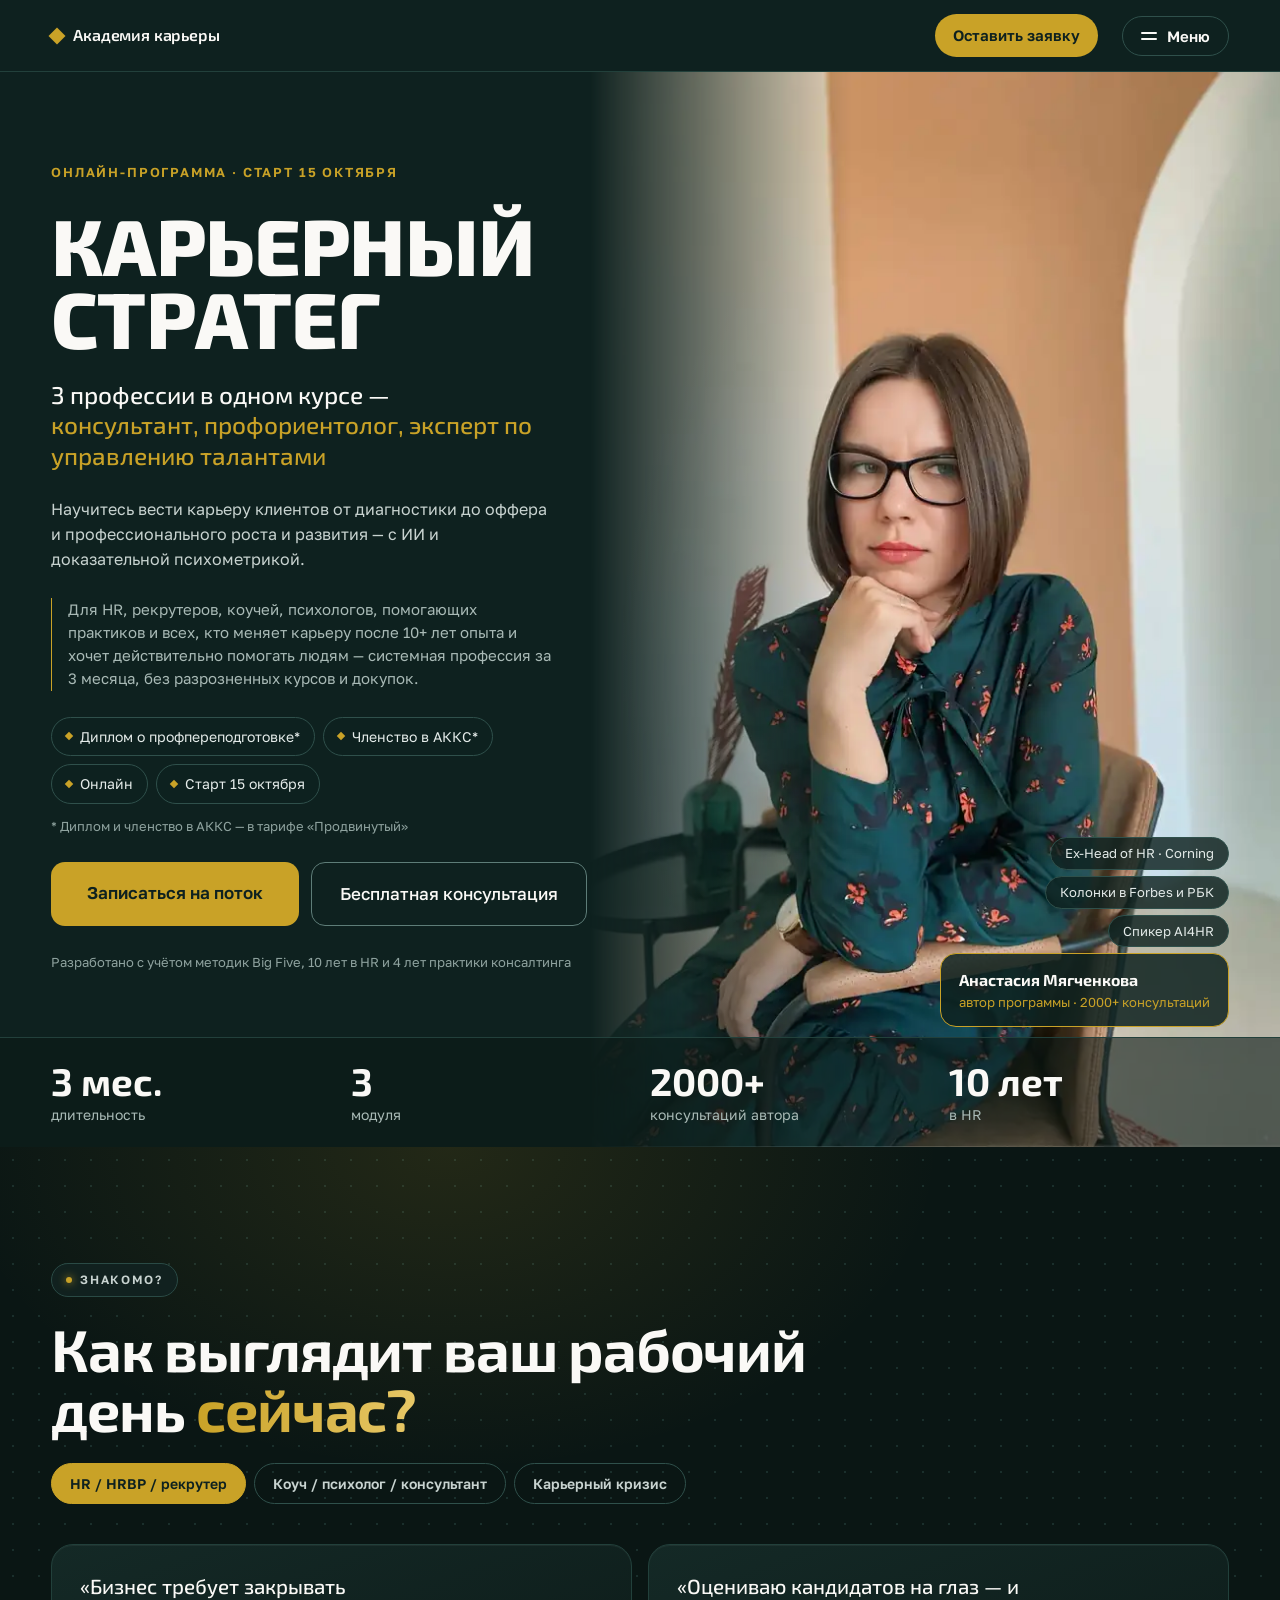
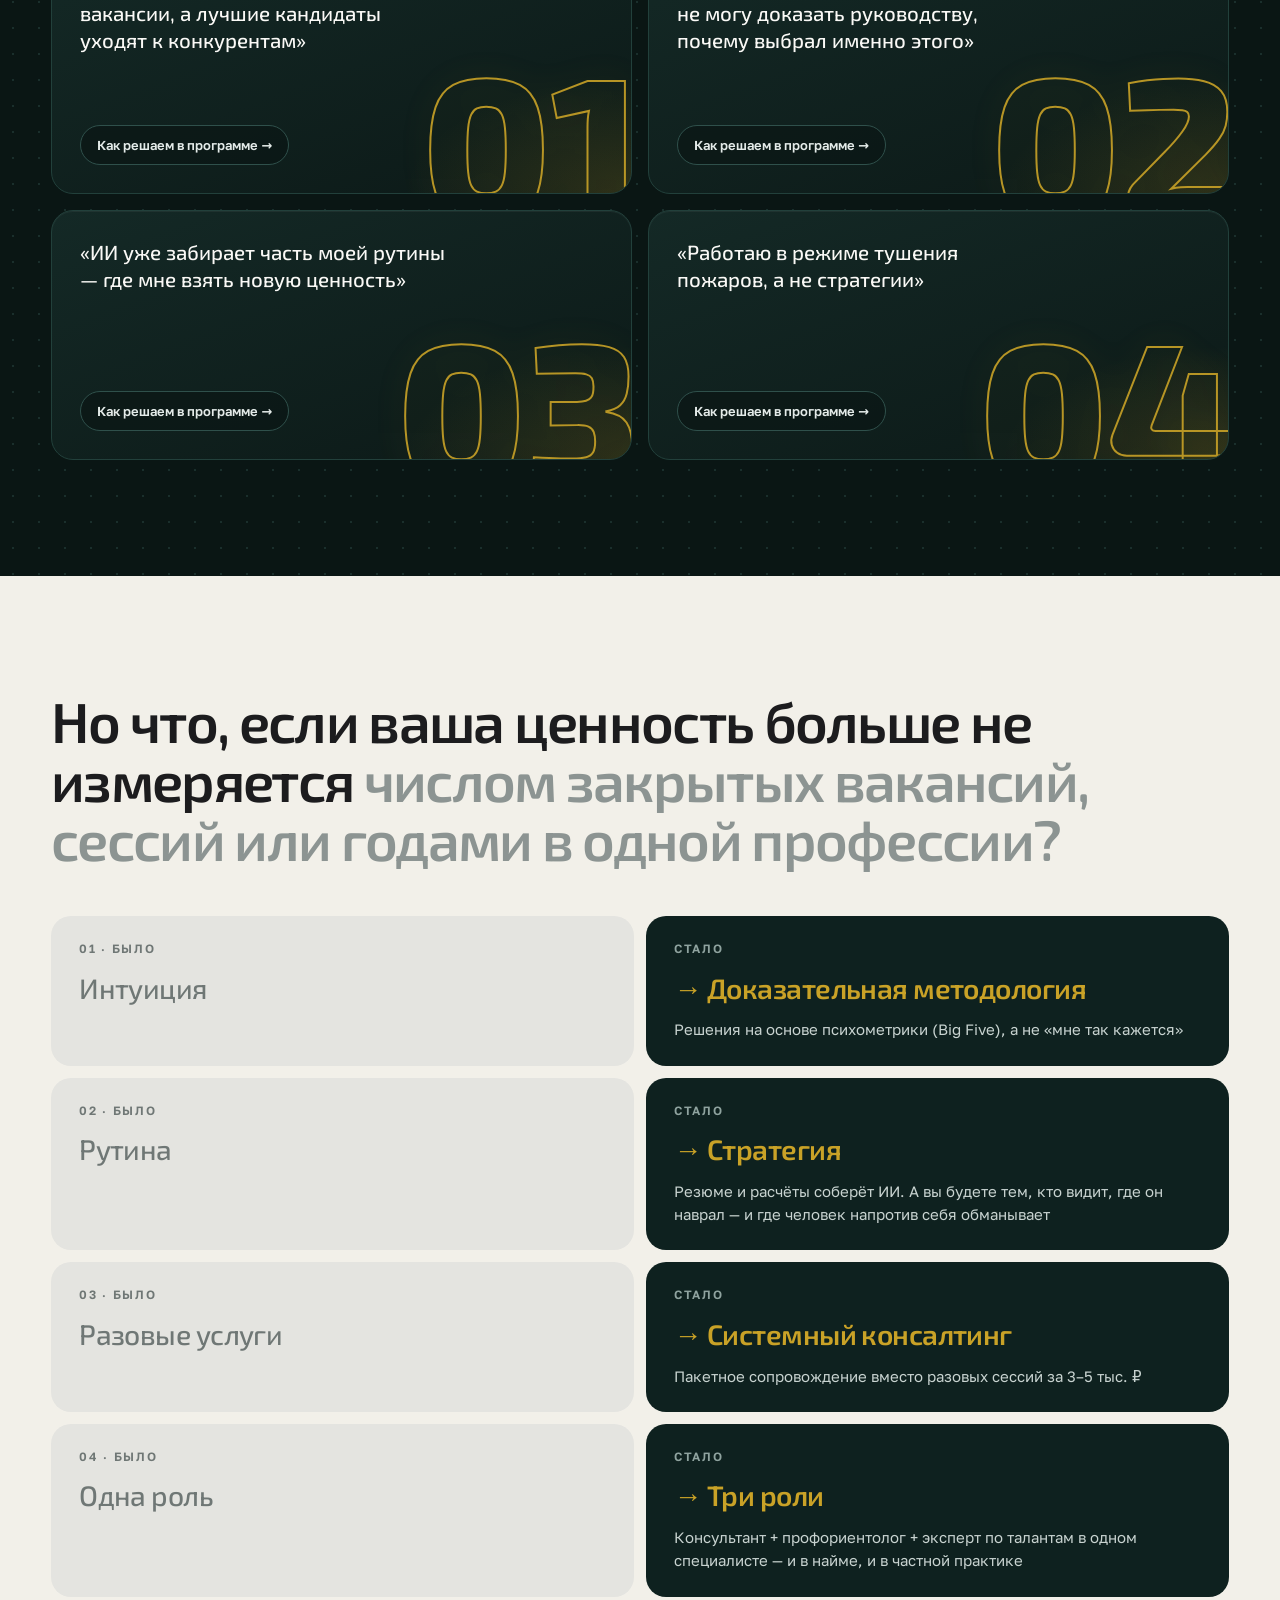
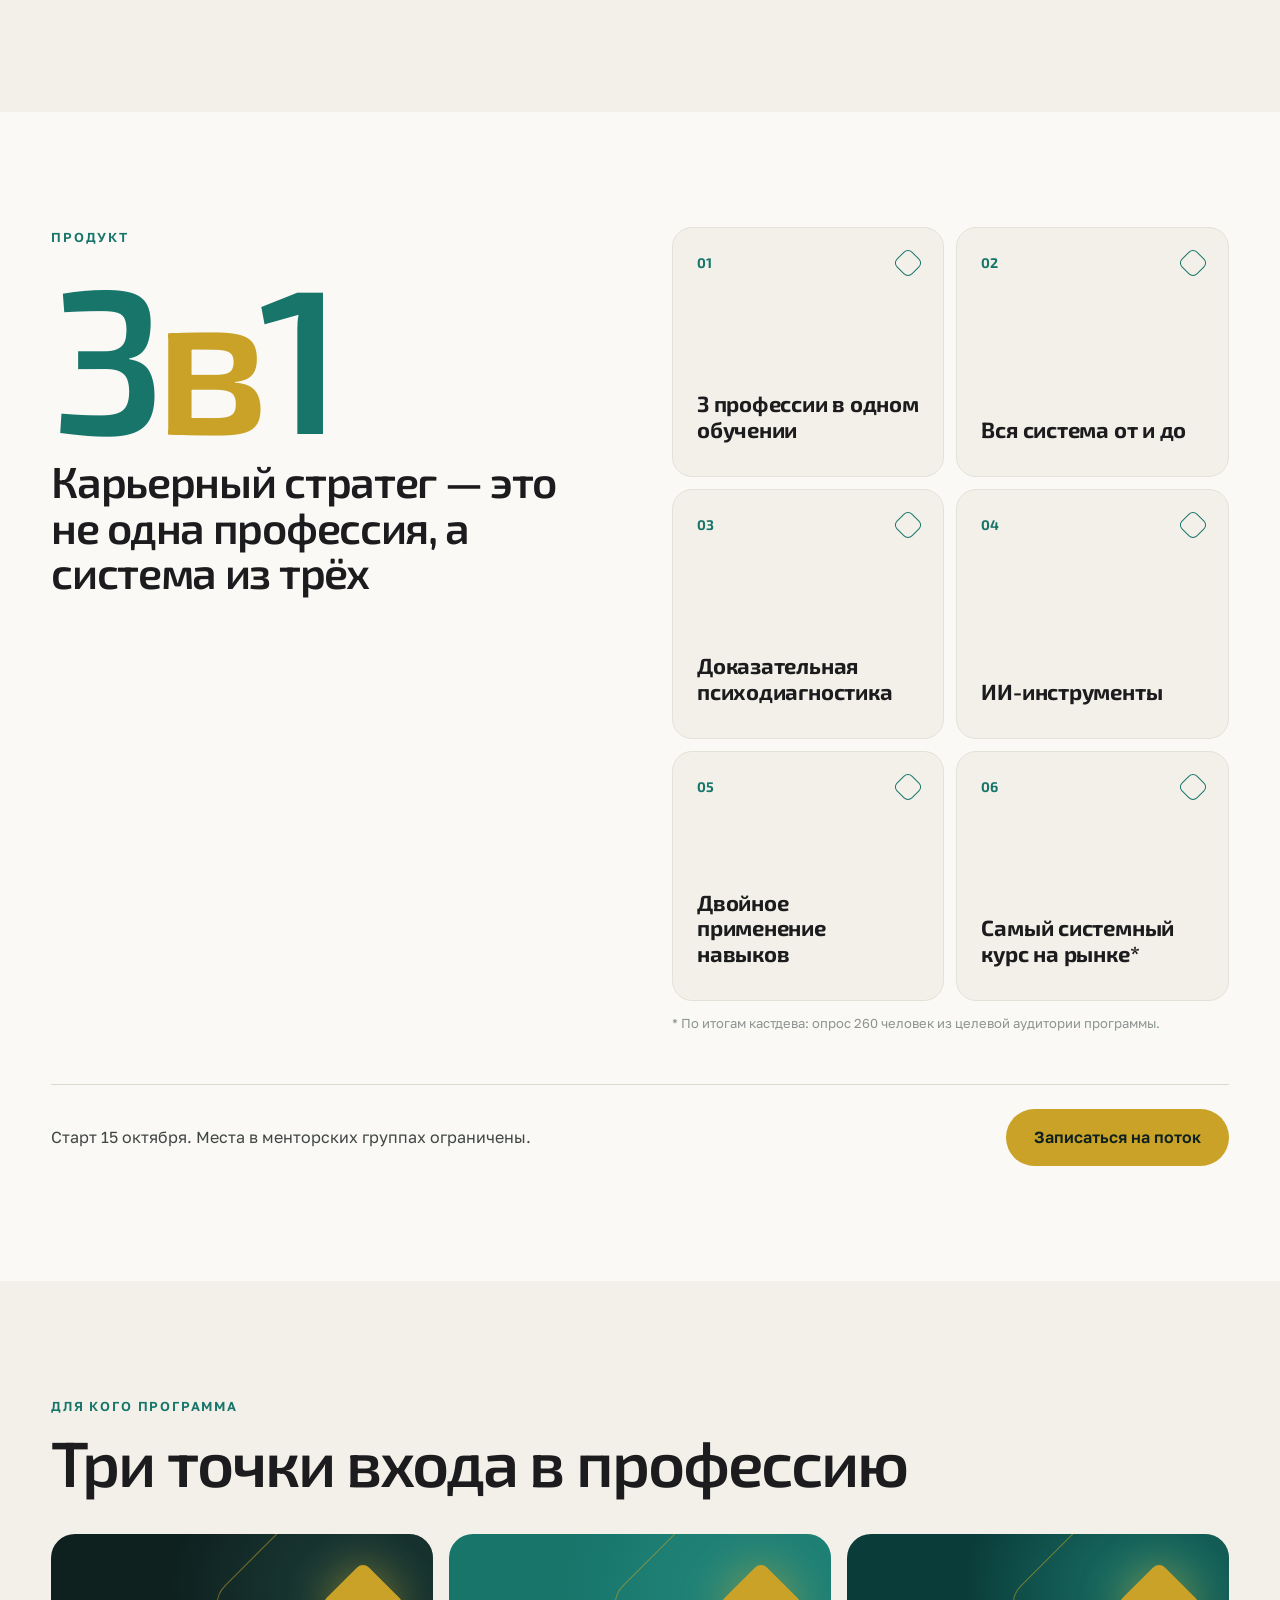
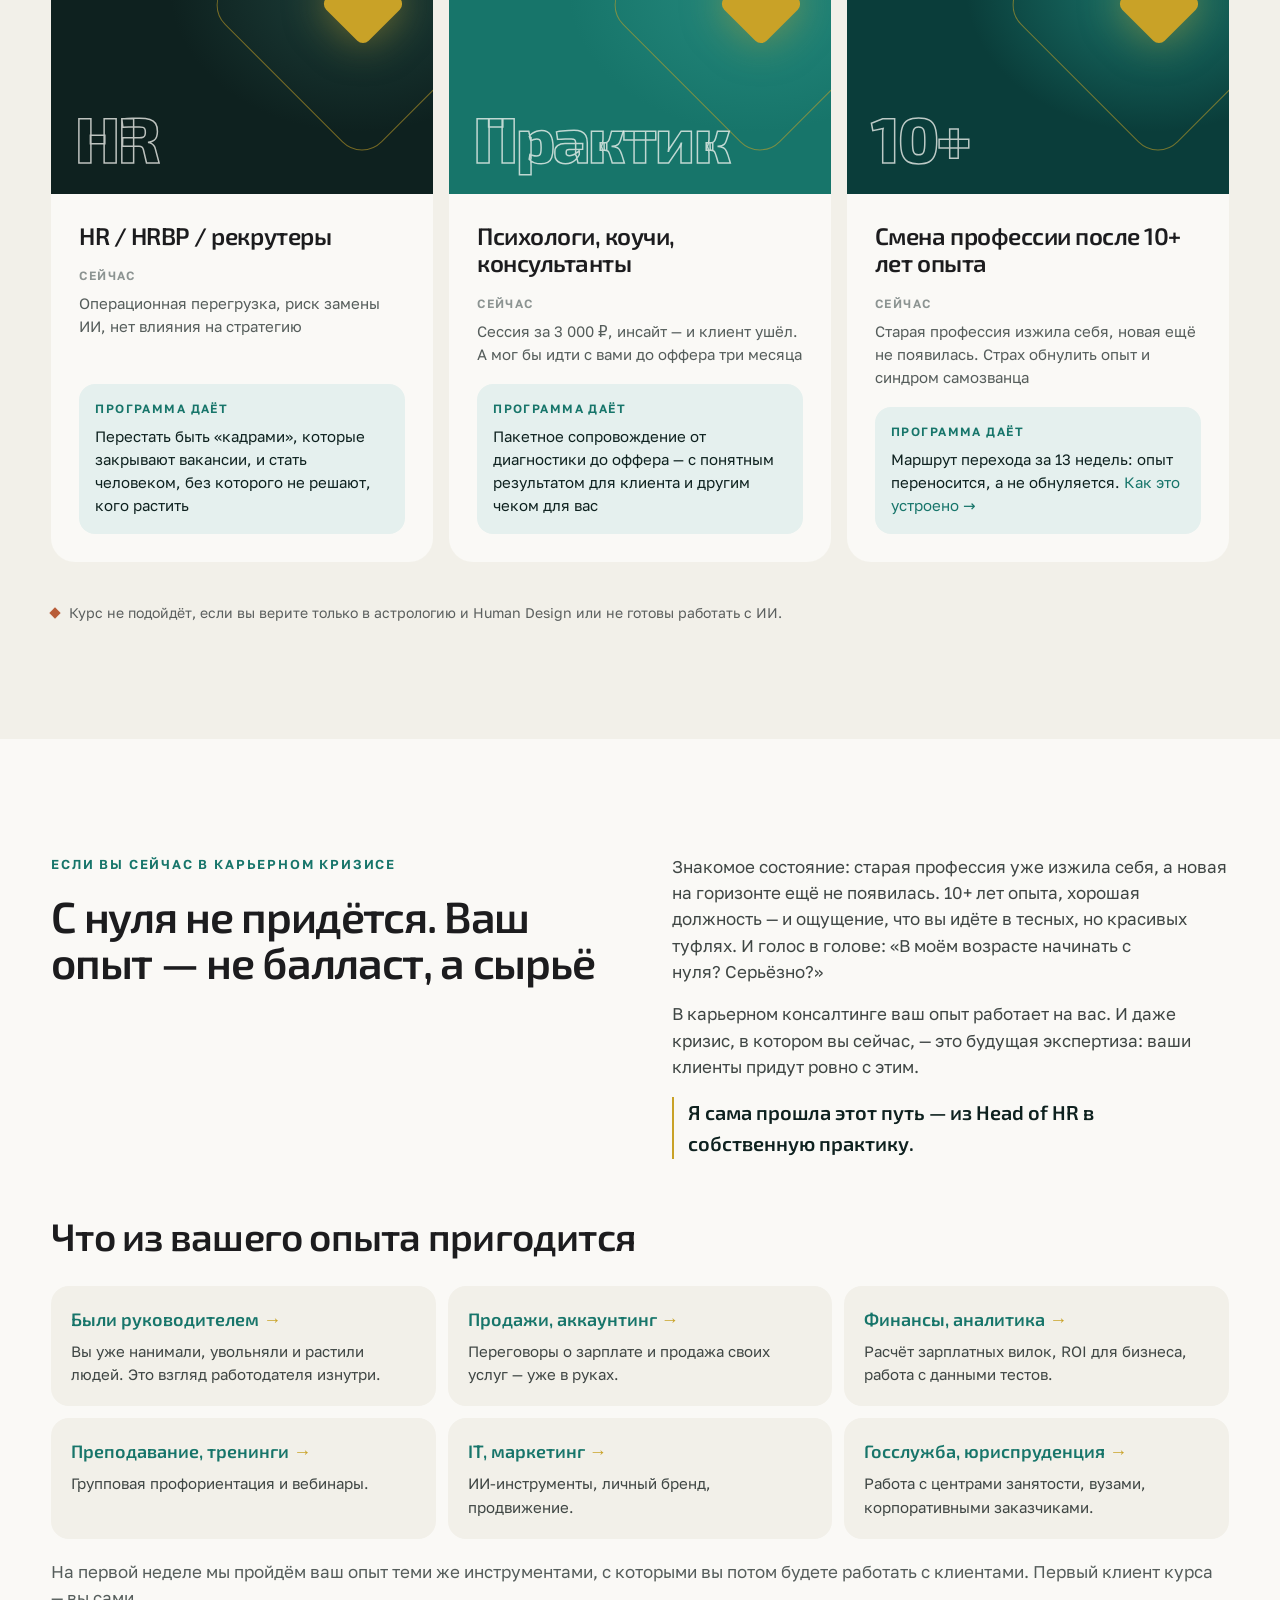
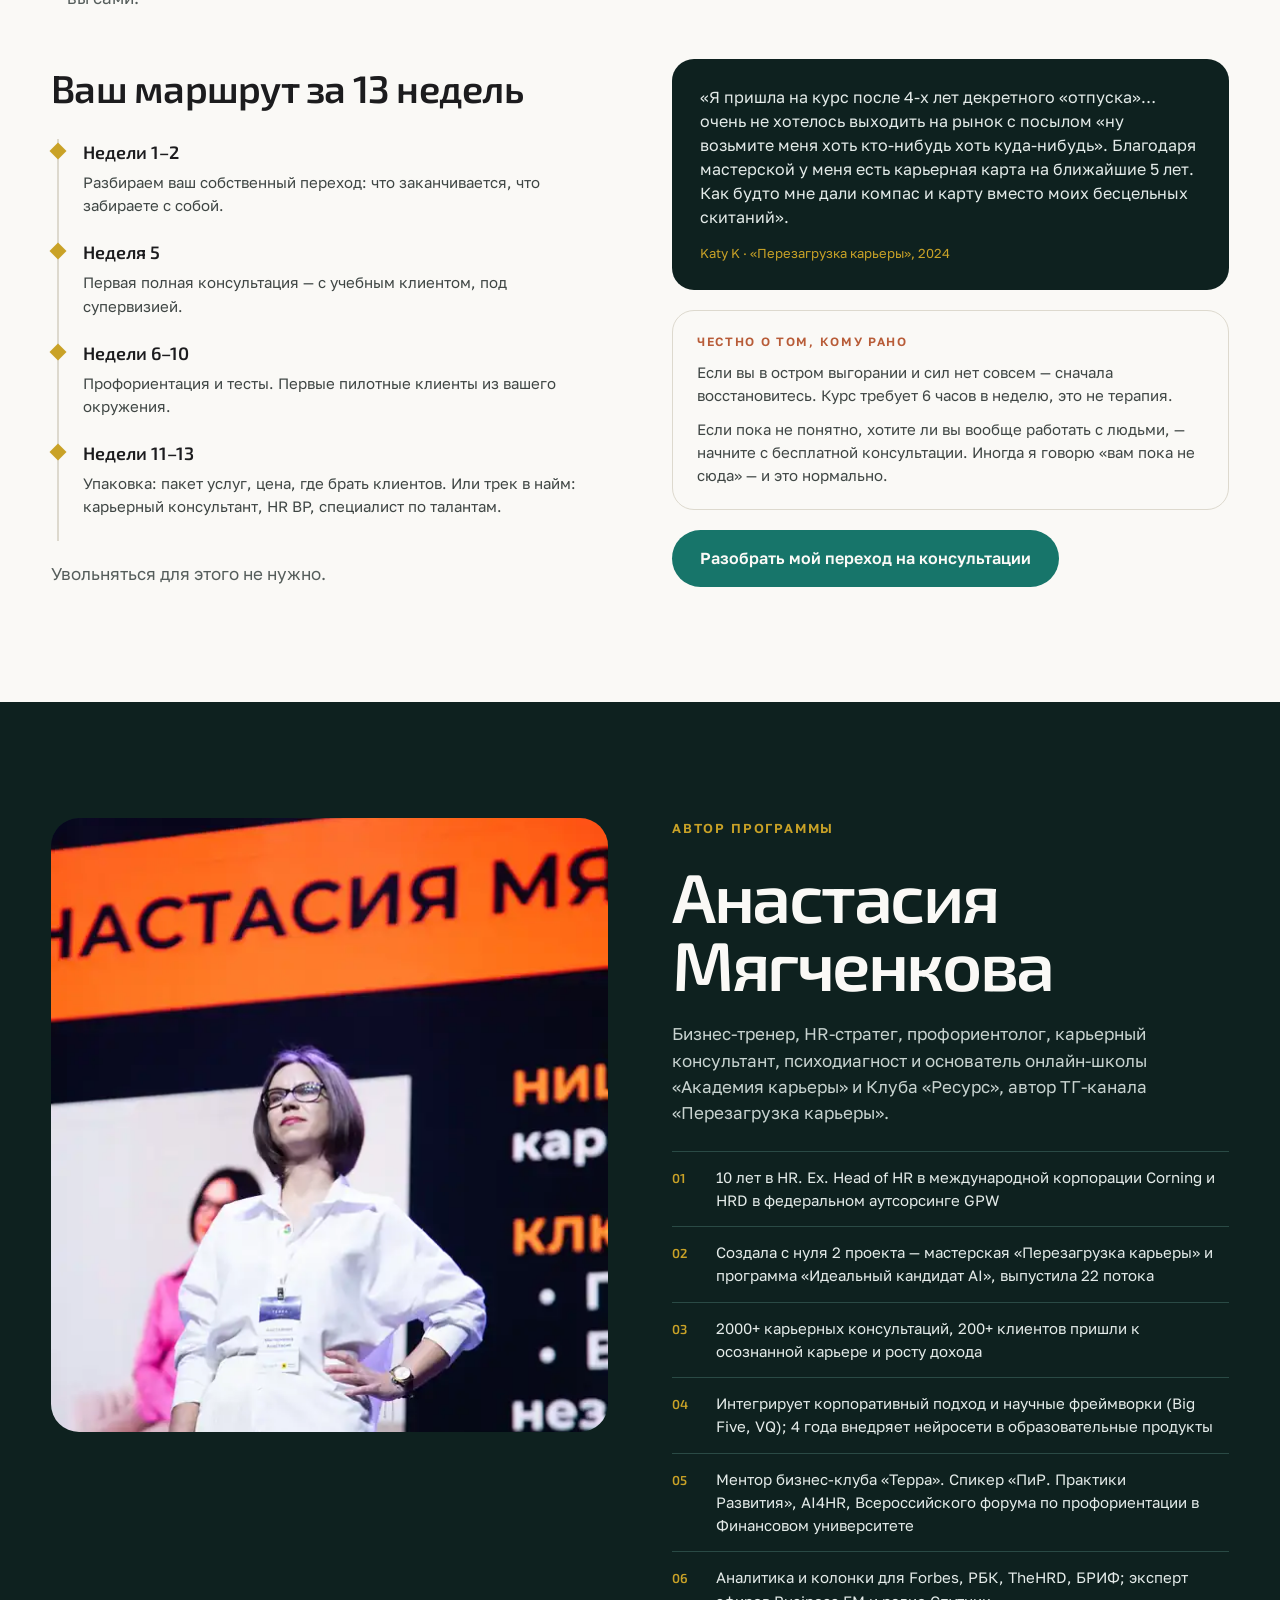
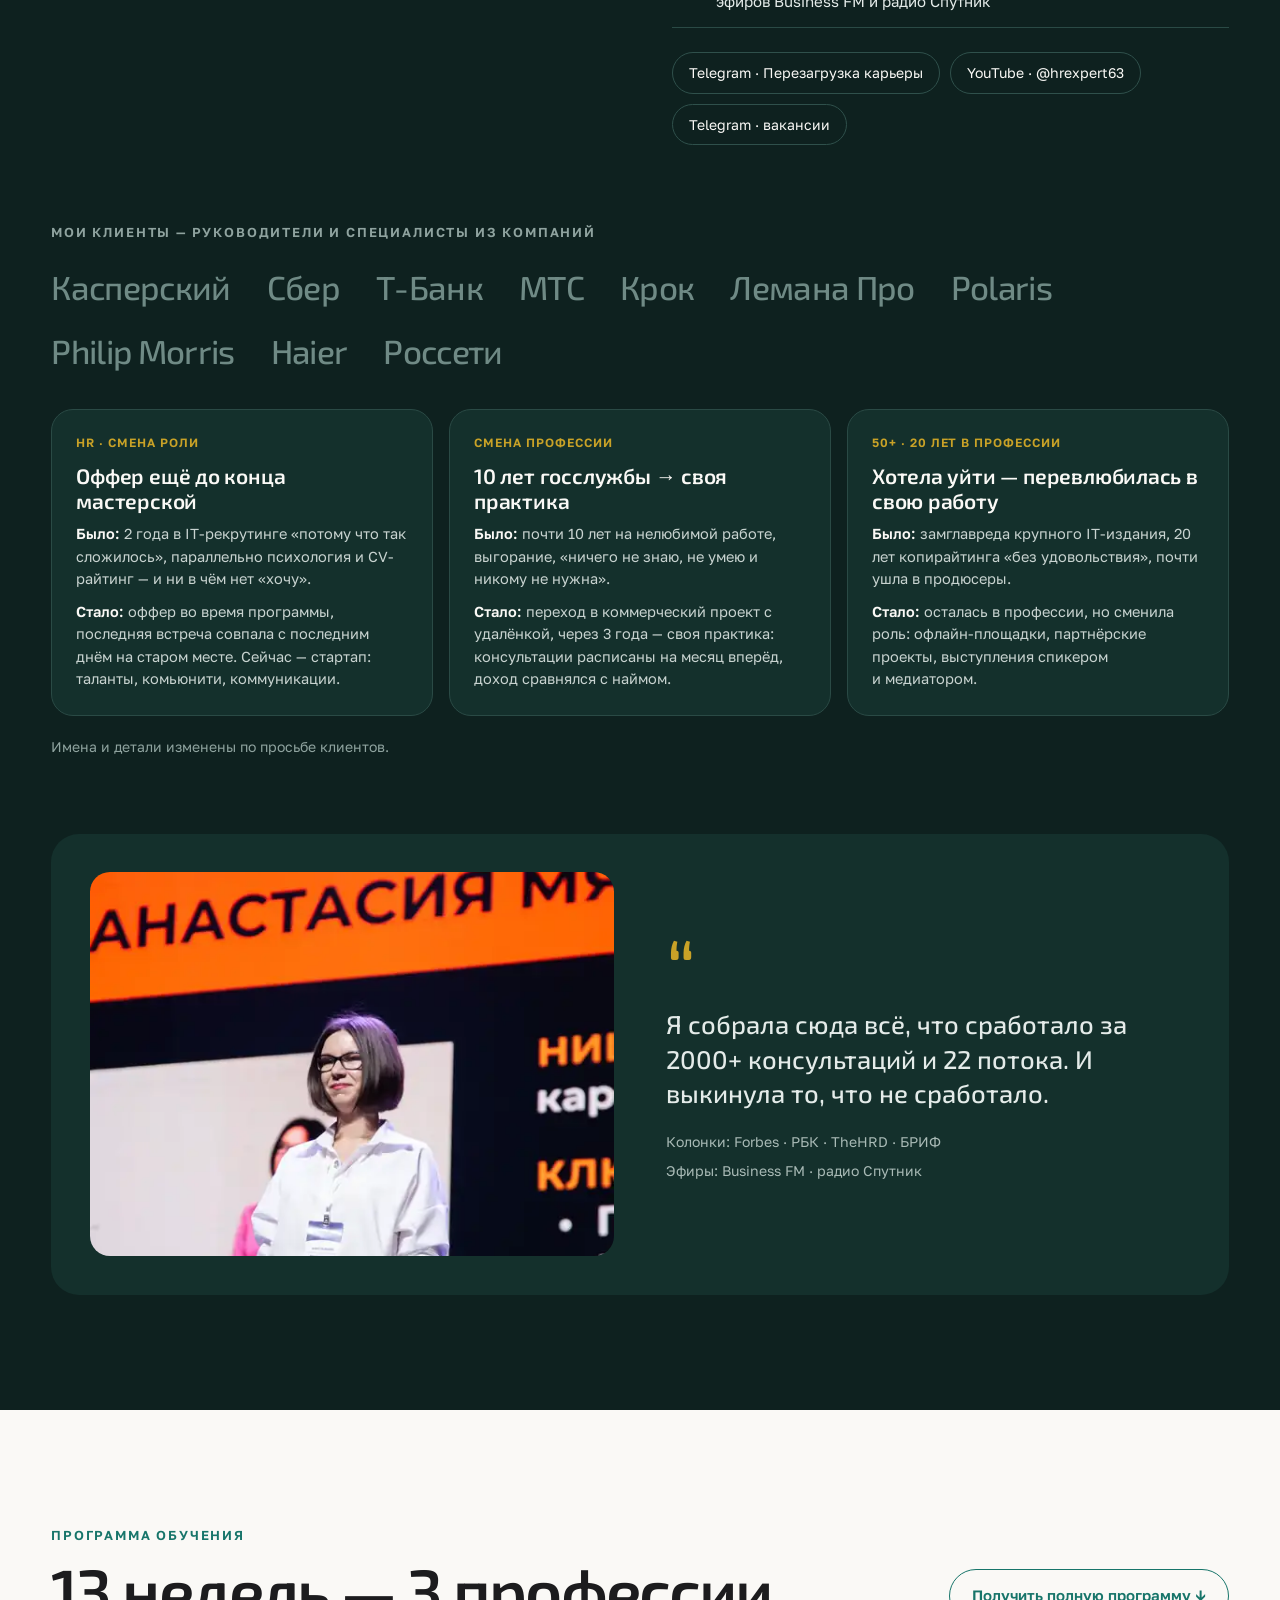
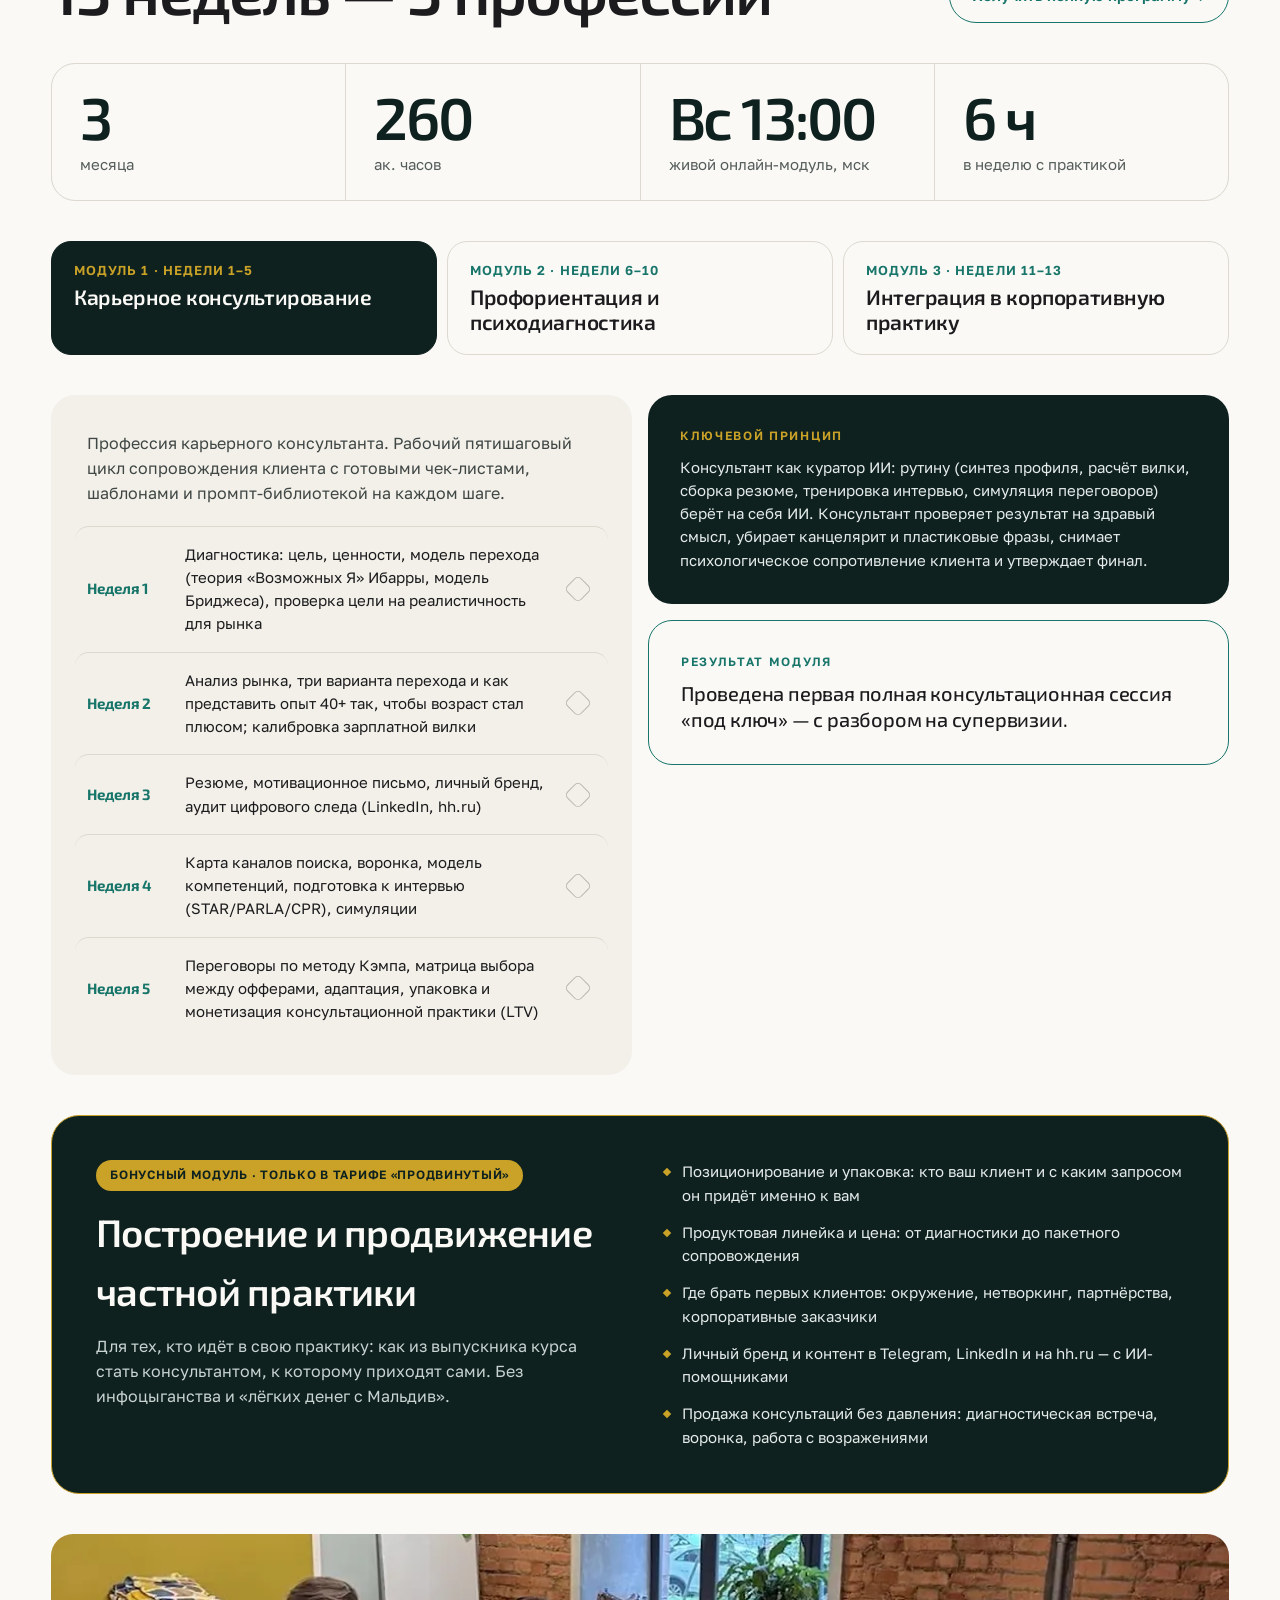
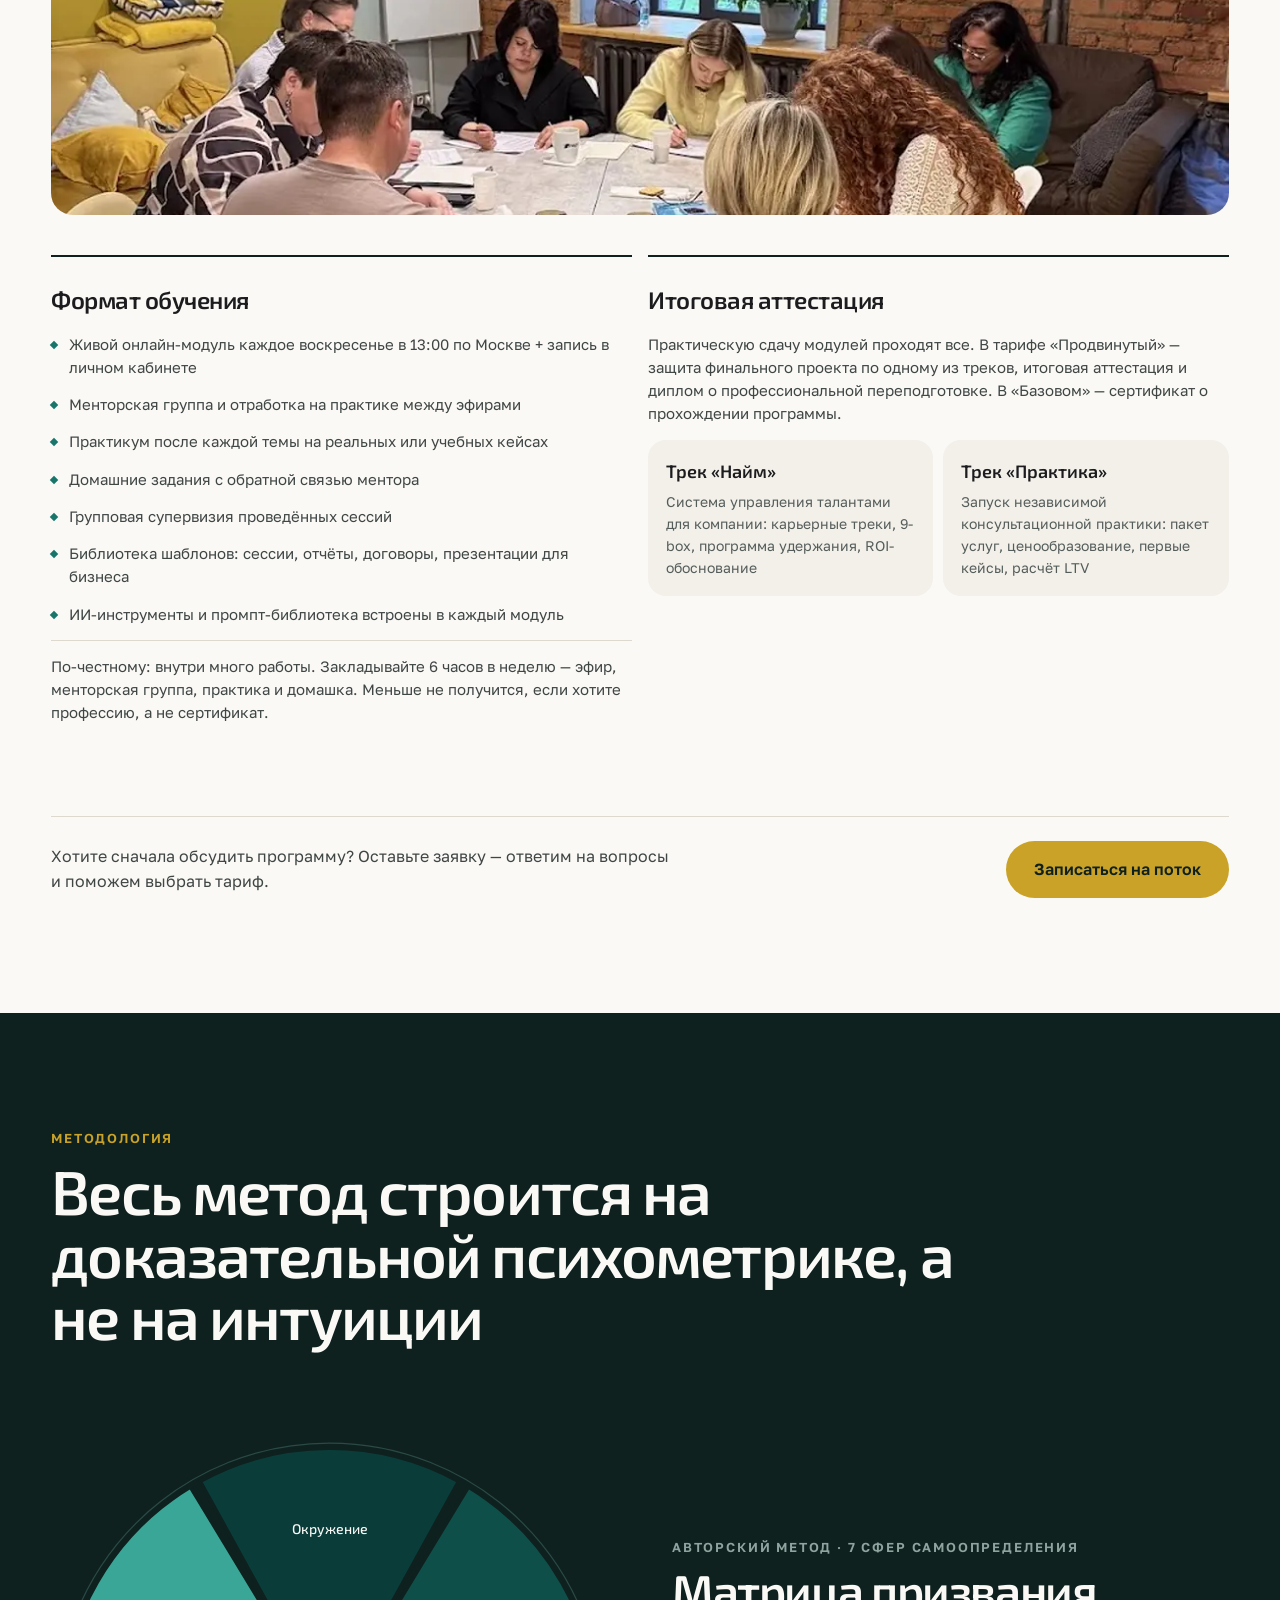
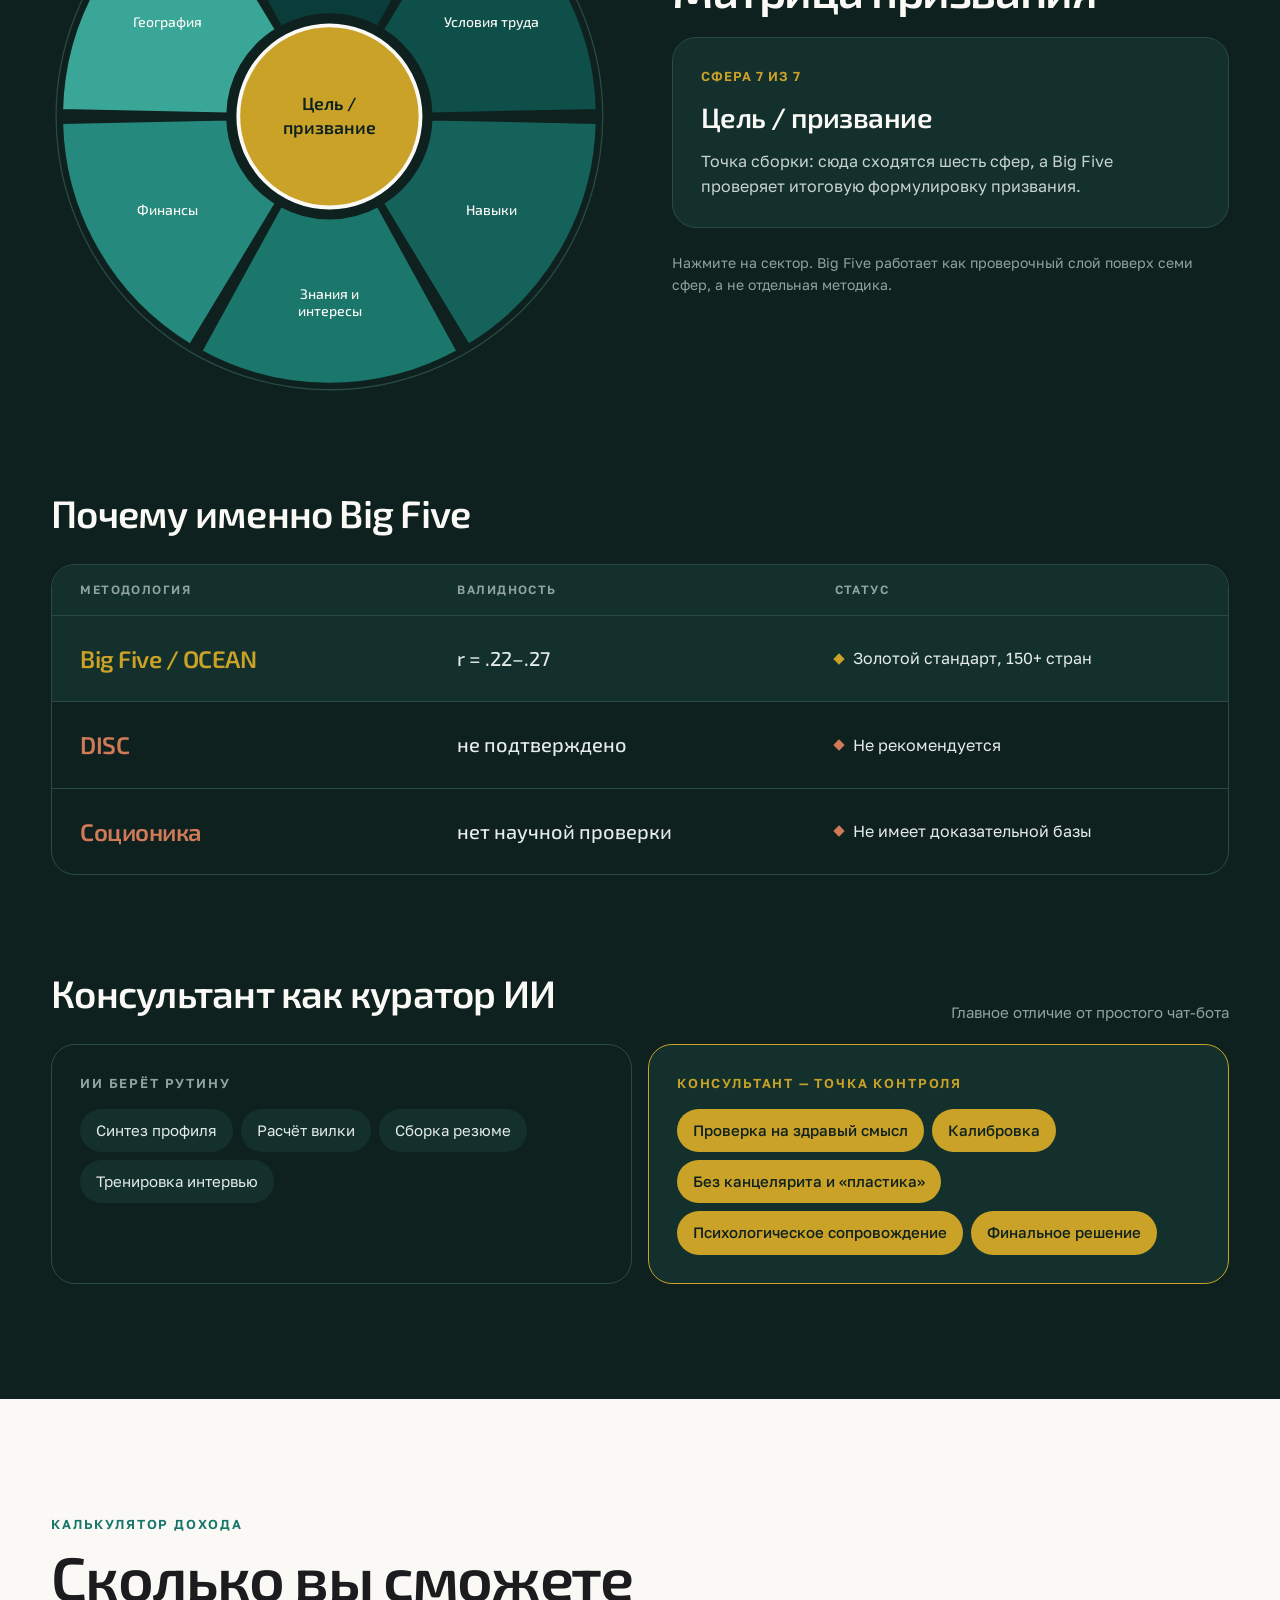
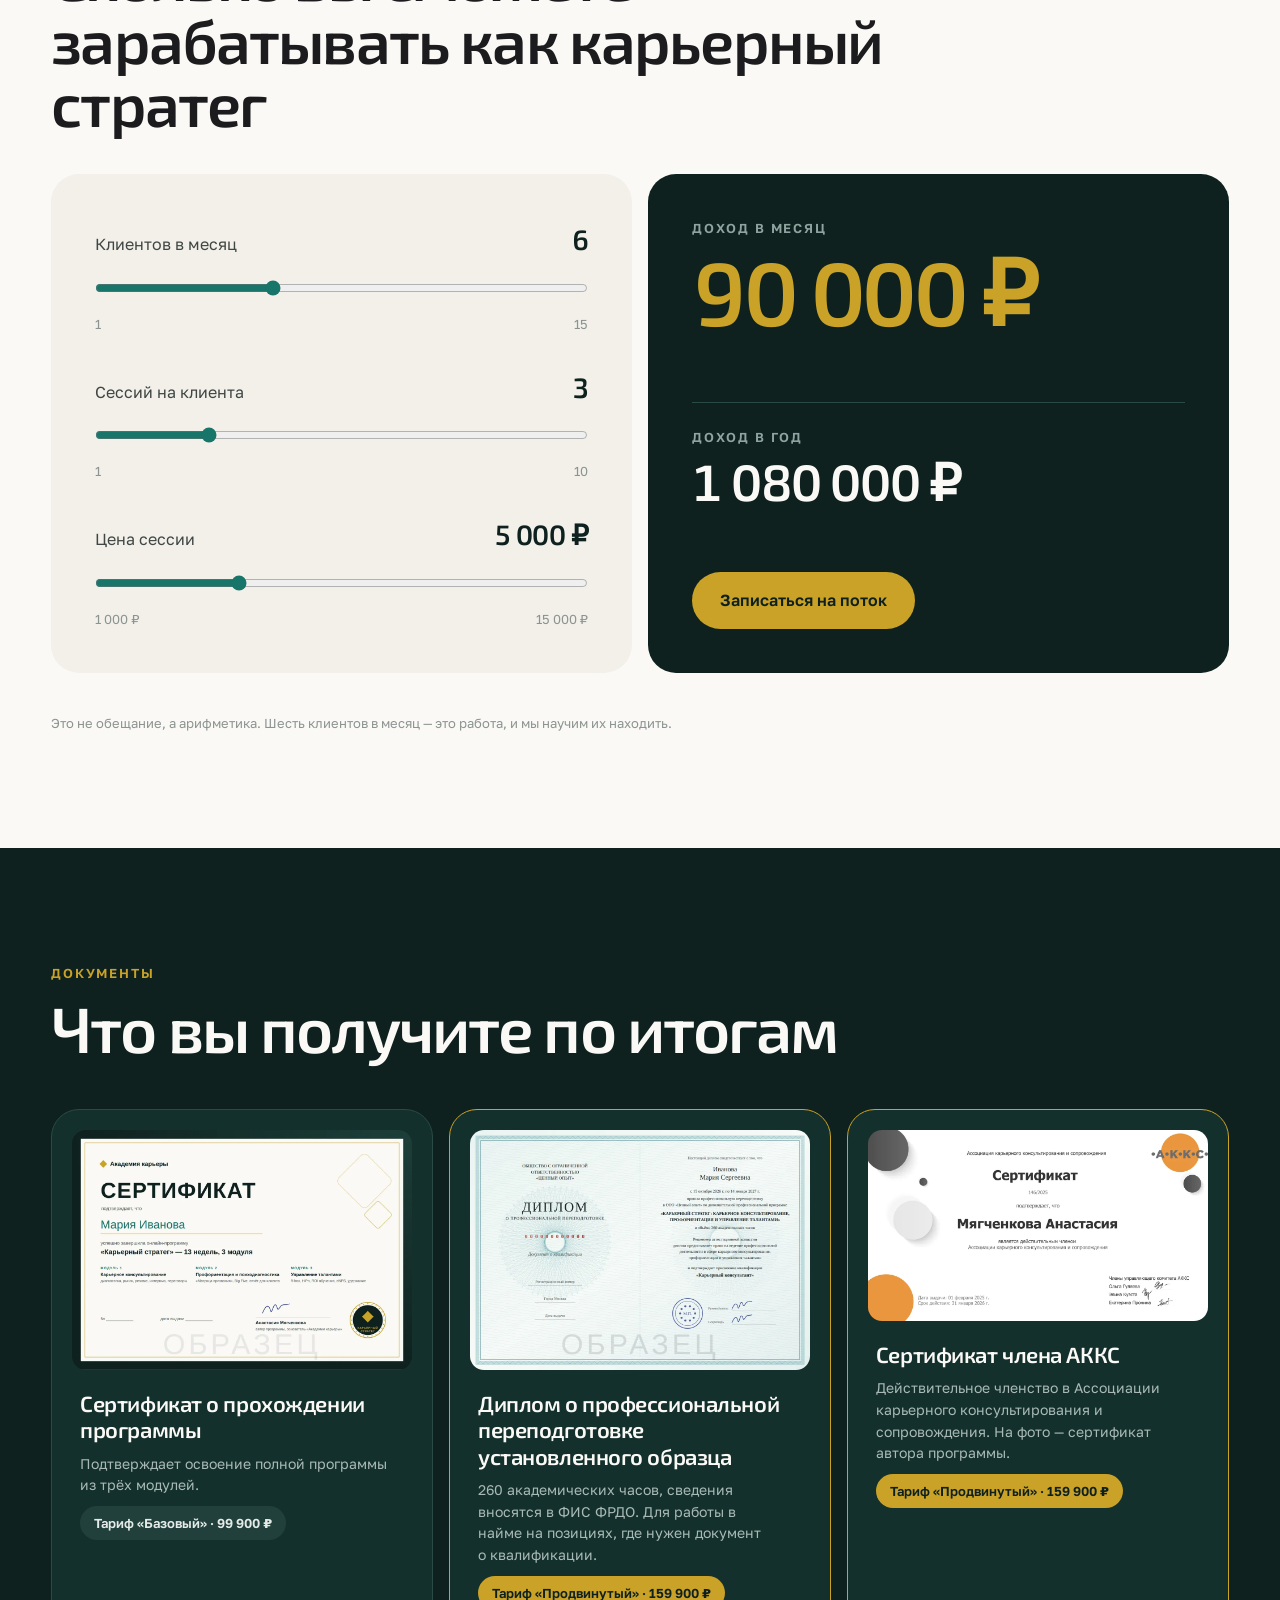
<file: index.html>
<!DOCTYPE html>
<html lang="ru">
<head>
<meta charset="utf-8">
<meta name="viewport" content="width=device-width, initial-scale=1">
<title>Карьерный стратег — онлайн-курс Анастасии Мягченковой: 3 профессии за 3 месяца</title>
<meta name="description" content="Онлайн-программа «Карьерный стратег»: карьерный консультант, профориентолог и эксперт по управлению талантами за 13 недель. Big Five, ИИ-инструменты, сертификат или диплом о профпереподготовке. Старт 15 октября.">
<meta name="keywords" content="курс карьерного консультанта, обучение профориентолога, карьерный консультант обучение, профориентация взрослых, управление талантами, Big Five, HR курс, Анастасия Мягченкова">
<link rel="canonical" href="https://karernyi-strateg.hrexpert63.ru/">
<meta name="robots" content="index, follow, max-image-preview:large">
<meta name="theme-color" content="#0E211F">
<meta name="yandex-verification" content="17958ab596816b1d">

<meta property="og:type" content="website">
<meta property="og:locale" content="ru_RU">
<meta property="og:site_name" content="Академия карьеры">
<meta property="og:title" content="Карьерный стратег — 3 профессии в одном курсе">
<meta property="og:description" content="Карьерный консультант, профориентолог и эксперт по управлению талантами за 3 месяца. Старт 15 октября.">
<meta property="og:url" content="https://karernyi-strateg.hrexpert63.ru/">
<meta property="og:image" content="https://karernyi-strateg.hrexpert63.ru/img/hero.webp">
<meta name="twitter:card" content="summary_large_image">

<link rel="icon" href="favicon.svg" type="image/svg+xml">
<link rel="preload" as="font" type="font/woff2" href="fonts/exo2-cyrillic.woff2" crossorigin>
<link rel="preload" as="font" type="font/woff2" href="fonts/golostext-cyrillic.woff2" crossorigin>
<link rel="preload" as="image" href="img/hero.webp">
<link rel="stylesheet" href="styles.css">

<script type="application/ld+json">
{
  "@context": "https://schema.org",
  "@graph": [
    {
      "@type": "Course",
      "name": "Карьерный стратег",
      "description": "Онлайн-программа: карьерный консультант, профориентолог и эксперт по управлению талантами за 13 недель. Доказательная психометрика Big Five, авторский метод «Матрица призвания», ИИ-инструменты. В тарифе «Продвинутый» — бонусный модуль «Построение и продвижение частной практики».",
      "inLanguage": "ru",
      "provider": { "@type": "Organization", "name": "Академия карьеры", "sameAs": ["https://t.me/hrexpert63", "https://youtube.com/@hrexpert63"] },
      "author": { "@type": "Person", "name": "Анастасия Мягченкова", "jobTitle": "HR-стратег, карьерный консультант, профориентолог" },
      "hasCourseInstance": {
        "@type": "CourseInstance",
        "courseMode": "online",
        "startDate": "2026-10-15",
        "courseWorkload": "P13W"
      },
      "offers": [
        { "@type": "Offer", "name": "Базовый", "price": "99900", "priceCurrency": "RUB", "category": "Paid" },
        { "@type": "Offer", "name": "Продвинутый", "price": "159900", "priceCurrency": "RUB", "category": "Paid" }
      ]
    },
    {
      "@type": "FAQPage",
      "mainEntity": [
        { "@type": "Question", "name": "Будет ли курс полезен лично мне, если я уже работаю в HR?", "acceptedAnswer": { "@type": "Answer", "text": "Да. Программа даёт то, чего обычно не хватает в операционном HR: доказательную психометрику, ИИ-инструменты на каждом этапе и язык бизнеса — ROI, eNPS, удержание." } },
        { "@type": "Question", "name": "Не слишком ли дорого?", "acceptedAnswer": { "@type": "Answer", "text": "Чтобы закрыть три компетенции отдельными курсами у разных школ, нужно от 300 000 ₽. Здесь это одна программа и один тариф без докупок." } },
        { "@type": "Question", "name": "Смогу ли я совмещать с работой и семьёй?", "acceptedAnswer": { "@type": "Answer", "text": "Живой онлайн-модуль — по воскресеньям в 13:00 по Москве, запись появляется в личном кабинете. Закладывайте 6 часов в неделю: эфир, менторская группа, практика и домашка." } },
        { "@type": "Question", "name": "Найду ли я первых клиентов без опыта?", "acceptedAnswer": { "@type": "Answer", "text": "Практика идёт внутри курса на реальных и учебных кейсах, первые пилотные клиенты — из вашего окружения. В тарифе «Продвинутый» есть бонусный модуль «Построение и продвижение частной практики»: упаковка, цена, где брать клиентов." } },
        { "@type": "Question", "name": "Нужно ли профильное образование (психология)?", "acceptedAnswer": { "@type": "Answer", "text": "Нет. Важнее эмпатия и управленческий или HR-опыт." } },
        { "@type": "Question", "name": "Чем курс отличается от астрологии, таро или соционики?", "acceptedAnswer": { "@type": "Answer", "text": "Мы не гадаем по типу личности. В основе — Big Five, модель с самой серьёзной научной базой, её используют в 150+ странах." } },
        { "@type": "Question", "name": "Смогу ли я работать с ИИ, если я не технарь?", "acceptedAnswer": { "@type": "Answer", "text": "Да. Все промпты готовы и встроены в шаблоны. От вас нужна роль куратора: проверить, откалибровать и утвердить результат." } },
        { "@type": "Question", "name": "В чём разница тарифов 99 900 и 159 900 ₽?", "acceptedAnswer": { "@type": "Answer", "text": "«Продвинутый» добавляет защиту итогового проекта, диплом о профессиональной переподготовке установленного образца от ООО «Ценный опыт», членство в АККС и бонусный модуль «Построение и продвижение частной практики»." } },
        { "@type": "Question", "name": "Что даёт членство в АККС на практике?", "acceptedAnswer": { "@type": "Answer", "text": "Статус и знак качества для клиентов, супервизию и наставничество, закрытый клуб выпускников и совместные проекты от имени ассоциации." } },
        { "@type": "Question", "name": "Что если я не успеваю по времени?", "acceptedAnswer": { "@type": "Answer", "text": "Записи всех эфиров остаются в личном кабинете, срок доступа указан в оферте." } }
      ]
    }
  ]
}
</script>
</head>
<body>
<a class="skip" href="#main">Перейти к содержанию</a>

<header class="topbar">
  <div class="topbar__in">
    <a class="brand" href="#top"><span class="gem"></span>Академия карьеры</a>
    <a class="btn-pill btn-pill--gold topbar__cta" href="#apply" data-cta="short">Оставить заявку</a>
    <div class="menu" id="menu">
      <button class="menu__btn" type="button" aria-expanded="false" aria-controls="menu-panel">
        <span class="menu__bars"><span></span><span></span></span>
        <span class="menu__label">Меню</span>
      </button>
      <div class="menu__panel" id="menu-panel">
        <nav aria-label="Навигация по странице">
          <a href="#program">Программа<span>→</span></a>
          <a href="#method">Методология<span>→</span></a>
          <a href="#author">Автор<span>→</span></a>
          <a href="#pricing">Тарифы<span>→</span></a>
          <a href="#faq">FAQ<span>→</span></a>
          <a href="#apply">Оставить заявку<span>→</span></a>
        </nav>
      </div>
    </div>
  </div>
</header>

<main id="main">

<!-- 01 HERO -->
<section class="hero" id="top">
  <div class="hero__photo">
    <img src="img/hero.webp" alt="Анастасия Мягченкова — автор программы «Карьерный стратег»" width="820" height="1093" fetchpriority="high">
    <ul class="hero__proof" aria-label="Опыт автора">
      <li>Ex-Head of HR · Corning</li>
      <li>Колонки в Forbes и РБК</li>
      <li>Спикер AI4HR</li>
    </ul>
    <div class="hero__name hero__name--narrow">
      <b>Анастасия Мягченкова</b>
      <span>автор программы · 2000+ консультаций</span>
    </div>
  </div>
  <div class="hero__in">
    <div class="hero__text">
      <span class="eyebrow eyebrow--gold">Онлайн-программа · старт 15 октября</span>
      <h1>Карьерный<br>стратег</h1>
      <p class="hero__lead">3 профессии в одном курсе — <span class="gold">консультант, профориентолог, эксперт по управлению талантами</span></p>
      <p class="hero__sub">Научитесь вести карьеру клиентов от диагностики до оффера и профессионального роста и развития — с ИИ и доказательной психометрикой.</p>
      <p class="hero__aud">Для HR, рекрутеров, коучей, психологов, помогающих практиков и всех, кто меняет карьеру после 10+ лет опыта и хочет действительно помогать людям — системная профессия за 3 месяца, без разрозненных курсов и докупок.</p>
      <ul class="hero__badges">
        <li><span class="gem gem--xs"></span>Диплом о профпереподготовке*</li>
        <li><span class="gem gem--xs"></span>Членство в АККС*</li>
        <li><span class="gem gem--xs"></span>Онлайн</li>
        <li><span class="gem gem--xs"></span>Старт 15 октября</li>
      </ul>
      <p class="hero__note hero__note--tight">* Диплом и членство в АККС — в тарифе «Продвинутый»</p>
      <div class="hero__ctas">
        <a class="btn btn--gold" href="#apply" data-cta="main">Записаться на поток</a>
        <a class="btn btn--ghost" href="#apply">Бесплатная консультация</a>
      </div>
      <p class="hero__note">Разработано с учётом методик Big Five, 10 лет в HR и 4 лет практики консалтинга</p>
    </div>
  </div>
  <div class="hero__name hero__name--wide">
    <b>Анастасия Мягченкова</b>
    <span>автор программы · 2000+ консультаций</span>
  </div>
  <div class="hero__facts">
    <div class="hero__facts-in">
      <div><b>3 мес.</b><span>длительность</span></div>
      <div><b>3</b><span>модуля</span></div>
      <div><b>2000+</b><span>консультаций автора</span></div>
      <div><b>10 лет</b><span>в HR</span></div>
      <div class="js-timer-block"><b class="gold tnum" data-countdown="inline">15.10</b><span>до старта потока</span></div>
    </div>
  </div>
</section>

<!-- 02 PAINS -->
<section class="pains">
  <div class="wrap stack-40">
    <div class="stack-22">
      <span class="chip-dot"><span></span>Знакомо?</span>
      <div class="row-between">
        <h2 class="h2 h2--pains">Как выглядит ваш рабочий день <span class="gold-grad">сейчас?</span></h2>
        <div class="tabs" role="tablist" aria-label="Выберите вашу роль">
          <button class="tab is-active" role="tab" aria-selected="true" data-tab="0">HR / HRBP / рекрутер</button>
          <button class="tab" role="tab" aria-selected="false" data-tab="1">Коуч / психолог / консультант</button>
          <button class="tab" role="tab" aria-selected="false" data-tab="2">Карьерный кризис</button>
        </div>
      </div>
    </div>
    <div class="pain-group" data-panel="0">
      <div class="pain"><span class="pain__n">01</span><p>«Бизнес требует закрывать вакансии, а лучшие кандидаты уходят к конкурентам»</p><a href="#program" data-mod-link="2">Как решаем в программе →</a></div>
      <div class="pain"><span class="pain__n">02</span><p>«Оцениваю кандидатов на глаз — и не могу доказать руководству, почему выбрал именно этого»</p><a href="#program" data-mod-link="1">Как решаем в программе →</a></div>
      <div class="pain"><span class="pain__n">03</span><p>«ИИ уже забирает часть моей рутины — где мне взять новую ценность»</p><a href="#ai-curator">Как решаем в программе →</a></div>
      <div class="pain"><span class="pain__n">04</span><p>«Работаю в режиме тушения пожаров, а не стратегии»</p><a href="#program" data-mod-link="2">Как решаем в программе →</a></div>
    </div>
    <div class="pain-group" data-panel="1" hidden>
      <div class="pain"><span class="pain__n">01</span><p>«Средний чек за сессию не растёт, а конкуренция только жёстче»</p><a href="#bonus">Как решаем в программе →</a></div>
      <div class="pain"><span class="pain__n">02</span><p>«Довожу клиента до инсайта, но не могу довести его до оффера или денег»</p><a href="#program" data-mod-link="0">Как решаем в программе →</a></div>
      <div class="pain"><span class="pain__n">03</span><p>«Не умею продавать себя корпоративным заказчикам — там другой язык (ROI, метрики)»</p><a href="#program" data-mod-link="2">Как решаем в программе →</a></div>
      <div class="pain"><span class="pain__n">04</span><p>«Боюсь, что тестирование и цифры „обесчеловечат“ мою работу с клиентом»</p><a href="#program" data-mod-link="1">Как решаем в программе →</a></div>
    </div>
    <div class="pain-group" data-panel="2" hidden>
      <div class="pain"><span class="pain__n">01</span><p>«Достигла потолка — и поняла, что это не мой потолок»</p><a href="#switch">Как решаем в программе →</a></div>
      <div class="pain"><span class="pain__n">02</span><p>«Страшно, что 15 лет опыта обнулятся и я буду конкурировать с выпускниками»</p><a href="#switch">Как решаем в программе →</a></div>
      <div class="pain"><span class="pain__n">03</span><p>«Какое я имею право консультировать про карьеру, если сама не знаю, чего хочу?»</p><a href="#switch">Как решаем в программе →</a></div>
      <div class="pain"><span class="pain__n">04</span><p>«Не понимаю, как найти первых клиентов без имени в профессии»</p><a href="#switch">Как решаем в программе →</a></div>
    </div>
  </div>
</section>

<!-- 03 SHIFT -->
<section class="sec sec--sand">
  <div class="wrap stack-48">
    <h2 class="h2 h2--shift">Но что, если ваша ценность больше не измеряется <span class="muted">числом закрытых вакансий, сессий или годами в одной профессии?</span></h2>
    <div class="stack-12">
      <div class="shift"><div class="shift__from"><span class="label">01 · Было</span><span class="shift__big">Интуиция</span></div><div class="shift__to"><span class="label">Стало</span><span class="shift__big">→ Доказательная методология</span><span class="shift__d">Решения на основе психометрики (Big Five), а не «мне так кажется»</span></div></div>
      <div class="shift"><div class="shift__from"><span class="label">02 · Было</span><span class="shift__big">Рутина</span></div><div class="shift__to"><span class="label">Стало</span><span class="shift__big">→ Стратегия</span><span class="shift__d">Резюме и расчёты соберёт ИИ. А вы будете тем, кто видит, где он наврал — и где человек напротив себя обманывает</span></div></div>
      <div class="shift"><div class="shift__from"><span class="label">03 · Было</span><span class="shift__big">Разовые услуги</span></div><div class="shift__to"><span class="label">Стало</span><span class="shift__big">→ Системный консалтинг</span><span class="shift__d">Пакетное сопровождение вместо разовых сессий за 3–5 тыс. ₽</span></div></div>
      <div class="shift"><div class="shift__from"><span class="label">04 · Было</span><span class="shift__big">Одна роль</span></div><div class="shift__to"><span class="label">Стало</span><span class="shift__big">→ Три роли</span><span class="shift__d">Консультант + профориентолог + эксперт по талантам в одном специалисте — и в найме, и в частной практике</span></div></div>
    </div>
  </div>
</section>

<!-- 04 PRODUCT -->
<section class="sec">
  <div class="wrap split-380">
    <div class="stack-24">
      <span class="eyebrow">Продукт</span>
      <div class="three-in-one" aria-hidden="true">3<span>в</span>1</div>
      <h2 class="h2 h2--md">Карьерный стратег — это не одна профессия, а система из трёх</h2>
    </div>
    <div class="usp-grid">
      <div class="usp" tabindex="0"><div class="usp__top"><span class="usp__n">01</span><span class="usp__gem"></span></div><div><h3>3 профессии в одном обучении</h3><p>Карьерный консультант, профориентолог, эксперт по талантам</p></div></div>
      <div class="usp" tabindex="0"><div class="usp__top"><span class="usp__n">02</span><span class="usp__gem"></span></div><div><h3>Вся система от и до</h3><p>От рыночной аналитики до построения стратегии</p></div></div>
      <div class="usp" tabindex="0"><div class="usp__top"><span class="usp__n">03</span><span class="usp__gem"></span></div><div><h3>Доказательная психодиагностика</h3><p>Авторский метод «Матрица призвания» + Big Five вместо интуиции и непроверенных типологий</p></div></div>
      <div class="usp" tabindex="0"><div class="usp__top"><span class="usp__n">04</span><span class="usp__gem"></span></div><div><h3>ИИ-инструменты</h3><p>Промпт-инжиниринг и автоматизация рутины на каждом этапе</p></div></div>
      <div class="usp" tabindex="0"><div class="usp__top"><span class="usp__n">05</span><span class="usp__gem"></span></div><div><h3>Двойное применение навыков</h3><p>В найме (HRBP, Talent Manager) и в независимой практике</p></div></div>
      <div class="usp" tabindex="0"><div class="usp__top"><span class="usp__n">06</span><span class="usp__gem"></span></div><div><h3>Самый системный курс на рынке*</h3><p>Одна система вместо трёх курсов, которые потом придётся склеивать самой</p></div></div>
      <p class="usp-note">* По итогам кастдева: опрос 260 человек из целевой аудитории программы.</p>
    </div>
  </div>
  <div class="wrap">
    <div class="cta-strip">
      <p>Старт 15 октября. Места в менторских группах ограничены.</p>
      <a class="btn-pill btn-pill--gold btn-pill--lg btn-pill--wrap" href="#apply" data-cta="main">Записаться на поток</a>
    </div>
  </div>
</section>

<!-- 05 AUDIENCE -->
<section class="sec sec--sand">
  <div class="wrap stack-40">
    <div class="stack-12">
      <span class="eyebrow">Для кого программа</span>
      <h2 class="h2">Три точки входа в профессию</h2>
    </div>
    <div class="grid-340">
      <article class="persona">
        <div class="persona__media persona__media--1" aria-hidden="true"><span>HR</span></div>
        <div class="persona__body">
          <h3>HR / HRBP / рекрутеры</h3>
          <div class="persona__now"><span class="label">Сейчас</span><p>Операционная перегрузка, риск замены ИИ, нет влияния на стратегию</p></div>
          <div class="persona__gain"><span class="label">Программа даёт</span><p>Перестать быть «кадрами», которые закрывают вакансии, и стать человеком, без которого не решают, кого растить</p></div>
        </div>
      </article>
      <article class="persona">
        <div class="persona__media persona__media--2" aria-hidden="true"><span>Практик</span></div>
        <div class="persona__body">
          <h3>Психологи, коучи, консультанты</h3>
          <div class="persona__now"><span class="label">Сейчас</span><p>Сессия за 3 000 ₽, инсайт — и клиент ушёл. А мог бы идти с вами до оффера три месяца</p></div>
          <div class="persona__gain"><span class="label">Программа даёт</span><p>Пакетное сопровождение от диагностики до оффера — с понятным результатом для клиента и другим чеком для вас</p></div>
        </div>
      </article>
      <article class="persona">
        <div class="persona__media persona__media--3" aria-hidden="true"><span>10+</span></div>
        <div class="persona__body">
          <h3>Смена профессии после 10+ лет опыта</h3>
          <div class="persona__now"><span class="label">Сейчас</span><p>Старая профессия изжила себя, новая ещё не появилась. Страх обнулить опыт и синдром самозванца</p></div>
          <div class="persona__gain"><span class="label">Программа даёт</span><p>Маршрут перехода за 13 недель: опыт переносится, а не обнуляется. <a href="#switch">Как это устроено →</a></p></div>
        </div>
      </article>
    </div>
    <p class="warn"><span class="gem gem--terra"></span><span>Курс не подойдёт, если вы верите только в астрологию и Human Design или не готовы работать с ИИ.</span></p>
  </div>
</section>

<!-- 05b SWITCH -->
<section class="sec switch" id="switch">
  <div class="wrap stack-48">
    <div class="split-420 split--start">
      <div class="stack-20">
        <span class="eyebrow">Если вы сейчас в карьерном кризисе</span>
        <h2 class="h2 h2--md">С нуля не придётся. Ваш опыт — не балласт, а сырьё</h2>
      </div>
      <div class="stack-16 switch__intro">
        <p>Знакомое состояние: старая профессия уже изжила себя, а новая на горизонте ещё не появилась. 10+ лет опыта, хорошая должность — и ощущение, что вы идёте в тесных, но красивых туфлях. И голос в голове: «В моём возрасте начинать с нуля? Серьёзно?»</p>
        <p>В карьерном консалтинге ваш опыт работает на вас. И даже кризис, в котором вы сейчас, — это будущая экспертиза: ваши клиенты придут ровно с этим.</p>
        <p class="switch__me">Я сама прошла этот путь — из Head of HR в собственную практику.</p>
      </div>
    </div>

    <div class="stack-20">
      <h3 class="h3 h3--lg">Что из вашего опыта пригодится</h3>
      <ul class="transfer">
        <li><b>Были руководителем</b><span>Вы уже нанимали, увольняли и растили людей. Это взгляд работодателя изнутри.</span></li>
        <li><b>Продажи, аккаунтинг</b><span>Переговоры о зарплате и продажа своих услуг — уже в руках.</span></li>
        <li><b>Финансы, аналитика</b><span>Расчёт зарплатных вилок, ROI для бизнеса, работа с данными тестов.</span></li>
        <li><b>Преподавание, тренинги</b><span>Групповая профориентация и вебинары.</span></li>
        <li><b>IT, маркетинг</b><span>ИИ-инструменты, личный бренд, продвижение.</span></li>
        <li><b>Госслужба, юриспруденция</b><span>Работа с центрами занятости, вузами, корпоративными заказчиками.</span></li>
      </ul>
      <p class="body-muted body-muted--lg">На первой неделе мы пройдём ваш опыт теми же инструментами, с которыми вы потом будете работать с клиентами. Первый клиент курса — вы сами.</p>
    </div>

    <div class="split-420 split--start">
      <div class="stack-20">
        <h3 class="h3 h3--lg">Ваш маршрут за 13 недель</h3>
        <ol class="route">
          <li><b>Недели 1–2</b><span>Разбираем ваш собственный переход: что заканчивается, что забираете с собой.</span></li>
          <li><b>Неделя 5</b><span>Первая полная консультация — с учебным клиентом, под супервизией.</span></li>
          <li><b>Недели 6–10</b><span>Профориентация и тесты. Первые пилотные клиенты из вашего окружения.</span></li>
          <li><b>Недели 11–13</b><span>Упаковка: пакет услуг, цена, где брать клиентов. Или трек в найм: карьерный консультант, HR BP, специалист по талантам.</span></li>
        </ol>
        <p class="body-muted body-muted--lg">Увольняться для этого не нужно.</p>
      </div>
      <div class="stack-20">
        <blockquote class="switch__quote">
          <p>«Я пришла на курс после 4-х лет декретного «отпуска»… очень не хотелось выходить на рынок с посылом «ну возьмите меня хоть кто-нибудь хоть куда-нибудь». Благодаря мастерской у меня есть карьерная карта на ближайшие 5 лет. Как будто мне дали компас и карту вместо моих бесцельных скитаний».</p>
          <cite>Katy K · «Перезагрузка карьеры», 2024</cite>
        </blockquote>
        <div class="honest">
          <span class="label label--terra">Честно о том, кому рано</span>
          <p>Если вы в остром выгорании и сил нет совсем — сначала восстановитесь. Курс требует 6 часов в неделю, это не терапия.</p>
          <p>Если пока не понятно, хотите ли вы вообще работать с людьми, — начните с бесплатной консультации. Иногда я говорю «вам пока не сюда» — и это нормально.</p>
        </div>
        <a class="btn-pill btn-pill--teal btn-pill--lg btn-pill--wrap" href="#apply" data-plan="Консультация: разбор перехода">Разобрать мой переход на консультации</a>
      </div>
    </div>
  </div>
</section>

<!-- 06 AUTHOR -->
<section class="sec sec--dark" id="author">
  <div class="wrap stack-author">
    <div class="split-420">
      <div class="author__photo">
        <img src="img/author-main.webp" alt="Анастасия Мягченкова" width="560" height="840" loading="lazy">
      </div>
      <div class="stack-24">
        <span class="eyebrow eyebrow--gold">Автор программы</span>
        <h2 class="h2 h2--author">Анастасия Мягченкова</h2>
        <p class="author__bio">Бизнес-тренер, HR-стратег, профориентолог, карьерный консультант, психодиагност и основатель онлайн-школы «Академия карьеры» и Клуба «Реcурс», автор ТГ-канала «Перезагрузка карьеры».</p>
        <ol class="regalia">
          <li><span>01</span><span>10 лет в HR. Ex. Head of HR в международной корпорации Corning и HRD в федеральном аутсорсинге GPW</span></li>
          <li><span>02</span><span>Создала с нуля 2 проекта — мастерская «Перезагрузка карьеры» и программа «Идеальный кандидат AI», выпустила 22 потока</span></li>
          <li><span>03</span><span>2000+ карьерных консультаций, 200+ клиентов пришли к осознанной карьере и росту дохода</span></li>
          <li><span>04</span><span>Интегрирует корпоративный подход и научные фреймворки (Big Five, VQ); 4 года внедряет нейросети в образовательные продукты</span></li>
          <li><span>05</span><span>Ментор бизнес-клуба «Терра». Спикер «ПиР. Практики Развития», AI4HR, Всероссийского форума по профориентации в Финансовом университете</span></li>
          <li><span>06</span><span>Аналитика и колонки для Forbes, РБК, TheHRD, БРИФ; эксперт эфиров Business FM и радио Спутник</span></li>
        </ol>
        <div class="socials">
          <a href="https://t.me/hrexpert63" rel="noopener" target="_blank">Telegram · Перезагрузка карьеры</a>
          <a href="https://youtube.com/@hrexpert63" rel="noopener" target="_blank">YouTube · @hrexpert63</a>
          <a href="https://t.me/hrexpert63_vacancies" rel="noopener" target="_blank">Telegram · вакансии</a>
        </div>
      </div>
    </div>
    <div class="stack-20">
      <span class="eyebrow eyebrow--muted">Мои клиенты — руководители и специалисты из компаний</span>
      <ul class="clients">
        <li>Касперский</li><li>Сбер</li><li>Т-Банк</li><li>МТС</li><li>Крок</li><li>Лемана Про</li><li>Polaris</li><li>Philip Morris</li><li>Haier</li><li>Россети</li>
      </ul>
      <div class="cases">
        <article class="case">
          <span class="case__seg">HR · смена роли</span>
          <h3>Оффер ещё до конца мастерской</h3>
          <p><b>Было:</b> 2 года в IT-рекрутинге «потому что так сложилось», параллельно психология и CV-райтинг — и ни в чём нет «хочу».</p>
          <p><b>Стало:</b> оффер во время программы, последняя встреча совпала с последним днём на старом месте. Сейчас — стартап: таланты, комьюнити, коммуникации.</p>
        </article>
        <article class="case">
          <span class="case__seg">Смена профессии</span>
          <h3>10 лет госслужбы → своя практика</h3>
          <p><b>Было:</b> почти 10 лет на нелюбимой работе, выгорание, «ничего не знаю, не умею и никому не нужна».</p>
          <p><b>Стало:</b> переход в коммерческий проект с удалёнкой, через 3 года — своя практика: консультации расписаны на месяц вперёд, доход сравнялся с наймом.</p>
        </article>
        <article class="case">
          <span class="case__seg">50+ · 20 лет в профессии</span>
          <h3>Хотела уйти — перевлюбилась в свою работу</h3>
          <p><b>Было:</b> замглавреда крупного IT-издания, 20 лет копирайтинга «без удовольствия», почти ушла в продюсеры.</p>
          <p><b>Стало:</b> осталась в профессии, но сменила роль: офлайн-площадки, партнёрские проекты, выступления спикером и медиатором.</p>
        </article>
      </div>
      <p class="hint">Имена и детали изменены по просьбе клиентов.</p>
    </div>
    <div class="author__stage">
      <div class="author__stage-photo">
        <img src="img/author-stage.webp" alt="Анастасия Мягченкова на выступлении" width="560" height="840" loading="lazy">
      </div>
      <div class="stack-20">
        <span class="author__quote" aria-hidden="true">“</span>
        <p class="author__story">Я собрала сюда всё, что сработало за 2000+ консультаций и 22 потока. И выкинула то, что не сработало.</p>
        <div class="author__media">
          <span>Колонки: Forbes · РБК · TheHRD · БРИФ</span>
          <span>Эфиры: Business FM · радио Спутник</span>
        </div>
      </div>
    </div>
  </div>
</section>

<!-- 07 PROGRAM -->
<section class="sec" id="program">
  <div class="wrap stack-40">
    <div class="row-between">
      <div class="stack-12">
        <span class="eyebrow">Программа обучения</span>
        <h2 class="h2">13 недель — 3 профессии</h2>
      </div>
      <!-- TODO: положить PDF программы в site/ и поставить ссылку -->
      <a class="btn-outline" href="#apply">Получить полную программу ↓</a>
    </div>
    <div class="facts-grid">
      <div><b>3</b><span>месяца</span></div>
      <div><b>260</b><span>ак. часов</span></div>
      <div><b>Вс 13:00</b><span>живой онлайн-модуль, мск</span></div>
      <div><b>6 ч</b><span>в неделю с практикой</span></div>
    </div>
    <div class="mod-tabs" role="tablist" aria-label="Модули программы">
      <button class="mod-tab is-active" role="tab" aria-selected="true" data-mod="0"><span>Модуль 1 · недели 1–5</span><b>Карьерное консультирование</b></button>
      <button class="mod-tab" role="tab" aria-selected="false" data-mod="1"><span>Модуль 2 · недели 6–10</span><b>Профориентация и психодиагностика</b></button>
      <button class="mod-tab" role="tab" aria-selected="false" data-mod="2"><span>Модуль 3 · недели 11–13</span><b>Интеграция в корпоративную практику</b></button>
    </div>

    <div class="mod" data-modpanel="0">
      <div class="mod__weeks">
        <p>Профессия карьерного консультанта. Рабочий пятишаговый цикл сопровождения клиента с готовыми чек-листами, шаблонами и промпт-библиотекой на каждом шаге.</p>
        <ul>
          <li><b>Неделя 1</b><span>Диагностика: цель, ценности, модель перехода (теория «Возможных Я» Ибарры, модель Бриджеса), проверка цели на реалистичность для рынка</span><i></i></li>
          <li><b>Неделя 2</b><span>Анализ рынка, три варианта перехода и как представить опыт 40+ так, чтобы возраст стал плюсом; калибровка зарплатной вилки</span><i></i></li>
          <li><b>Неделя 3</b><span>Резюме, мотивационное письмо, личный бренд, аудит цифрового следа (LinkedIn, hh.ru)</span><i></i></li>
          <li><b>Неделя 4</b><span>Карта каналов поиска, воронка, модель компетенций, подготовка к интервью (STAR/PARLA/CPR), симуляции</span><i></i></li>
          <li><b>Неделя 5</b><span>Переговоры по методу Кэмпа, матрица выбора между офферами, адаптация, упаковка и монетизация консультационной практики (LTV)</span><i></i></li>
        </ul>
      </div>
      <div class="mod__side">
        <div class="mod__key"><span class="label">Ключевой принцип</span><p>Консультант как куратор ИИ: рутину (синтез профиля, расчёт вилки, сборка резюме, тренировка интервью, симуляция переговоров) берёт на себя ИИ. Консультант проверяет результат на здравый смысл, убирает канцелярит и пластиковые фразы, снимает психологическое сопротивление клиента и утверждает финал.</p></div>
        <div class="mod__result"><span class="label">Результат модуля</span><p>Проведена первая полная консультационная сессия «под ключ» — с разбором на супервизии.</p></div>
      </div>
    </div>

    <div class="mod" data-modpanel="1" hidden>
      <div class="mod__weeks">
        <p>Профессия профориентолога. Построена на авторском методе мастерской «Перезагрузка карьеры» «Матрица призвания» (семь сфер самоопределения) и усилена доказательной психометрикой Big Five.</p>
        <ul>
          <li><b>Неделя 6</b><span>Основы профориентации взрослых 30–45 лет, работа с убеждением «поздно менять профессию», введение в метод семи сфер</span><i></i></li>
          <li><b>Неделя 7</b><span>Диагностика: окружение (люди, культура, ценности коллег), условия труда и код Голланда (RIASEC), навыки (способности vs перенос навыков)</span><i></i></li>
          <li><b>Неделя 8</b><span>Диагностика: знания и интересы, финансы (реалистичный уровень дохода), география (офис/удалёнка/релокация)</span><i></i></li>
          <li><b>Неделя 9</b><span>Доказательная психодиагностика Big Five: пять факторов, интерпретация профиля — как проверочный слой поверх семи сфер</span><i></i></li>
          <li><b>Неделя 10</b><span>«Точка сборки»: сведение семи сфер и Big Five в формулировку призвания, комплексный отчёт для клиента и бизнеса, автоматизация скоринга через ИИ</span><i></i></li>
        </ul>
      </div>
      <div class="mod__side">
        <div class="mod__key"><span class="label">Семь сфер</span><p>Окружение · условия труда · навыки · знания и интересы · финансы · география · цель/призвание — точка сборки, в которую сходятся остальные шесть секторов.</p></div>
        <div class="mod__result"><span class="label">Результат модуля</span><p>Проведён полный цикл профориентационной сессии и разобран перед группой.</p></div>
      </div>
    </div>

    <div class="mod" data-modpanel="2" hidden>
      <div class="mod__weeks">
        <p>Профессия эксперта по управлению талантами: переупаковка навыков модулей 1–2 под задачи бизнеса.</p>
        <ul>
          <li><b>Неделя 11</b><span>Роль HRBP/Talent Manager, переход от операционного HR к архитектуре человеческого капитала, матрица 9-box, выявление HiPo, треки развития и преемственности</span><i></i></li>
          <li><b>Неделя 12</b><span>Бизнес-язык HR: расчёт ROI обучения, eNPS, критическая текучесть (Critical Attrition), питч внутреннего карьерного центра совету директоров</span><i></i></li>
          <li><b>Неделя 13</b><span>Финальный проект по одному из треков (внедрение системы Talent Management / запуск независимой практики), разбор личной бизнес-модели: найм, фриланс или гибрид</span><i></i></li>
        </ul>
      </div>
      <div class="mod__side">
        <div class="mod__key"><span class="label">Язык бизнеса</span><p>Говорите с руководством на языке ROI, eNPS и удержания персонала — и обосновывайте ценность HR в цифрах.</p></div>
        <div class="roi">
          <span class="label">Кейс: расчёт ROI</span>
          <div class="roi__row">
            <div><b>150 000 ₽</b><span>стоимость обучения</span></div>
            <div><b>350 000 ₽</b><span>экономия на удержании инженера</span></div>
          </div>
          <div class="roi__total"><b>133%</b><span>ROI = (350 000 − 150 000) / 150 000 × 100%</span></div>
        </div>
        <div class="mod__result"><span class="label">Результат модуля</span><p>Готов финальный проект: система Talent Management в компании или запуск независимой практики. В тарифе «Продвинутый» — защита проекта и итоговая аттестация.</p></div>
      </div>
    </div>


    <div class="bonus" id="bonus">
      <div class="stack-12">
        <span class="bonus__tag">Бонусный модуль · только в тарифе «Продвинутый»</span>
        <h3 class="h3 h3--lg">Построение и продвижение частной практики</h3>
        <p class="bonus__lead">Для тех, кто идёт в свою практику: как из выпускника курса стать консультантом, к которому приходят сами. Без инфоцыганства и «лёгких денег с Мальдив».</p>
      </div>
      <ul class="gem-list gem-list--dark">
        <li>Позиционирование и упаковка: кто ваш клиент и с каким запросом он придёт именно к вам</li>
        <li>Продуктовая линейка и цена: от диагностики до пакетного сопровождения</li>
        <li>Где брать первых клиентов: окружение, нетворкинг, партнёрства, корпоративные заказчики</li>
        <li>Личный бренд и контент в Telegram, LinkedIn и на hh.ru — с ИИ-помощниками</li>
        <li>Продажа консультаций без давления: диагностическая встреча, воронка, работа с возражениями</li>
      </ul>
    </div>

    <img class="scene scene--wide" src="img/scene-group-work.webp" alt="Работа в менторской группе на практике" width="1200" height="675" loading="lazy">
    <div class="split-440">
      <div class="ruled">
        <h3 class="h3">Формат обучения</h3>
        <ul class="gem-list">
          <li>Живой онлайн-модуль каждое воскресенье в 13:00 по Москве + запись в личном кабинете</li>
          <li>Менторская группа и отработка на практике между эфирами</li>
          <li>Практикум после каждой темы на реальных или учебных кейсах</li>
          <li>Домашние задания с обратной связью ментора</li>
          <li>Групповая супервизия проведённых сессий</li>
          <li>Библиотека шаблонов: сессии, отчёты, договоры, презентации для бизнеса</li>
          <li>ИИ-инструменты и промпт-библиотека встроены в каждый модуль</li>
        </ul>
        <p class="body-muted honest-line">По-честному: внутри много работы. Закладывайте 6 часов в неделю — эфир, менторская группа, практика и домашка. Меньше не получится, если хотите профессию, а не сертификат.</p>
      </div>
      <div class="ruled">
        <h3 class="h3">Итоговая аттестация</h3>
        <p class="body-muted">Практическую сдачу модулей проходят все. В тарифе «Продвинутый» — защита финального проекта по одному из треков, итоговая аттестация и диплом о профессиональной переподготовке. В «Базовом» — сертификат о прохождении программы.</p>
        <div class="tracks">
          <div><b>Трек «Найм»</b><span>Система управления талантами для компании: карьерные треки, 9-box, программа удержания, ROI-обоснование</span></div>
          <div><b>Трек «Практика»</b><span>Запуск независимой консультационной практики: пакет услуг, ценообразование, первые кейсы, расчёт LTV</span></div>
        </div>
      </div>
    </div>
    <div class="cta-strip">
      <p>Хотите сначала обсудить программу? Оставьте заявку — ответим на вопросы и поможем выбрать тариф.</p>
      <a class="btn-pill btn-pill--gold btn-pill--lg btn-pill--wrap" href="#apply" data-cta="main">Записаться на поток</a>
    </div>
  </div>
</section>

<!-- 08 METHOD -->
<section class="sec sec--dark" id="method">
  <div class="wrap stack-method">
    <div class="stack-12">
      <span class="eyebrow eyebrow--gold">Методология</span>
      <h2 class="h2 h2--method">Весь метод строится на доказательной психометрике, а не на интуиции</h2>
    </div>
    <div class="split-420 split--center">
      <div class="matrix" id="matrix">
        <svg viewBox="0 0 440 440" role="img" aria-label="Матрица призвания: семь сфер самоопределения">
          <circle cx="220" cy="220" r="216" class="matrix__ring"></circle>
          <g class="matrix__sectors"></g>
          <g class="matrix__center" data-sector="6" tabindex="0" role="button" aria-label="Цель / призвание">
            <circle cx="220" cy="220" r="72"></circle>
            <text x="220" y="215">Цель /</text>
            <text x="220" y="234">призвание</text>
          </g>
        </svg>
      </div>
      <div class="stack-24">
        <div class="stack-10">
          <span class="eyebrow eyebrow--muted">Авторский метод · 7 сфер самоопределения</span>
          <h3 class="h3 h3--xl">Матрица призвания</h3>
        </div>
        <div class="sector-card" aria-live="polite">
          <span class="sector-card__n">Сфера <span id="sector-n">7</span> из 7</span>
          <span class="sector-card__t" id="sector-t">Цель / призвание</span>
          <span class="sector-card__d" id="sector-d">Точка сборки: сюда сходятся шесть сфер, а Big Five проверяет итоговую формулировку призвания.</span>
        </div>
        <p class="hint">Нажмите на сектор. Big Five работает как проверочный слой поверх семи сфер, а не отдельная методика.</p>
      </div>
    </div>
    <div class="stack-20">
      <h3 class="h3 h3--lg">Почему именно Big Five</h3>
      <div class="validity">
        <div class="validity__head"><span>Методология</span><span>Валидность</span><span>Статус</span></div>
        <div class="validity__row is-good"><span class="validity__m">Big Five / OCEAN</span><span class="validity__r">r = .22–.27</span><span class="validity__s"><i></i>Золотой стандарт, 150+ стран</span></div>
        <div class="validity__row"><span class="validity__m">DISC</span><span class="validity__r">не подтверждено</span><span class="validity__s"><i></i>Не рекомендуется</span></div>
        <div class="validity__row"><span class="validity__m">Соционика</span><span class="validity__r">нет научной проверки</span><span class="validity__s"><i></i>Не имеет доказательной базы</span></div>
      </div>
    </div>
    <div class="stack-20">
      <div class="row-between row-between--sm">
        <h3 class="h3 h3--lg" id="ai-curator">Консультант как куратор ИИ</h3>
        <span class="hint hint--lg">Главное отличие от простого чат-бота</span>
      </div>
      <div class="split-420 split--gap16">
        <div class="ai-box">
          <span class="eyebrow eyebrow--muted">ИИ берёт рутину</span>
          <ul class="pills"><li>Синтез профиля</li><li>Расчёт вилки</li><li>Сборка резюме</li><li>Тренировка интервью</li></ul>
        </div>
        <div class="ai-box ai-box--gold">
          <span class="eyebrow eyebrow--gold">Консультант — точка контроля</span>
          <ul class="pills pills--gold"><li>Проверка на здравый смысл</li><li>Калибровка</li><li>Без канцелярита и «пластика»</li><li>Психологическое сопровождение</li><li>Финальное решение</li></ul>
        </div>
      </div>
    </div>
  </div>
</section>

<!-- 09 CALCULATOR -->
<section class="sec">
  <div class="wrap stack-40">
    <div class="stack-12">
      <span class="eyebrow">Калькулятор дохода</span>
      <h2 class="h2 h2--calc">Сколько вы сможете зарабатывать как карьерный стратег</h2>
    </div>
    <div class="split-440 split--gap16">
      <div class="calc">
        <label class="slider"><span class="slider__top"><span>Клиентов в месяц</span><b data-out="clients">6</b></span><input type="range" min="1" max="15" step="1" value="6" data-in="clients"><span class="slider__minmax"><span>1</span><span>15</span></span></label>
        <label class="slider"><span class="slider__top"><span>Сессий на клиента</span><b data-out="sessions">3</b></span><input type="range" min="1" max="10" step="1" value="3" data-in="sessions"><span class="slider__minmax"><span>1</span><span>10</span></span></label>
        <label class="slider"><span class="slider__top"><span>Цена сессии</span><b data-out="price">5 000 ₽</b></span><input type="range" min="1000" max="15000" step="500" value="5000" data-in="price"><span class="slider__minmax"><span>1 000 ₽</span><span>15 000 ₽</span></span></label>
      </div>
      <div class="calc-out">
        <div class="stack-8"><span class="eyebrow eyebrow--muted">Доход в месяц</span><span class="calc-out__m tnum" id="inc-m">90 000 ₽</span></div>
        <div class="stack-8 calc-out__y"><span class="eyebrow eyebrow--muted">Доход в год</span><span class="calc-out__yv tnum" id="inc-y">1 080 000 ₽</span></div>
        <a class="btn-pill btn-pill--gold btn-pill--lg" href="#apply" data-cta="main">Записаться на поток</a>
      </div>
    </div>
    <p class="small-muted">Это не обещание, а арифметика. Шесть клиентов в месяц — это работа, и мы научим их находить.</p>
  </div>
</section>

<!-- 10 DOCUMENTS -->
<section class="sec sec--dark">
  <div class="wrap stack-48">
    <div class="row-between">
      <div class="stack-12">
        <span class="eyebrow eyebrow--gold">Документы</span>
        <h2 class="h2">Что вы получите по итогам</h2>
      </div>
    </div>
    <div class="grid-300">
      <article class="doc">
        <img class="doc__img" src="img/certificate.webp" alt="Образец сертификата о прохождении программы «Карьерный стратег»" width="1200" height="848" loading="lazy">
        <div class="doc__body"><h3>Сертификат о прохождении программы</h3><p>Подтверждает освоение полной программы из трёх модулей.</p><span class="tag">Тариф «Базовый» · 99 900 ₽</span></div>
      </article>
      <article class="doc doc--gold">
        <img class="doc__img" src="img/diploma.webp" alt="Образец диплома о профессиональной переподготовке по программе «Карьерный стратег»" width="1200" height="848" loading="lazy">
                <div class="doc__body"><h3>Диплом о профессиональной переподготовке установленного образца</h3><p>260 академических часов, сведения вносятся в ФИС ФРДО. Для работы в найме на позициях, где нужен документ о квалификации.</p><span class="tag tag--gold">Тариф «Продвинутый» · 159 900 ₽</span></div>
      </article>
      <article class="doc doc--gold">
        <img class="doc__img" src="img/akks-certificate.webp" alt="Сертификат действительного члена АККС — пример сертификата автора программы" width="1200" height="675" loading="lazy">
        <div class="doc__body"><h3>Сертификат члена АККС</h3><p>Действительное членство в Ассоциации карьерного консультирования и сопровождения. На фото — сертификат автора программы.</p><span class="tag tag--gold">Тариф «Продвинутый» · 159 900 ₽</span></div>
      </article>
    </div>
  </div>
</section>

<!-- 11 PRICING -->
<section class="sec sec--sand" id="pricing">
  <div class="wrap stack-40">
    <div class="row-between">
      <div class="stack-12">
        <span class="eyebrow">Тарифы</span>
        <h2 class="h2">Выберите формат участия</h2>
      </div>
      <div class="stack-8 js-timer-block">
        <span class="small-dark">Набор потока закрывается 15 октября</span>
        <div class="cd cd--solid" data-countdown="cells"></div>
      </div>
    </div>
    <div class="split-440 split--gap16 split--stretch">
      <div class="plan">
        <div class="stack-6"><span class="plan__name">Базовый</span><span class="plan__sub">Полная программа обучения (3 модуля, 13 недель)</span></div>
        <div class="stack-6"><span class="plan__price">99 900 ₽</span><span class="plan__inst">от 4 163 ₽/мес в рассрочку без переплаты</span></div>
        <div class="plan__list plan__list--ruled">
          <span class="label label--teal">Входит</span>
          <ul class="checks"><li>Полная программа: 3 модуля, 13 недель</li><li>Практическая сдача модулей и супервизия</li><li>Сертификат о прохождении программы</li><li>Метод можно применять в частной практике и внутри компании</li></ul>
        </div>
        <div class="plan__list">
          <span class="label label--terra">Добавляется в «Продвинутом»</span>
          <ul class="crosses"><li>Защита итогового проекта и диплом о профпереподготовке</li><li>Членство в АККС</li><li>Бонусный модуль по частной практике</li></ul>
        </div>
        <a class="btn-pill btn-pill--teal btn-pill--block" href="https://payform.ru/h6cFrB5/" target="_blank" rel="noopener">Оплатить «Базовый»</a>
        <a class="plan__ask" href="#apply" data-plan="Базовый">Сначала задать вопросы →</a>
      </div>
      <div class="plan plan--pro">
        <span class="plan__badge">Рекомендуем</span>
        <div class="stack-6"><span class="plan__name">Продвинутый</span><span class="plan__sub">Всё, что в базовом тарифе + диплом, членство в АККС и бонусный модуль</span></div>
        <div class="stack-6"><span class="plan__price">159 900 ₽</span><span class="plan__inst">от 6 663 ₽/мес в рассрочку без переплаты</span></div>
        <div class="plan__list plan__list--ruled">
          <span class="label label--gold">Входит</span>
          <ul class="checks checks--gold"><li>Всё, что в базовом тарифе</li><li>Защита итогового проекта и итоговая аттестация</li><li>Диплом о профессиональной переподготовке установленного образца, 260 ак. часов</li><li>Членство в АККС</li><li><b>Бонусный модуль «Построение и продвижение частной практики»</b></li></ul>
        </div>
        <a class="btn-pill btn-pill--gold btn-pill--block" href="https://payform.ru/lwcFrDD/" target="_blank" rel="noopener">Оплатить «Продвинутый»</a>
        <a class="plan__ask plan__ask--dark" href="#apply" data-plan="Продвинутый">Сначала задать вопросы →</a>
      </div>
    </div>
    <div class="booking">
      <span>Не готовы оплатить сейчас? <strong>Зафиксируйте место за 2 000 ₽</strong> — сумма войдёт в стоимость тарифа.</span>
      <a href="https://payform.ru/s6cFrGW/" target="_blank" rel="noopener">Забронировать за 2 000 ₽ →</a>
    </div>
    <p class="small-dark">Условия оплаты, брони и возврата — в <a href="oferta.html">договоре-оферте</a>. Оплачивая участие, вы принимаете её условия.</p>
  </div>
</section>

<!-- 12 TRACK -->
<section class="sec">
  <div class="wrap stack-48">
    <div class="stack-12">
      <span class="eyebrow">Карьерный трек и сообщество</span>
      <h2 class="h2 h2--calc">Курс заканчивается — профессия и сообщество остаются</h2>
    </div>
    <ol class="track">
      <li><div class="track__head"><span>Шаг 1</span><i></i><em>→</em></div><div class="track__card track__card--1"><b>Карьерный стратег</b><span>Три профессии и сертификат или диплом после 13 недель</span></div></li>
      <li><div class="track__head"><span>Шаг 2</span><i></i><em>→</em></div><div class="track__card track__card--2"><b>Член АККС</b><span>Статус в профессиональной ассоциации и сообщество (тариф «Продвинутый»)</span></div></li>
      <li><div class="track__head"><span>Шаг 3</span><i></i><em>◆</em></div><div class="track__card track__card--3"><b>Супервизор / наставник</b><span>Наставничество и супервизия внутри сообщества</span></div></li>
    </ol>
    <div class="stack-16">
      <h3 class="h3">Что даёт членство в АККС</h3>
      <ul class="akks-grid">
        <li><span class="gem gem--sm"></span>Статус и «знак качества» для клиентов</li>
        <li><span class="gem gem--sm"></span>Персональная страница на домене ассоциации</li>
        <li><span class="gem gem--sm"></span>Супервизия и наставничество</li>
        <li><span class="gem gem--sm"></span>Закрытый клуб выпускников: встречи, разбор кейсов, база знаний</li>
        <li><span class="gem gem--sm"></span>Совместные проекты и выступления от имени ассоциации</li>
      </ul>
    </div>
  </div>
</section>

<!-- 13 SOCIAL PROOF -->
<section class="sec sec--sand">
  <div class="wrap stack-48">
    <div class="stats" id="stats">
      <div><b class="tnum" data-count="22">22</b><span>потока мастерской и интенсива</span></div>
      <div><b class="tnum" data-count="200" data-suffix="+">200+</b><span>выпускников</span></div>
      <div><b class="tnum" data-count="5" data-suffix=" лет">5 лет</b><span>на рынке карьерного консалтинга</span></div>
      <div><b class="tnum" data-count="10" data-suffix=" лет">10 лет</b><span>в HR</span></div>
    </div>
    <div class="stack-12" id="reviews">
      <span class="eyebrow">Отзывы выпускников</span>
      <h2 class="h2 h2--shift">Это случилось с ними. Вы научитесь делать это для других</h2>
      <p class="body-muted body-muted--lg reviews__sub">Это люди, прошедшие «Перезагрузку карьеры», «Идеального кандидата» и личные консультации — программы, из которых вырос «Карьерный стратег». Отзывы приводим дословно, с сокращениями.</p>
    </div>
    <div class="reviews">
      <figure class="review review--case">
        <span class="review__metric">+140% <small>к доходу за полгода</small></span>
        <blockquote>«Во время учёбы я поняла, что стою больше и попросила прибавки к зарплате. Начальник одобрил… Появилась уверенность в себе, появился некий люфт, возможность риска».</blockquote>
        <figcaption>Выпускница «Перезагрузки карьеры», 2025</figcaption>
      </figure>
      <figure class="review review--case">
        <span class="review__metric">2 оффера <small>за месяц переговоров</small></span>
        <blockquote>«Это был уже не первый мой опыт работы с карьерным консультантом… Что меня удивило: проработка моего профиля — всё с выкладками, тестами и обоснованием. 2 оффера в начале февраля с условиями, которые я озвучивала».</blockquote>
        <figcaption>8 лет в развитии бизнеса в IT · личные консультации, 2025</figcaption>
      </figure>
      <figure class="review review--case">
        <span class="review__metric">105 тыс. ₽ <small>на новом направлении с нуля</small></span>
        <blockquote>«Точка А: не знаю, что хочу, но точно не хочу обратно в найм. Заработка нет… Определилась с тем, что буду продавать, нашла первых клиентов. Ушли сомнения по возврату в найм».</blockquote>
        <figcaption>Ольга П. · наставничество в бизнес-клубе «Терра», 2025</figcaption>
      </figure>
      <figure class="review">
        <blockquote>«Я пришла на курс после 4-х лет декретного «отпуска»… В выборе работы раньше я всегда была как будто объектом, а не субъектом. Благодаря мастерской у меня есть карьерная карта на ближайшие 5 лет».</blockquote>
        <figcaption>Katy K · «Перезагрузка карьеры», 2024</figcaption>
      </figure>
      <figure class="review">
        <blockquote>«Казалось, что я ничего не умею, ничего не знаю, на рынке труда не востребована… В моей голове намечены векторы развития. По первому уже работаю!»</blockquote>
        <figcaption>Ольга · после сокращения · «Перезагрузка карьеры», 2023</figcaption>
      </figure>
      <figure class="review">
        <blockquote>«Я по натуре скептик до мозга костей и не особо верила, что карьерные консультанты и коучи могут в чём-то помочь… Однако программа оказалась отличной от всего, что я видела».</blockquote>
        <figcaption>«Перезагрузка карьеры», 2023</figcaption>
      </figure>
      <figure class="review">
        <blockquote>«Я полностью упаковала понимание, чего Я хочу и ЧЕГО я стою. Раньше это всё было хаотично надёргано… ИК — это моя самая удачная и быстро отбитая инвестиция».</blockquote>
        <figcaption>Юлия · «Идеальный кандидат», 2024</figcaption>
      </figure>
      <figure class="review">
        <blockquote>«Проходила сейчас онлайн-собеседование… после моего рассказа они сказали, что у них не осталось вопросов и я их приятно поразила!»</blockquote>
        <figcaption>Ксения Б. · «Идеальный кандидат», 2023</figcaption>
      </figure>
    </div>
    <div class="reviews__actions">
      <a class="btn-pill btn-pill--teal btn-pill--lg btn-pill--wrap" href="#apply" data-cta="main">Хочу так же — записаться на поток</a>
      <a class="btn-outline reviews__all" href="https://t.me/hrexpert63_feedback" rel="noopener" target="_blank">Все отзывы в отдельном канале →</a>
    </div>
  </div>
</section>

<!-- 15 GUARANTEES -->
<section class="sec">
  <div class="wrap stack-40">
    <div class="split-420 split--end">
      <div class="stack-12">
        <span class="eyebrow">Гарантии</span>
        <h2 class="h2">Отвечаем за процесс</h2>
      </div>
      <p class="body-muted body-muted--lg">Нормально делай — нормально будет. Мы отвечаем за процесс и качество обучения, а ваша работа на курсе — за результат.</p>
    </div>
    <div class="grid-300">
      <div class="guar"><b>Финал</b><p>Доведём до финала: сертификат — в «Базовом», защита проекта и диплом — в «Продвинутом»</p></div>
      <div class="guar"><b>24 ч</b><p>Обратная связь от ментора в течение 24 часов</p></div>
      <div class="guar"><b>7 дней</b><p>В первые 7 дней — возврат 100% без вопросов.</p></div>
    </div>
  </div>
</section>

<!-- 16 FAQ -->
<section class="sec sec--sand" id="faq">
  <div class="wrap split-380 split--start">
    <div class="stack-20">
      <span class="eyebrow">Вопросы</span>
      <h2 class="h2">Частые вопросы</h2>
      <a class="btn-pill btn-pill--teal btn-pill--lg" href="#apply" data-cta="main">Записаться на поток</a>
      <img class="scene scene--faq" src="img/scene-consult.webp" alt="Анастасия Мягченкова разбирает запрос участницы" width="800" height="600" loading="lazy">
    </div>
    <div class="faq">
      <div class="faq__item is-open"><button type="button" aria-expanded="true"><span>Будет ли курс полезен лично мне, если я уже работаю в HR?</span><i></i></button><p>Да. Программа даёт то, чего обычно не хватает в операционном HR: доказательную психометрику, ИИ-инструменты на каждом этапе и язык бизнеса — ROI, eNPS, удержание.</p></div>
      <div class="faq__item"><button type="button" aria-expanded="false"><span>Не слишком ли дорого?</span><i></i></button><p>Чтобы закрыть три компетенции отдельными курсами у разных школ, нужно от 300 000 ₽. Здесь это одна программа и один тариф без докупок.</p></div>
      <div class="faq__item"><button type="button" aria-expanded="false"><span>Смогу ли я совмещать с работой и семьёй?</span><i></i></button><p>Живой онлайн-модуль — по воскресеньям в 13:00 по Москве, запись появляется в личном кабинете. Закладывайте 6 часов в неделю: эфир, менторская группа, практика и домашка — остальное в удобное время. Увольняться для этого не нужно.</p></div>
      <div class="faq__item"><button type="button" aria-expanded="false"><span>Найду ли я первых клиентов без опыта?</span><i></i></button><p>Практика идёт внутри курса на реальных и учебных кейсах, первые пилотные клиенты — из вашего окружения. В тарифе «Продвинутый» есть <a href="#bonus">бонусный модуль «Построение и продвижение частной практики»</a>: упаковка, цена, где брать клиентов.</p></div>
      <div class="faq__item"><button type="button" aria-expanded="false"><span>Нужно ли профильное образование (психология)?</span><i></i></button><p>Нет. Важнее эмпатия и управленческий или HR-опыт.</p></div>
      <div class="faq__item"><button type="button" aria-expanded="false"><span>Чем курс отличается от астрологии, таро или соционики?</span><i></i></button><p>Мы не гадаем по типу личности. В основе — Big Five, модель с самой серьёзной научной базой, её используют в 150+ странах. Сравнение с DISC и соционикой — в таблице валидности в блоке «Методология».</p></div>
      <div class="faq__item"><button type="button" aria-expanded="false"><span>Смогу ли я работать с ИИ, если я не технарь?</span><i></i></button><p>Да. Все промпты готовы и встроены в шаблоны. От вас нужна роль куратора: проверить, откалибровать и утвердить результат.</p></div>
      <div class="faq__item"><button type="button" aria-expanded="false"><span>В чём разница тарифов 99 900 и 159 900 ₽?</span><i></i></button><p>«Продвинутый» добавляет защиту итогового проекта, диплом о профессиональной переподготовке установленного образца от ООО «Ценный опыт», членство в АККС и бонусный модуль «Построение и продвижение частной практики». Подробное сравнение — в блоке «Тарифы».</p></div>
      <div class="faq__item"><button type="button" aria-expanded="false"><span>Что даёт членство в АККС на практике?</span><i></i></button><p>Статус и знак качества для клиентов, супервизию и наставничество, закрытый клуб выпускников и совместные проекты от имени ассоциации. Подробнее — в блоке «Карьерный трек».</p></div>
      <div class="faq__item"><button type="button" aria-expanded="false"><span>Что если я не успеваю по времени?</span><i></i></button><p>Записи всех эфиров остаются в личном кабинете — смотрите в своём темпе. Срок доступа указан в <a href="oferta.html">оферте</a>.</p></div>
    </div>
  </div>
</section>

<!-- 17 FINAL CTA -->
<section class="sec sec--dark apply" id="apply">
  <div class="apply__ring" aria-hidden="true"></div>
  <div class="wrap split-440 split--center apply__in">
    <div class="stack-24">
      <span class="eyebrow eyebrow--gold">Старт потока — 15 октября</span>
      <h2 class="h2 h2--author">Три профессии за 3 месяца — в одной программе</h2>
      <p class="apply__note">Оставьте заявку — менеджер свяжется, ответит на вопросы и поможет выбрать тариф.</p>
      <div class="cd cd--outline js-timer-block" data-countdown="cells"></div>
    </div>
    <div class="apply__card">
      <form class="form" id="apply-form" novalidate>
        <span class="form__title">Оставьте заявку на поток</span>
        <input type="hidden" name="plan" value="">
        <label class="vh" for="f-name">Имя</label>
        <input id="f-name" name="name" placeholder="Имя" autocomplete="name" required>
        <label class="vh" for="f-contact">Телефон или Telegram</label>
        <input id="f-contact" name="contact" placeholder="Телефон или Telegram" autocomplete="tel" required>
        <label class="vh" for="f-role">Текущая деятельность</label>
        <select id="f-role" name="role">
          <option value="">Текущая деятельность</option>
          <option value="HR / рекрутер">HR / рекрутер</option>
          <option value="Коуч / психолог">Коуч / психолог</option>
          <option value="Хочу сменить профессию">Хочу сменить профессию</option>
          <option value="Другое">Другое</option>
        </select>
        <label class="form__agree">
          <input type="checkbox" name="agree" required>
          <span>Даю <a href="soglasie.html" target="_blank">согласие на обработку персональных данных</a></span>
        </label>
        <label class="form__agree">
          <input type="checkbox" name="news">
          <span>Хочу получать новости и полезные материалы Академии карьеры (необязательно)</span>
        </label>
        <p class="form__policy">Отправляя заявку, вы подтверждаете, что ознакомились с <a href="privacy.html" target="_blank">политикой обработки персональных данных</a>.</p>
        <p class="form__err" role="alert" hidden></p>
        <button type="submit" class="form__submit" data-cta="main">Записаться на поток</button>
      </form>
      <div class="form__done" hidden>
        <span class="form__ok">✓</span>
        <span class="form__done-t">Заявка принята</span>
        <span class="form__done-d">Мы свяжемся с вами в ближайшее время. В Telegram-канале уже ждут полезные материалы.</span>
      </div>
    </div>
  </div>
</section>

</main>

<footer class="footer">
  <div class="wrap stack-40">
    <div class="footer__cols">
      <div class="stack-12">
        <div class="brand brand--foot"><span class="gem"></span>Академия карьеры</div>
        <span>Программа «Карьерный стратег» Анастасии Мягченковой: карьерный консультант, профориентолог и эксперт по управлению талантами.</span>
      </div>
      <div class="stack-8">
        <span class="footer__h">Соцсети</span>
        <a href="https://t.me/hrexpert63" rel="noopener" target="_blank">Telegram · Перезагрузка карьеры</a>
        <a href="https://youtube.com/@hrexpert63" rel="noopener" target="_blank">YouTube · @hrexpert63</a>
        <a href="https://t.me/hrexpert63_vacancies" rel="noopener" target="_blank">Telegram · вакансии</a>
      </div>
      <div class="stack-8">
        <span class="footer__h">Контакты</span>
        <a href="https://t.me/hrexpert63" rel="noopener" target="_blank">Telegram: @hrexpert63</a>
        <a href="mailto:hrexpert63@gmail.com">hrexpert63@gmail.com</a>
      </div>
      <div class="stack-8">
        <span class="footer__h">Документы</span>
        <a href="oferta.html">Договор-оферта</a>
        <a href="privacy.html">Политика обработки персональных данных</a>
        <a href="soglasie.html">Согласие на обработку персональных данных</a>
      </div>
    </div>
    <div class="footer__legal">ИП Мягченкова Анастасия Владимировна · г. Самара · ИНН 631229128657 · ОГРНИП 324632700114710 · Полные реквизиты — в <a href="oferta.html">оферте</a> · Образовательные услуги по программе профессиональной переподготовки оказывает ООО «Ценный опыт» (ИНН 7706806123, ОГРН 1147746124085, лицензия № Л035-01298-77/00185217 от 06.04.2015, выдана Департаментом образования г. Москвы).</div>
  </div>
</footer>

<script src="main.js" defer></script>
</body>
</html>
</file>
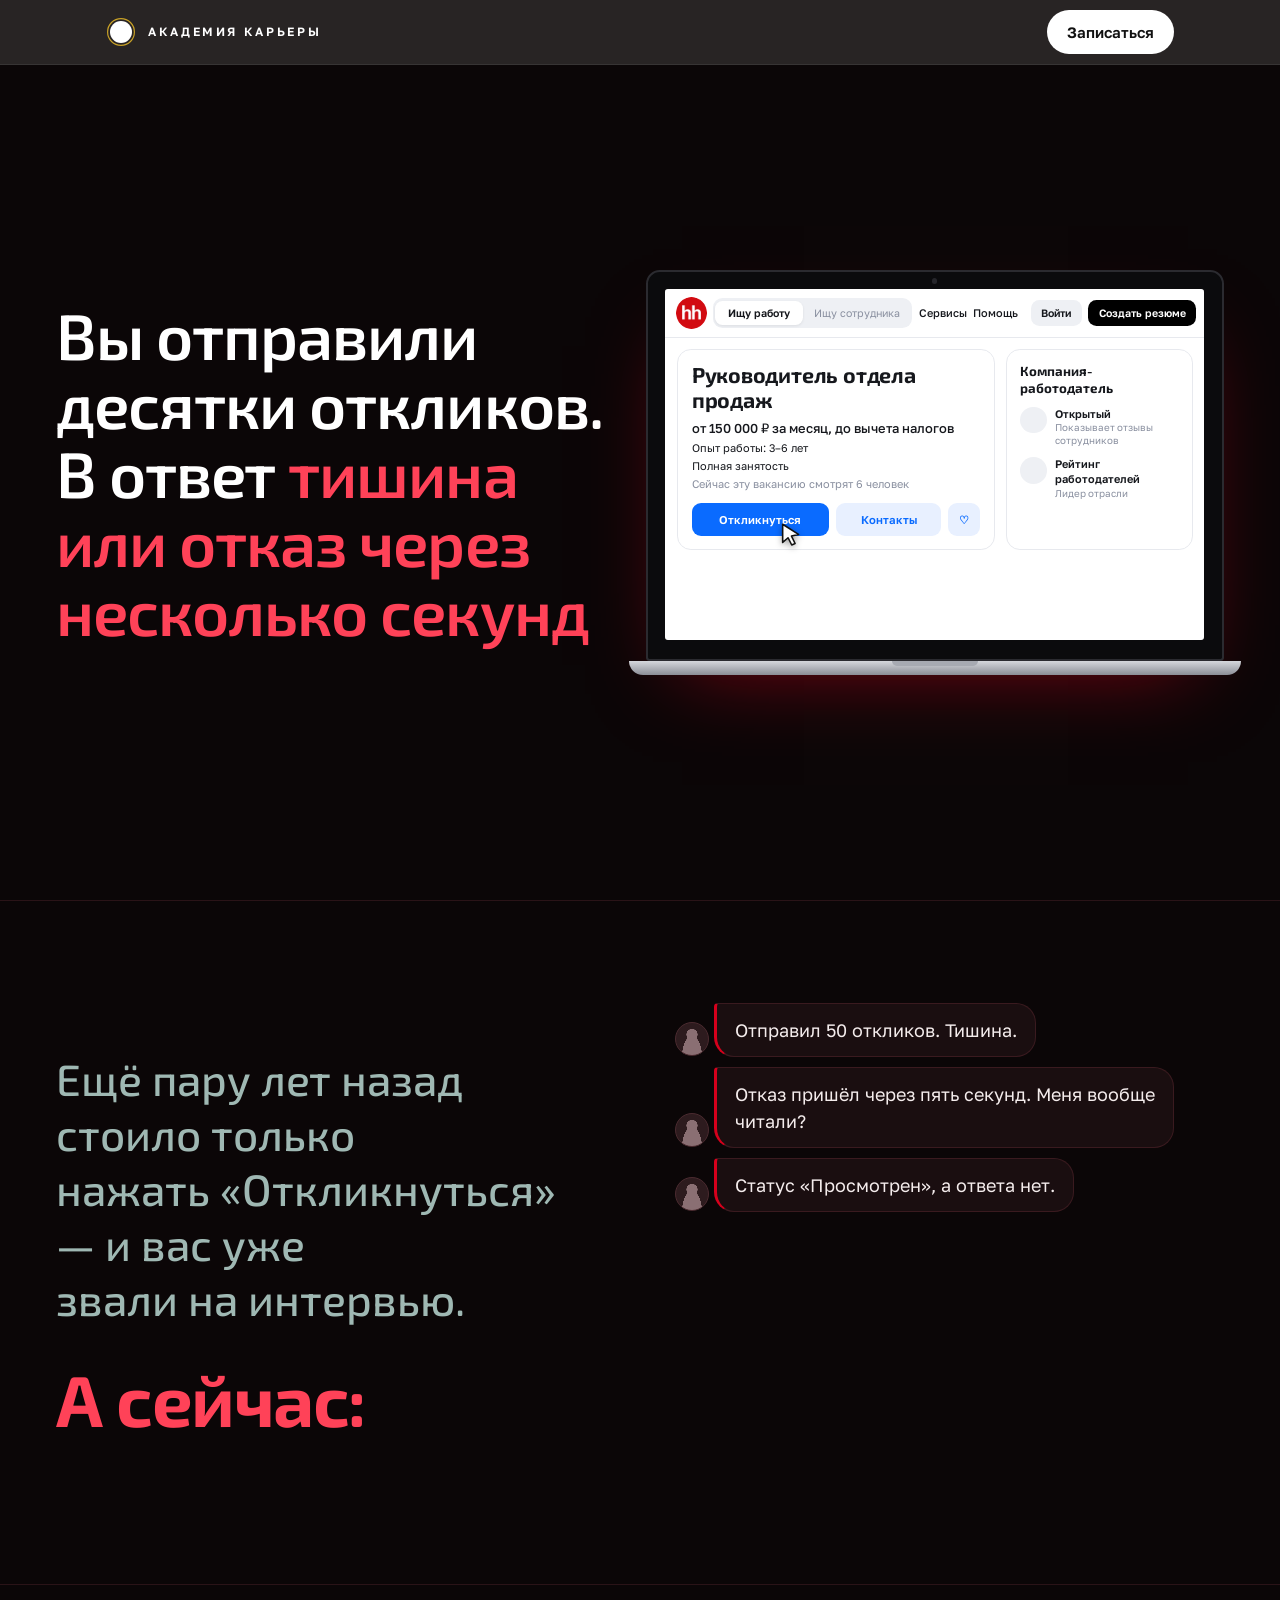
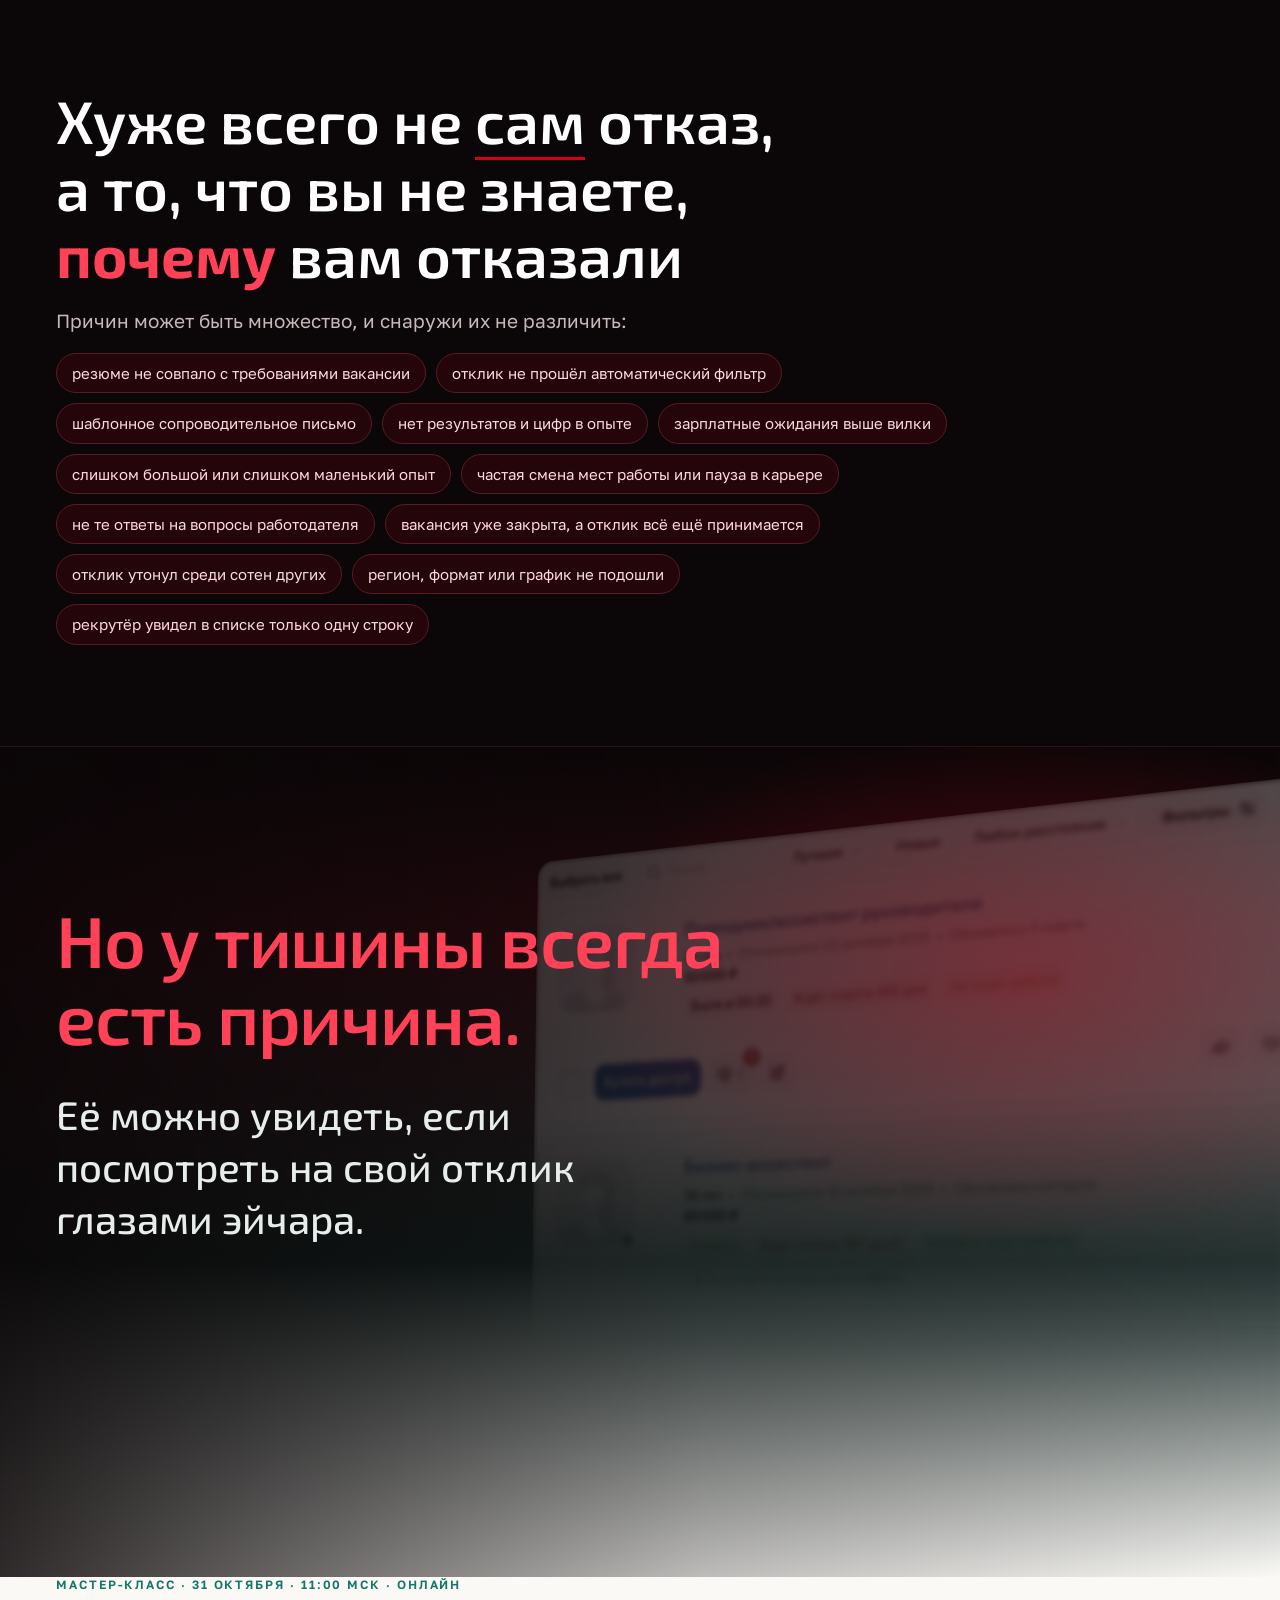
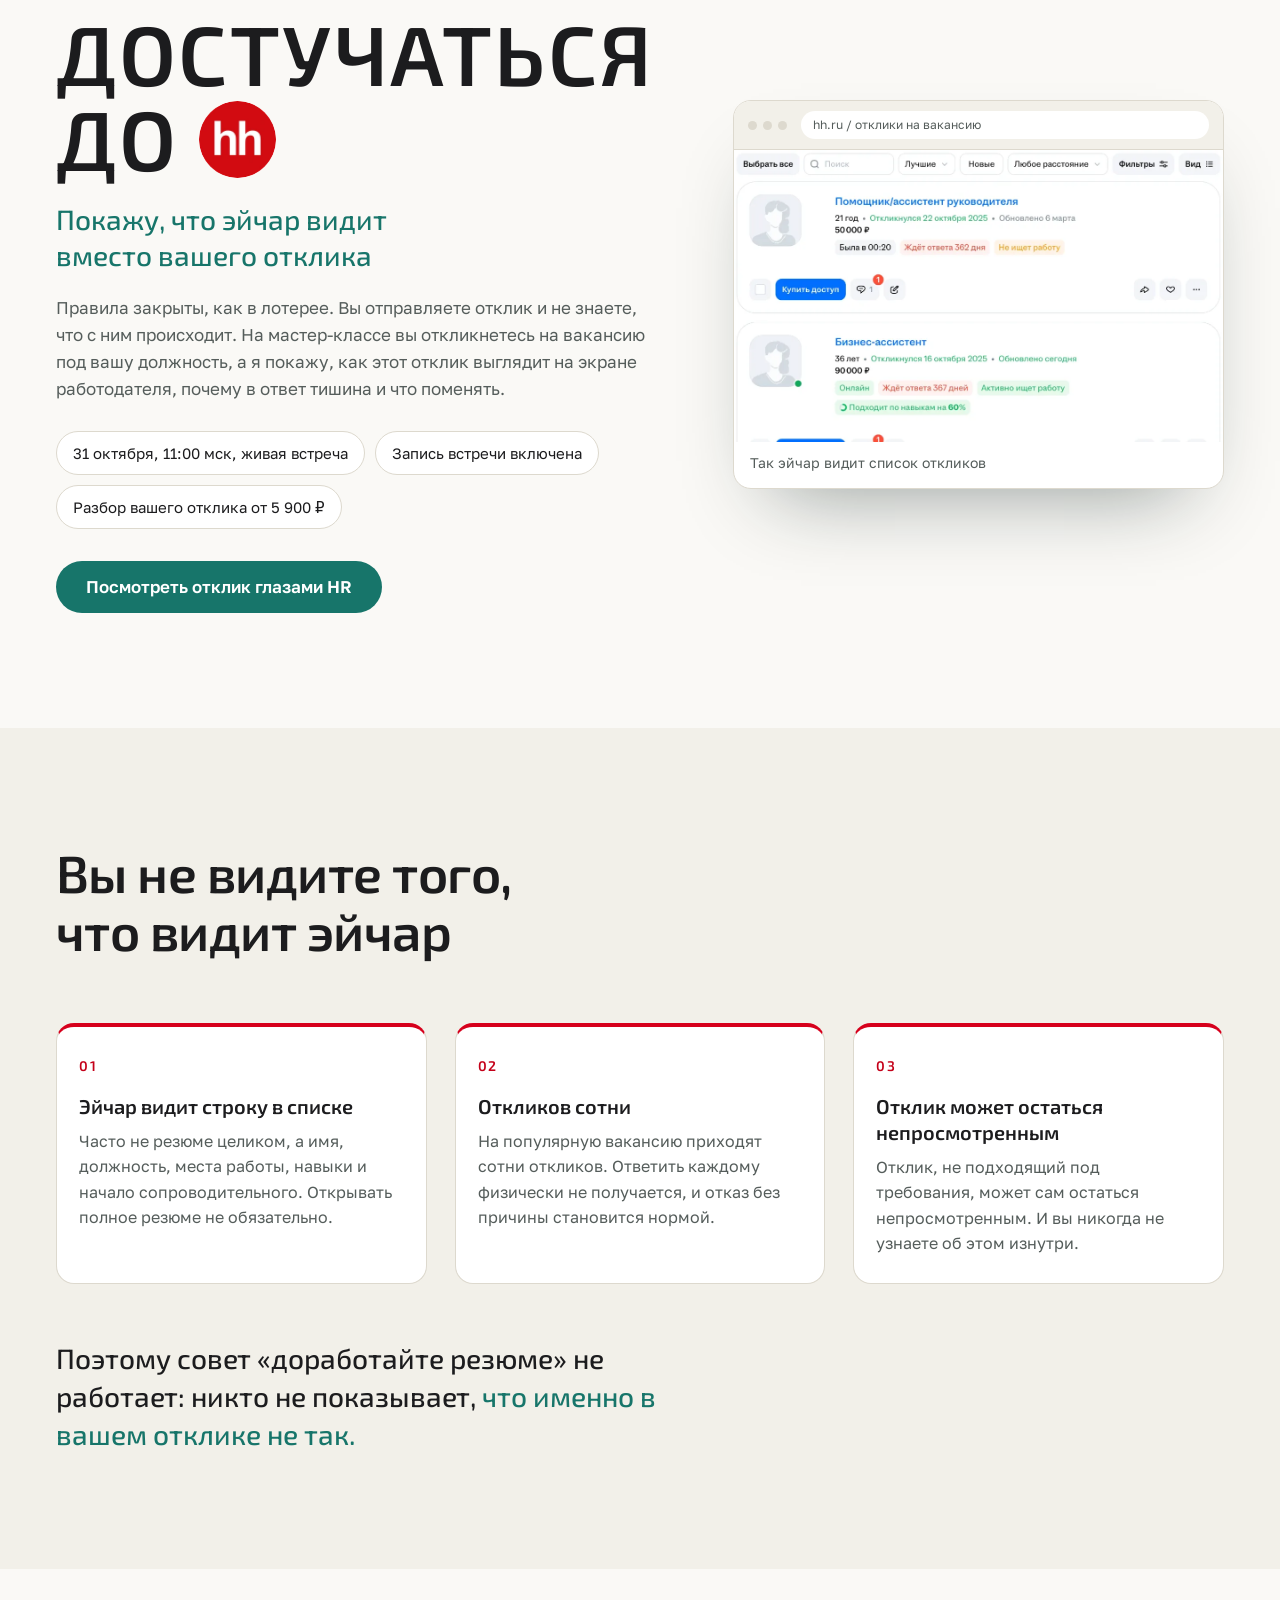
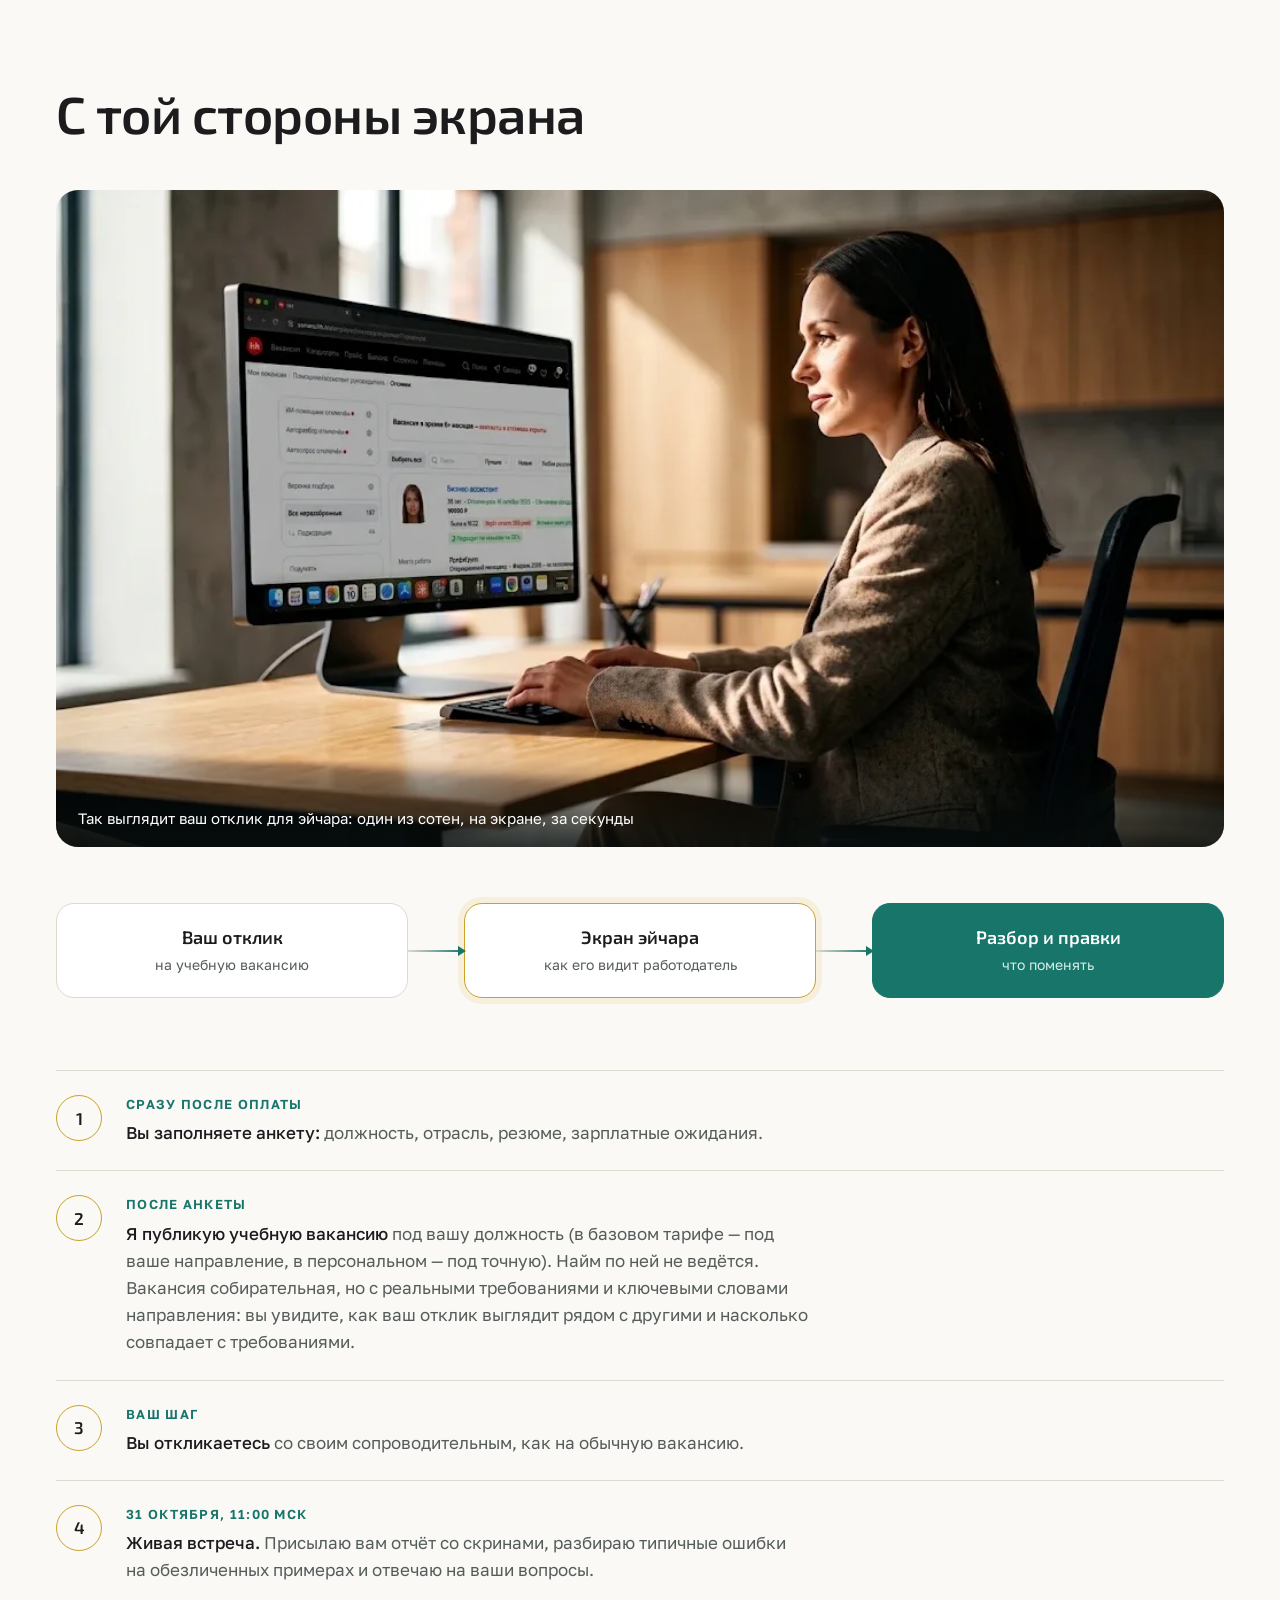
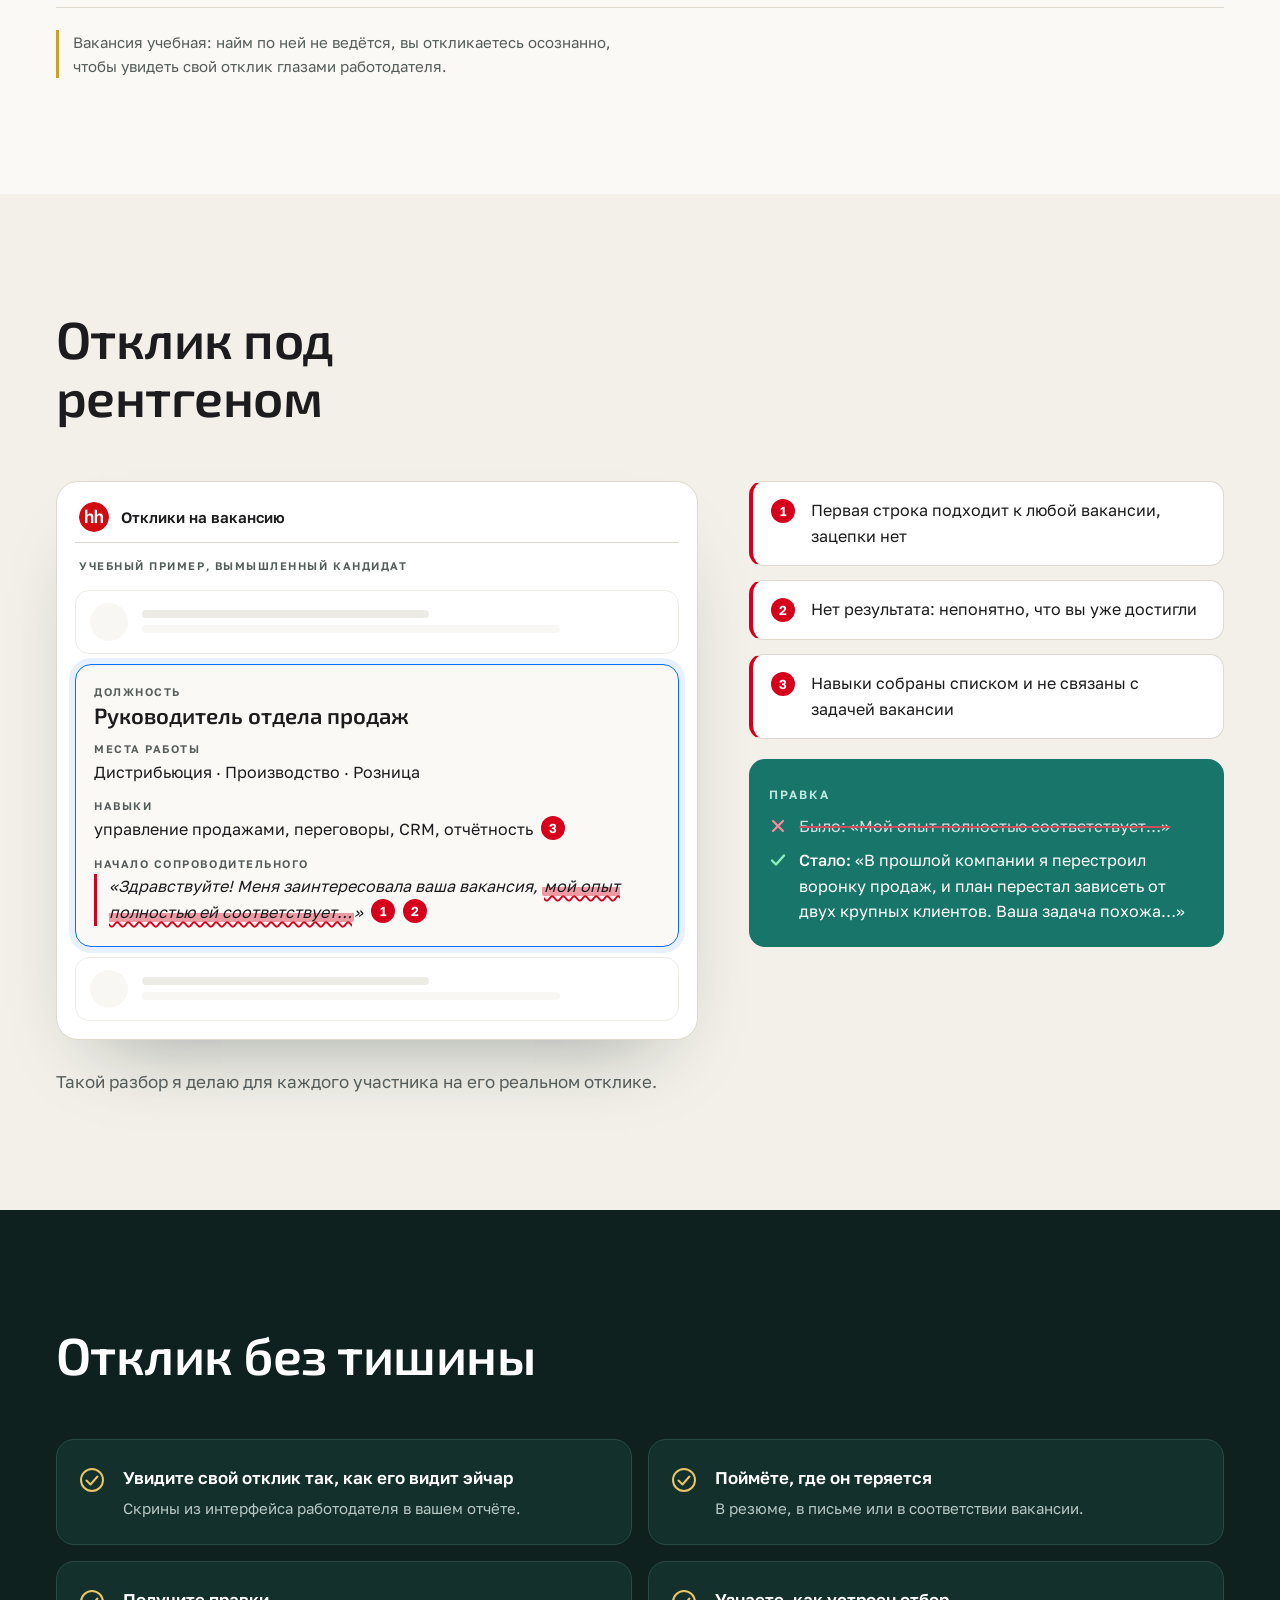
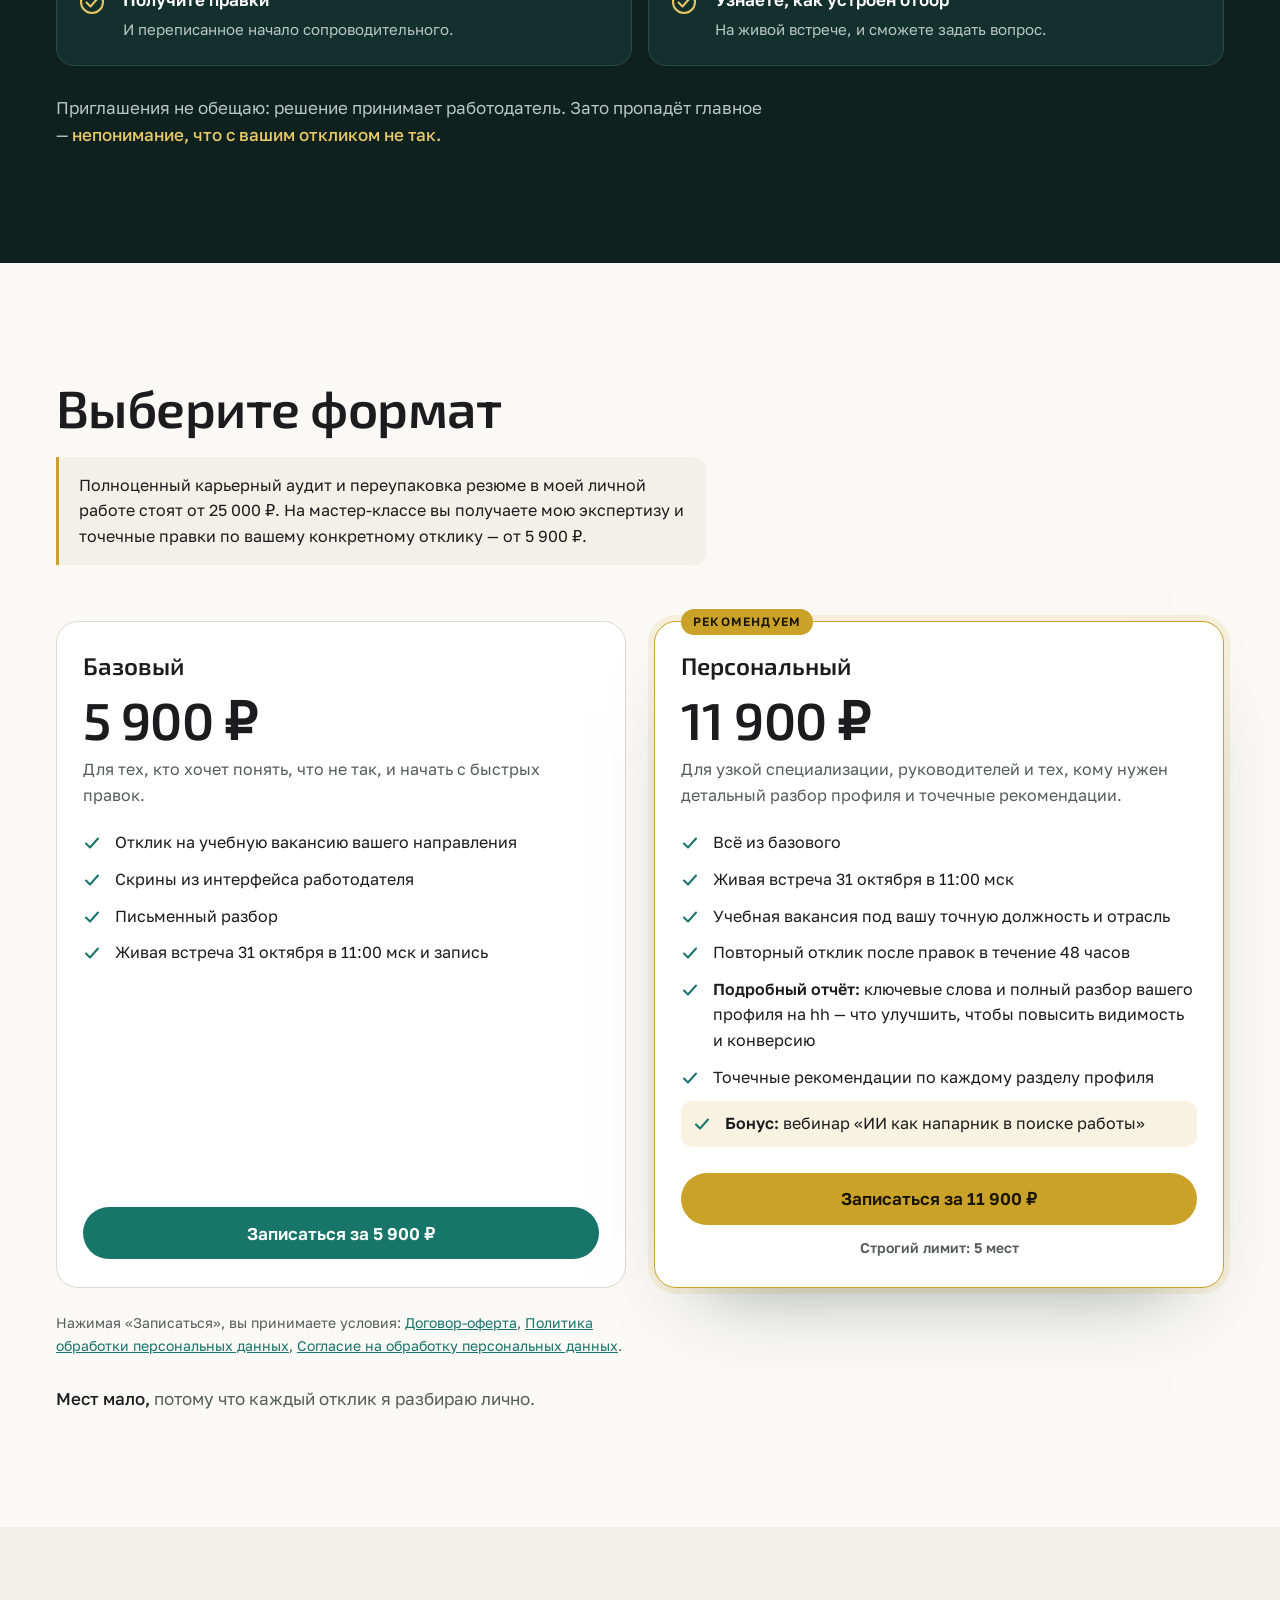
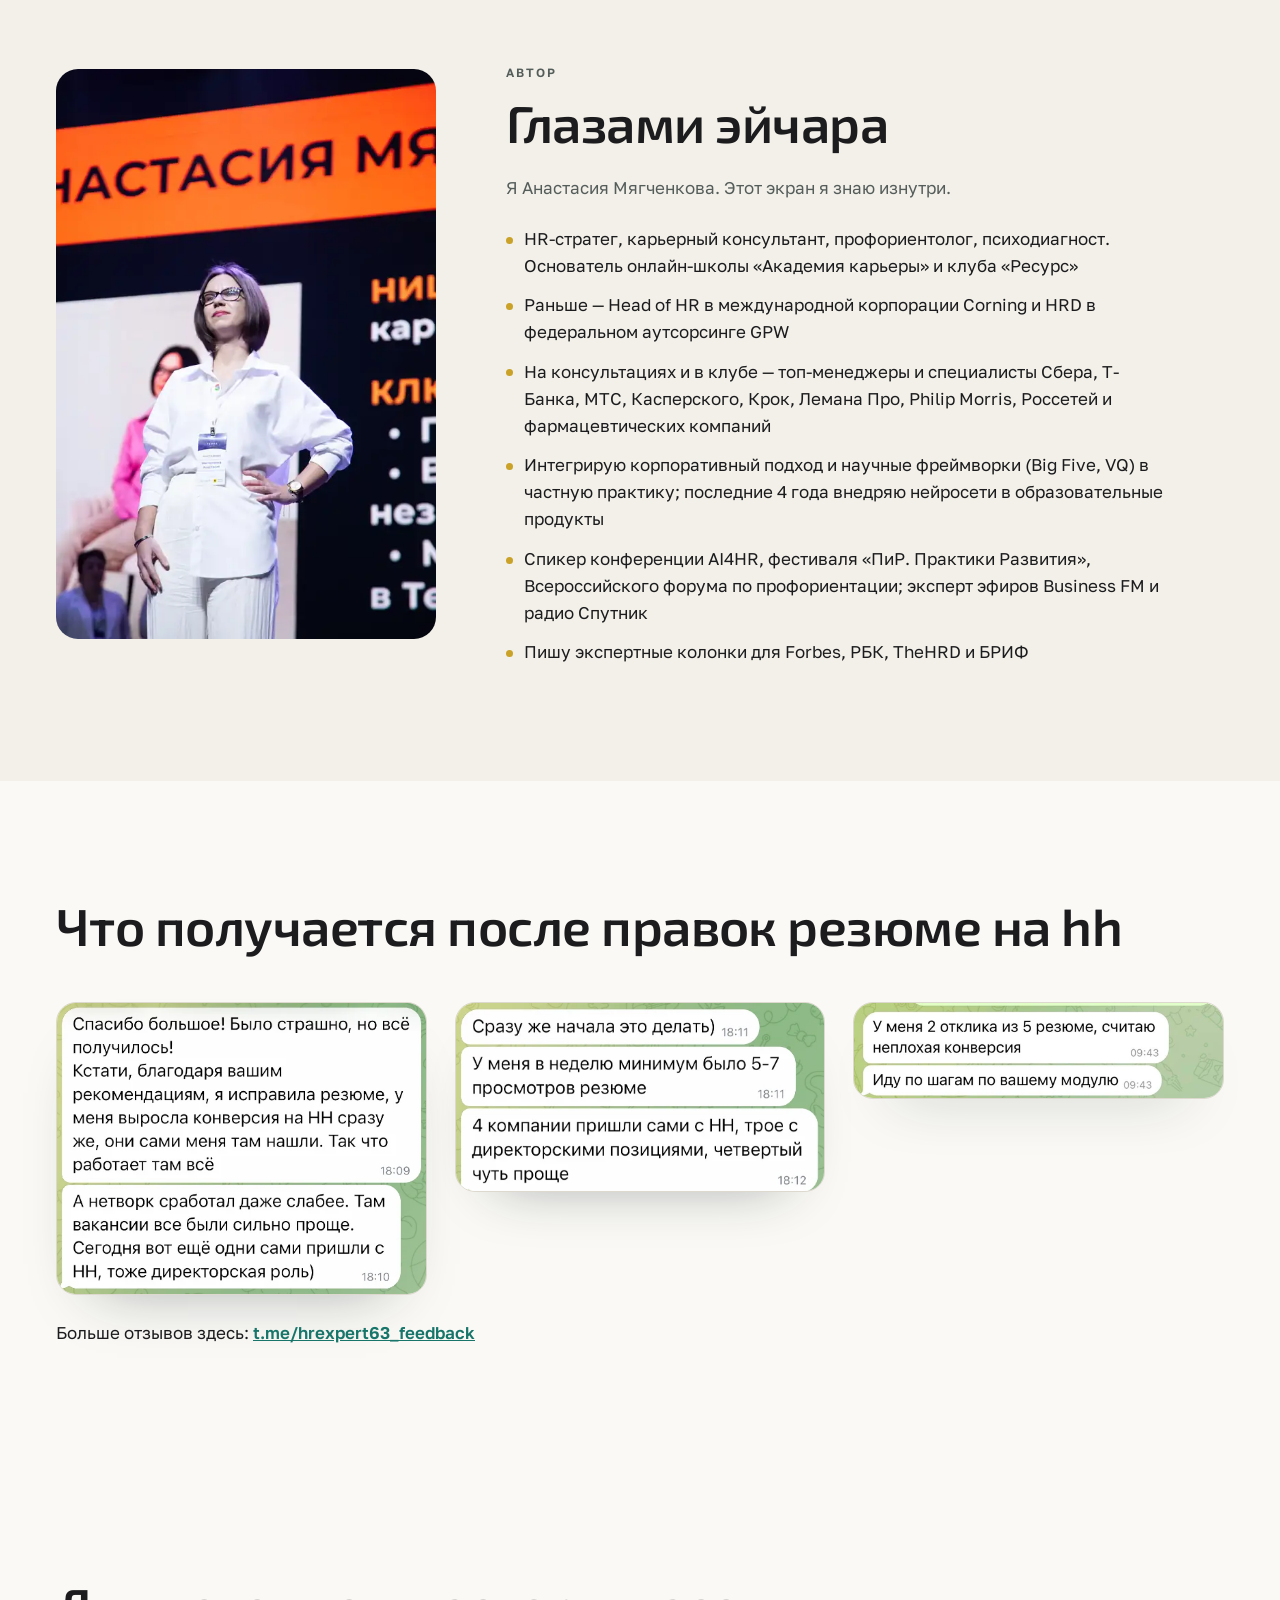
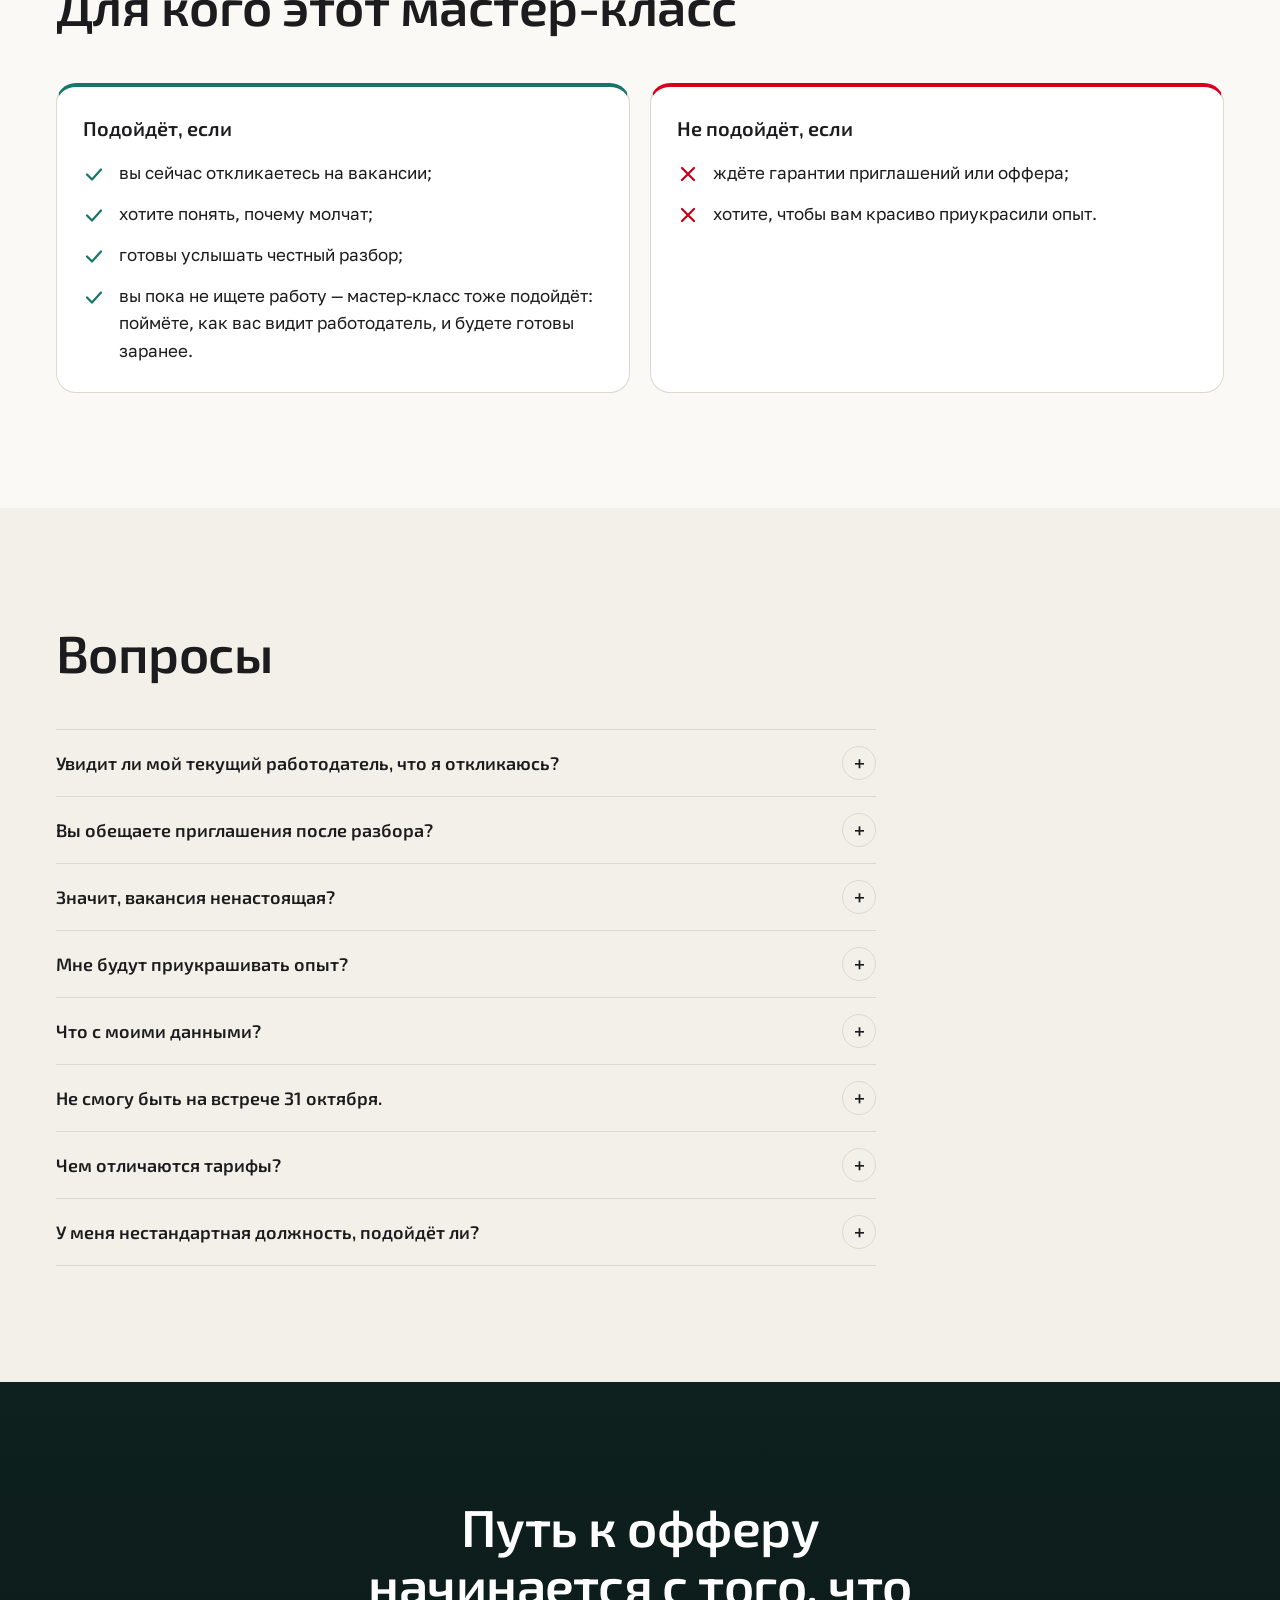
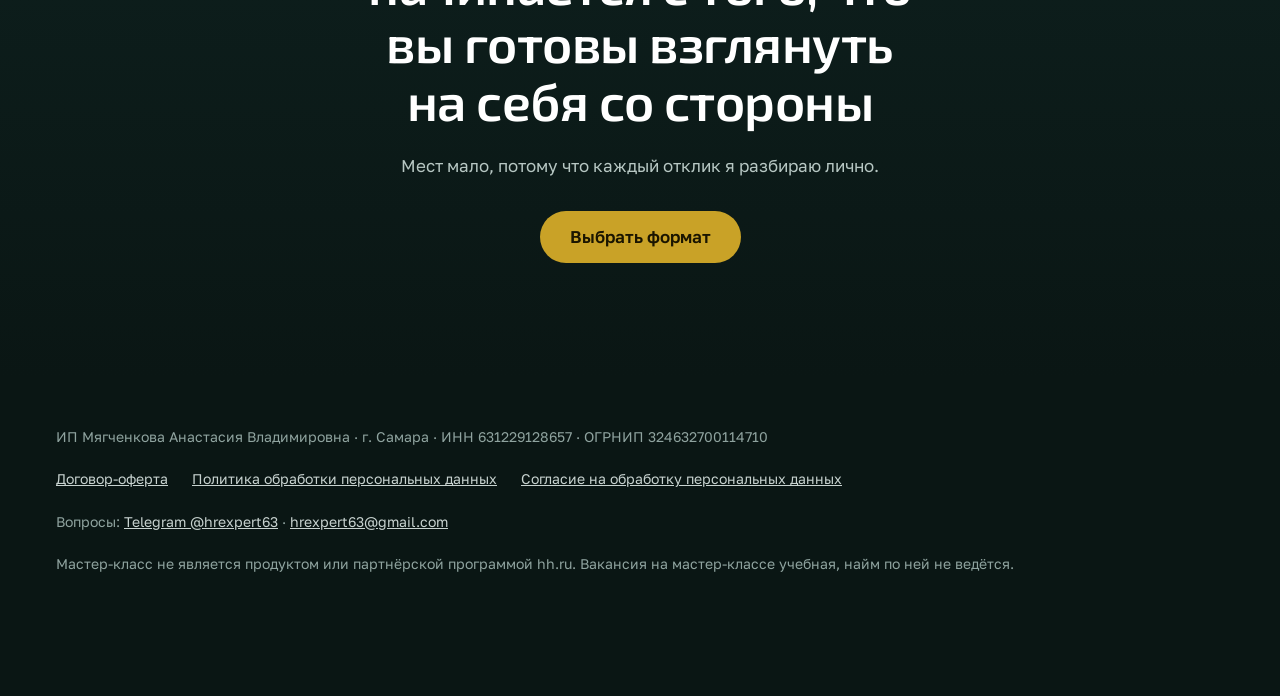
<file: ekran-ehr.html>
<!DOCTYPE html>
<html lang="ru">
<head>
<meta charset="utf-8">
<meta name="viewport" content="width=device-width, initial-scale=1">
<title>Достучаться до hh — мастер-класс Анастасии Мягченковой</title>
<meta name="description" content="Правила закрыты, как в лотерее: вы отправляете отклик и не знаете, что с ним происходит. На МК вы откликнетесь на вакансию под вашу должность, а я покажу, как этот отклик выглядит на экране работодателя, почему в ответ тишина и что поменять.">
<link rel="canonical" href="https://otklik.hrexpert63.ru/">
<meta name="robots" content="index, follow, max-image-preview:large">
<meta name="color-scheme" content="light dark">
<meta name="theme-color" content="#0B0607">

<meta property="og:type" content="website">
<meta property="og:locale" content="ru_RU">
<meta property="og:site_name" content="Академия карьеры">
<meta property="og:title" content="Достучаться до hh">
<meta property="og:description" content="Правила закрыты, как в лотерее: вы отправляете отклик и не знаете, что с ним происходит. На МК вы откликнетесь на вакансию под вашу должность, а я покажу, как этот отклик выглядит на экране работодателя, почему в ответ тишина и что поменять.">
<meta property="og:url" content="https://otklik.hrexpert63.ru/">
<meta property="og:image" content="https://otklik.hrexpert63.ru/img/og-ekran-ehr.jpg">
<meta property="og:image:width" content="1200">
<meta property="og:image:height" content="630">
<meta name="twitter:card" content="summary_large_image">

<link rel="icon" href="favicon.svg" type="image/svg+xml">
<link rel="preload" as="font" type="font/woff2" href="fonts/exo2-cyrillic.woff2" crossorigin>
<link rel="preload" as="font" type="font/woff2" href="fonts/golostext-cyrillic.woff2" crossorigin>

<script>document.documentElement.classList.add('js')</script>
<style>
@font-face{font-family:'Exo 2';font-style:normal;font-weight:500 800;font-display:swap;src:url(fonts/exo2-cyrillic.woff2) format('woff2');unicode-range:U+0301,U+0400-045F,U+0490-0491,U+04B0-04B1,U+2116}
@font-face{font-family:'Exo 2';font-style:normal;font-weight:500 800;font-display:swap;src:url(fonts/exo2-latin.woff2) format('woff2');unicode-range:U+0000-00FF,U+0131,U+0152-0153,U+02BB-02BC,U+02C6,U+02DA,U+02DC,U+0304,U+0308,U+0329,U+2000-206F,U+20AC,U+2122,U+2191,U+2193,U+2212,U+2215,U+FEFF,U+FFFD}
@font-face{font-family:'Golos Text';font-style:normal;font-weight:400 600;font-display:swap;src:url(fonts/golostext-cyrillic.woff2) format('woff2');unicode-range:U+0301,U+0400-045F,U+0490-0491,U+04B0-04B1,U+2116}
@font-face{font-family:'Golos Text';font-style:normal;font-weight:400 600;font-display:swap;src:url(fonts/golostext-latin.woff2) format('woff2');unicode-range:U+0000-00FF,U+0131,U+0152-0153,U+02BB-02BC,U+02C6,U+02DA,U+02DC,U+0304,U+0308,U+0329,U+2000-206F,U+20AC,U+2122,U+2191,U+2193,U+2212,U+2215,U+FEFF,U+FFFD}

:root{
  /* боль — красный hh */
  --hh:#D6001C; --hh-bright:#FF4258; --hh-deep:#7A0010; --night:#0B0607; --night2:#1A0E10;
  /* оффер — спокойная палитра бренда */
  --teal:#17756A; --teal-d:#0E211F; --teal-d2:#14302C; --gold:#C9A227; --gold2:#E7C766;
  /* тема светлых секций */
  --bg:#FAF9F6; --bg2:#F2F0E9; --card:#FFFFFF; --ink:#1C1C1E; --mute:#555D5B; --line:#DDD9CE;
  --link:#17756A; --btn:#17756A; --btn-t:#FFFFFF; --pain:#C40019;
  --head:'Exo 2',sans-serif;
  --gut:clamp(20px,5vw,56px);
  --pad:clamp(64px,9vw,128px);
}
@media (prefers-color-scheme:dark){
  :root{--bg:#0F1514;--bg2:#141C1B;--card:#192322;--ink:#ECEFEE;--mute:#A9B7B4;--line:#2A3A38;--link:#5CC4B5;--btn:#2FA091;--btn-t:#06100F;--pain:#FF5468}
}
*{box-sizing:border-box}
html{scroll-behavior:smooth;scroll-padding-top:68px;-webkit-text-size-adjust:100%}
body{margin:0;background:var(--bg);color:var(--ink);font:400 17px/1.6 'Golos Text',system-ui,sans-serif;overflow-x:hidden}
h1,h2,h3,p,ul,ol,figure,blockquote{margin:0;padding:0}
ul,ol{list-style:none}
img{display:block;max-width:100%;height:auto}
a{color:var(--link)}
:focus-visible{outline:3px solid var(--gold);outline-offset:3px}
.vh{position:absolute;width:1px;height:1px;overflow:hidden;clip:rect(0 0 0 0);white-space:nowrap}
.wrap{max-width:1180px;margin:0 auto}
.sec{padding:var(--pad) var(--gut)}
.read{max-width:65ch}
.eyebrow{font:600 12px/1.4 'Golos Text',sans-serif;letter-spacing:.16em;text-transform:uppercase;color:var(--mute)}
h2{font:600 clamp(28px,5vw,52px)/1.12 var(--head);letter-spacing:-.01em;text-wrap:balance}
.lead{font-size:clamp(18px,2.2vw,21px);color:var(--mute);max-width:65ch}

/* кнопки */
.btn{display:inline-flex;align-items:center;justify-content:center;min-height:52px;padding:0 30px;border-radius:999px;background:var(--btn);color:var(--btn-t);font:600 17px/1 'Golos Text',sans-serif;text-decoration:none;border:0;cursor:pointer;transition:transform .2s,box-shadow .2s,background .2s}
.btn:hover{transform:translateY(-1px);box-shadow:0 10px 28px -10px rgba(23,117,106,.7)}
.btn--gold{background:var(--gold);color:#1A1500}
.btn--gold:hover{box-shadow:0 10px 28px -10px rgba(201,162,39,.7)}
.btn--sm{min-height:44px;padding:0 20px;font-size:15px;background:#fff;color:#111}
.btn--sm:hover{box-shadow:none;background:#eee}
.btn--block{width:100%}

/* ───── 0. Шапка ───── */
.top{position:sticky;top:0;z-index:50;background:rgba(11,6,7,.88);backdrop-filter:blur(10px);-webkit-backdrop-filter:blur(10px);border-bottom:1px solid rgba(255,255,255,.07)}
.top__in{max-width:1180px;margin:0 auto;padding:10px var(--gut);display:flex;align-items:center;justify-content:space-between;gap:16px}
.brand{display:flex;align-items:center;gap:12px;color:#fff;text-decoration:none;font:600 12px/1 'Golos Text',sans-serif;letter-spacing:.22em;text-transform:uppercase}
.brand svg{flex:none}

/* ───── 1. БОЛЬ ───── */
.pain{position:relative;background:var(--night);color:#fff;padding:clamp(56px,8vw,110px) var(--gut);overflow:hidden}
.pain::before{content:"";position:absolute;inset:auto -20% -40% -20%;height:70%;background:radial-gradient(60% 60% at 50% 100%,rgba(214,0,28,.38),transparent 70%);pointer-events:none}
/* hero: заголовок, затем монитор и реплики */
.pain__in{position:relative;max-width:1180px;margin:0 auto;display:grid;gap:clamp(24px,4vw,40px);grid-template-columns:1fr;align-items:center}
@media(min-width:960px){.pain__in{grid-template-columns:1fr 1.05fr;column-gap:40px}}
.hero{min-height:min(calc(100svh - 64px),860px);display:flex;flex-direction:column;justify-content:center;padding-top:clamp(28px,4vw,56px);padding-bottom:clamp(40px,6vw,72px)}
.hero .pain__in{width:100%}
.pain__in2{position:relative;max-width:1180px;margin:0 auto;display:grid;gap:clamp(28px,5vw,64px);grid-template-columns:1fr;align-items:start}
@media(min-width:960px){.pain__in2{grid-template-columns:1fr 1fr;align-items:center}}
.then__old{font:500 clamp(24px,3.8vw,44px)/1.25 var(--head);color:#9FB8B3;max-width:20ch;text-wrap:balance}
.then__now{margin-top:clamp(22px,3vw,36px);font:700 clamp(36px,6vw,72px)/1 var(--head);color:var(--hh-bright);letter-spacing:-.02em}
.pain::after{content:"";position:absolute;left:0;right:0;bottom:0;height:1px;background:#2A1317}
.pain h1{max-width:18ch;font:600 clamp(30px,5.6vw,64px)/1.08 var(--head);letter-spacing:-.015em;text-wrap:balance}
.pain h1 em{font-style:normal;color:var(--hh-bright)}
.chat{display:flex;flex-direction:column;align-items:flex-start;gap:10px}
.chat .msg{position:relative;margin-left:42px}
.chat .msg::before{content:"";position:absolute;left:-42px;bottom:0;width:32px;height:32px;border-radius:50%;background:radial-gradient(circle at 50% 36%,#8A6F73 0 21%,transparent 22%),radial-gradient(ellipse at 50% 108%,#8A6F73 0 44%,transparent 45%),#2D1B1E;border:1px solid #4A2A2F}
.msg{max-width:min(100%,460px);padding:13px 18px;border-radius:4px 20px 20px 20px;background:var(--night2);border:1px solid #3A1A1F;border-left:3px solid var(--hh);font-size:clamp(16px,1.8vw,18px);line-height:1.45;color:#F4ECEC}
.msg--last{background:var(--hh);border-color:var(--hh);color:#fff;font-weight:500;box-shadow:0 14px 40px -14px rgba(214,0,28,.8)}
.js .msg{opacity:0;transform:translateY(14px);transition:opacity .5s ease,transform .5s ease}
.js .msg.on{opacity:1;transform:none}
.pain__end{position:relative;max-width:1180px;margin:0 auto}
.pain__end p.big{font:600 clamp(30px,5.2vw,60px)/1.12 var(--head);color:#fff;max-width:22ch;text-wrap:balance}
.pain__end p.big b{font-weight:700;color:var(--hh-bright)}
.pain__end p.big u{text-decoration:none;border-bottom:3px solid var(--hh);padding-bottom:1px}


/* ноутбук: отклик → автоотказ */
.lap{width:100%;max-width:640px;margin:0 auto;container-type:inline-size}
.lap__lid{position:relative;padding:3cqw 3cqw 3.4cqw;background:#0B0B0D;border:2px solid #2B2B30;border-radius:2.4cqw 2.4cqw .6cqw .6cqw;box-shadow:0 40px 80px -36px rgba(214,0,28,.6)}
.lap__lid::before{content:"";position:absolute;top:1.1cqw;left:50%;width:.9cqw;height:.9cqw;margin-left:-.45cqw;border-radius:50%;background:#26262B}
.lap__base{height:2.4cqw;margin:0 -3%;background:linear-gradient(#D5D7DC,#8B8E96);border-radius:0 0 2.6cqw 2.6cqw;position:relative}
.lap__base::after{content:"";position:absolute;top:0;left:50%;width:14%;height:.8cqw;margin-left:-7%;background:#A7AAB2;border-radius:0 0 1cqw 1cqw}
.hh{position:relative;aspect-ratio:16/10.4;overflow:hidden;border-radius:.5cqw;background:#fff;color:#16181D;font:400 max(8px,2cqw)/1.35 'Golos Text',sans-serif}
.hh__top{display:flex;align-items:center;gap:.55em;padding:.7em .9em;border-bottom:1px solid #E7E9EE}
.hh__logo{width:2.7em;height:2.7em;border-radius:50%}
.hh__tg{white-space:nowrap;display:flex;padding:.2em;border-radius:.9em;background:#EEF0F4;font-size:.92em}
.hh__tg b{padding:.5em 1.2em;border-radius:.7em;background:#fff;font-weight:600;box-shadow:0 1px 3px rgba(0,0,0,.08)}
.hh__tg span{padding:.5em 1em;color:#8A90A0}
.hh__nav{font-size:.95em;font-weight:500}
.hh__sp{flex:1}
.hh__login{padding:.55em 1em;border-radius:.8em;background:#EEF0F4;font-weight:600;font-size:.92em}
.hh__cr{padding:.55em 1em;border-radius:.8em;background:#000;color:#fff;font-weight:600;font-size:.92em;white-space:nowrap}
.hh__body{display:grid;grid-template-columns:1.7fr 1fr;gap:.9em;padding:1em}
.hh__card,.hh__side{border:1px solid #E7E9EE;border-radius:1.2em;padding:1.1em 1.2em}
.hh__t{font:700 1.85em/1.15 var(--head);letter-spacing:-.01em}
.hh__s{margin-top:.6em;font-size:1.12em;font-weight:500}
.hh__m{margin-top:.3em;font-size:.95em}
.hh__m--l{color:#8A90A0}
.hh__btns{display:flex;gap:.6em;margin-top:1em}
.hh__btns>span{display:grid;place-items:center;height:2.9em;border-radius:.8em;font-weight:600;font-size:.98em;position:relative}
.b1{flex:1.7;background:#0A6BFF;color:#fff}
.b2{flex:1.3;background:#E8F0FF;color:#0A6BFF}
.b3{flex:.4;background:#E8F0FF;color:#0A6BFF}
.hh__co{font:700 1.15em/1.25 var(--head)}
.hh__it{display:flex;gap:.7em;margin-top:.9em;align-items:flex-start}
.hh__it i{flex:none;width:2.3em;height:2.3em;border-radius:50%;background:#EEF0F4}
.hh__it b{display:block;font-size:.95em}
.hh__it small{display:block;color:#8A90A0;font-size:.85em;line-height:1.3}
.toast{position:absolute;right:1em;bottom:1em;left:1em;padding:.9em 1.1em;border-radius:.9em;opacity:0;font-size:1em}
.t1{background:#16181D;color:#fff;font-weight:500}
.t2{background:var(--hh);color:#fff;display:flex;justify-content:space-between;align-items:baseline;gap:.8em;box-shadow:0 10px 30px -8px rgba(214,0,28,.7)}
.t2 b{font:700 1.35em/1.2 var(--head)}
.t2 span{font-size:.9em;opacity:.92}
.cur{position:absolute;left:62%;top:58%;width:2.4em;height:2.4em;filter:drop-shadow(0 2px 3px rgba(0,0,0,.35));pointer-events:none;z-index:2}
@container (max-width:470px){.hh__nav,.hh__login,.hh__side{display:none}.hh__body{grid-template-columns:1fr}.hh__top{gap:.6em}}
/* без анимации (reduce) — финальный кадр сразу виден */
.t2{opacity:1}
@media(prefers-reduced-motion:no-preference){
  .t2{opacity:0;animation:t2 9s infinite}
  .t1{animation:t1 9s infinite}
  .cur{animation:cur 9s infinite}
  .b1{animation:b1 9s infinite}
}
@keyframes cur{0%{opacity:0;transform:translate(9em,5em)}8%{opacity:1}30%,34%{transform:translate(0,0)}36%{transform:translate(0,0) scale(.86)}40%{transform:translate(0,0)}88%{opacity:1;transform:translate(0,0)}96%,100%{opacity:0;transform:translate(0,0)}}
@keyframes b1{0%,34%{background:#0A6BFF}36%,100%{background:#0852C4}}
@keyframes t1{0%,36%{opacity:0;transform:translateY(8px)}40%,52%{opacity:1;transform:none}56%,100%{opacity:0}}
@keyframes t2{0%,56%{opacity:0;transform:translateY(8px)}62%,92%{opacity:1;transform:none}98%,100%{opacity:0}}
.lapwrap{width:100%}
.pain__end p.pain__sub{font:400 clamp(16px,2vw,19px)/1.5 "Golos Text",sans-serif;margin-top:18px;color:#C9B9BB;max-width:52ch}
.why-tags{margin-top:18px;display:flex;flex-wrap:wrap;gap:10px;max-width:980px}
.why-tags li{padding:9px 15px;border-radius:999px;border:1px solid #5A1B24;background:rgba(214,0,28,.12);color:#FFD9DD;font-size:15px;line-height:1.35}

/* ───── мост: боль → спокойствие ───── */
.stitch{background:linear-gradient(180deg,var(--night) 0%,#2B0A10 22%,#10201E 62%,var(--bg) 100%);padding:clamp(88px,12vw,160px) var(--gut) clamp(180px,26vw,360px)}
.stitch{position:relative;overflow:hidden}
.stitch::before{content:"";position:absolute;right:-6%;top:8%;width:min(82vw,880px);aspect-ratio:1255/750;background:url(img/hh-candidates.webp) center/cover no-repeat;filter:blur(3px) grayscale(.55) brightness(.5) contrast(1.1);opacity:.55;transform:perspective(1400px) rotateY(-18deg) rotateX(6deg) rotate(-3deg);border-radius:18px;-webkit-mask-image:linear-gradient(180deg,#000 0,#000 55%,transparent 100%);mask-image:linear-gradient(180deg,#000 0,#000 55%,transparent 100%);pointer-events:none}
.stitch::after{content:"";position:absolute;inset:0;background:radial-gradient(50% 45% at 80% 28%,rgba(214,0,28,.28),transparent 70%),linear-gradient(90deg,rgba(11,6,7,.85) 0,rgba(11,6,7,.25) 55%,transparent 100%);pointer-events:none}
.stitch__in{position:relative;z-index:1;max-width:1180px;margin:0 auto}
.stitch__a{font:600 clamp(32px,6vw,72px)/1.08 var(--head);letter-spacing:-.015em;color:var(--hh-bright);max-width:16ch}
.stitch__b{margin-top:clamp(20px,3vw,32px);font:500 clamp(22px,3.4vw,40px)/1.3 var(--head);color:#E6EDEB;max-width:26ch}

/* ───── 2. ОФФЕР ───── */
.offer{padding-top:0}
.offer__in{display:grid;gap:clamp(36px,6vw,80px);grid-template-columns:1fr;align-items:center}
@media(min-width:960px){.offer__in{grid-template-columns:1.1fr .9fr}}
.offer .eyebrow{color:var(--link)}
.offer h2.title{margin-top:16px;font:600 clamp(30px,7.4vw,84px)/1.02 var(--head);letter-spacing:.03em;text-transform:uppercase;color:var(--ink)}
.nw{white-space:nowrap}.ttl-hh{display:inline-block;height:.92em;width:.92em;vertical-align:-.08em;border-radius:50%}
.offer .sub{margin-top:20px;font:500 clamp(20px,3vw,28px)/1.3 var(--head);color:var(--teal);max-width:24ch}
@media(prefers-color-scheme:dark){.offer .sub{color:var(--gold2)}}
.offer .txt{margin-top:20px;color:var(--mute);max-width:56ch}
.facts{margin-top:28px;display:flex;flex-wrap:wrap;gap:10px}
.facts li{padding:9px 16px;border:1px solid var(--line);border-radius:999px;font-size:15px;background:var(--card)}
.offer .btn{margin-top:32px}
/* герой: экран эйчара */
.screen{border-radius:22px;background:var(--card);border:1px solid var(--line);box-shadow:0 40px 80px -40px rgba(14,33,31,.35);padding:18px;display:flex;flex-direction:column;gap:10px}
.screen__bar{display:flex;gap:6px;padding:0 4px 8px}
.screen__bar i{width:9px;height:9px;border-radius:50%;background:var(--line)}
.shot{margin:0;border-radius:18px;overflow:hidden;background:var(--card);border:1px solid var(--line);box-shadow:0 40px 80px -40px rgba(14,33,31,.45)}
.shot__bar{display:flex;align-items:center;gap:6px;padding:10px 14px;background:var(--bg2);border-bottom:1px solid var(--line)}
.shot__bar i{width:9px;height:9px;border-radius:50%;background:var(--line)}
.shot__bar span{margin-left:8px;flex:1;min-width:0;padding:4px 12px;border-radius:999px;background:var(--card);color:var(--mute);font-size:12px;white-space:nowrap;overflow:hidden;text-overflow:ellipsis}
.shot img{width:100%;height:auto;background:#fff}
.shot figcaption{padding:10px 16px 14px;font-size:14px;color:var(--mute)}
.row{display:flex;align-items:center;gap:14px;padding:14px 16px;border-radius:14px;border:1px solid var(--line);opacity:.55}
.row .av{width:38px;height:38px;border-radius:50%;background:var(--bg2);flex:none}
.row .ln{flex:1;display:flex;flex-direction:column;gap:7px}
.row .ln i{display:block;height:8px;border-radius:4px;background:var(--bg2)}
.row .ln i:first-child{width:55%;background:var(--line)}
.row .ln i:last-child{width:80%}
.row--on{opacity:1;position:relative;border:1.5px solid var(--gold);background:linear-gradient(135deg,rgba(201,162,39,.12),transparent 60%);box-shadow:0 0 0 6px rgba(201,162,39,.12)}
.row--on .ln i:first-child{background:var(--teal)}
.row--on .tag{font:600 11px/1 'Golos Text',sans-serif;letter-spacing:.1em;text-transform:uppercase;color:var(--mute);border:1px solid var(--line);border-radius:999px;padding:6px 10px;white-space:nowrap}
.screen__eye{margin:2px 4px 4px;font-size:13px;color:var(--mute)}

/* ───── 3. ПОЧЕМУ ───── */
.why{background:var(--bg2)}
.why h2{max-width:20ch}
.why__list{margin-top:clamp(36px,5vw,64px);display:grid;gap:20px;grid-template-columns:1fr}
@media(min-width:900px){.why__list{grid-template-columns:repeat(3,1fr);gap:28px}}
.why__list li{padding:24px 22px 26px;background:var(--card);border-radius:18px;border:1px solid var(--line);border-top:4px solid var(--hh)}
.why__list .n{font:600 14px/1 var(--head);letter-spacing:.12em;color:var(--pain)}
.why__list h3{margin-top:14px;font:600 20px/1.3 var(--head)}
.why__list p{margin-top:10px;color:var(--mute);font-size:16px}
.why__out{margin-top:clamp(32px,5vw,56px);font:500 clamp(20px,2.6vw,28px)/1.35 var(--head);max-width:36ch}
.why__out span{color:var(--teal)}
@media(prefers-color-scheme:dark){.why__out span{color:var(--gold2)}}

/* ───── 4. МЕХАНИКА ───── */
.mech h2{max-width:18ch}
.ph{margin:clamp(28px,4vw,48px) 0 0;border-radius:22px;overflow:hidden;background:linear-gradient(135deg,#E6E2D6,#CFD8D4);position:relative;aspect-ratio:16/9}
.ph>img{width:100%;height:100%;object-fit:cover}
.ph figcaption{position:absolute;left:0;right:0;bottom:0;padding:48px 22px 18px;background:linear-gradient(transparent,rgba(8,14,13,.78));color:#fff;font-size:15px;line-height:1.4}
.flow{margin-top:clamp(32px,5vw,56px);display:flex;flex-direction:column;align-items:stretch;gap:0}
.node{padding:22px 24px;border-radius:18px;border:1px solid var(--line);background:var(--card);text-align:center;font:600 18px/1.3 var(--head)}
.node small{display:block;margin-top:6px;font:400 14px/1.4 'Golos Text',sans-serif;color:var(--mute)}
.node--mid{border-color:var(--gold);box-shadow:0 0 0 6px rgba(201,162,39,.12)}
.node--end{background:var(--teal);border-color:var(--teal);color:#fff}
.node--end small{color:#D6EFEA}
.link{align-self:center;width:2px;height:34px;background:linear-gradient(var(--line),var(--teal));position:relative}
.link::after{content:"";position:absolute;bottom:-2px;left:-4px;border:5px solid transparent;border-top:8px solid var(--teal);border-bottom:0}
@media(min-width:800px){
  .flow{flex-direction:row;align-items:center}
  .node{flex:1}
  .link{width:56px;height:2px;flex:none;background:linear-gradient(90deg,var(--line),var(--teal))}
  .link::after{bottom:auto;left:auto;right:-2px;top:-4px;border:5px solid transparent;border-left:8px solid var(--teal);border-right:0}
}
.steps{margin-top:clamp(40px,6vw,72px);display:grid;gap:0;counter-reset:s}
.steps li{display:grid;grid-template-columns:52px 1fr;gap:6px 18px;padding:24px 0;border-top:1px solid var(--line);counter-increment:s}
.steps li:last-child{border-bottom:1px solid var(--line)}
.steps li::before{content:counter(s);grid-row:span 2;width:44px;height:44px;border-radius:50%;border:1.5px solid var(--gold);display:grid;place-items:center;font:600 17px/1 var(--head)}
.steps .d{font:600 13px/1.4 'Golos Text',sans-serif;letter-spacing:.1em;text-transform:uppercase;color:var(--link)}
.steps p{color:var(--mute);max-width:62ch}
.steps p b{color:var(--ink);font-weight:500}
.note{margin-top:22px;font-size:15px;color:var(--mute);max-width:65ch;padding-left:14px;border-left:3px solid var(--gold)}

/* ───── 5. РЕНТГЕН ───── */
.xray{background:var(--bg2)}
.xray h2{max-width:16ch}
.xray__grid{margin-top:clamp(32px,5vw,56px);display:grid;gap:clamp(28px,4vw,56px);grid-template-columns:1fr}
@media(min-width:960px){.xray__grid{grid-template-columns:1.15fr .85fr;align-items:start}}
.list{border-radius:22px;background:var(--card);border:1px solid var(--line);padding:18px;display:flex;flex-direction:column;gap:10px;box-shadow:0 40px 80px -44px rgba(14,33,31,.4)}
.list__top{display:flex;align-items:center;gap:12px;padding:2px 4px 10px;border-bottom:1px solid var(--line);margin-bottom:4px;font:600 15px/1 'Golos Text',sans-serif}
.list__top img{width:30px;height:30px;border-radius:50%}
.list__tag{font:600 11px/1.3 'Golos Text',sans-serif;letter-spacing:.14em;text-transform:uppercase;color:var(--mute);padding:2px 4px 6px}
.list .row{opacity:.5;padding:12px 14px}
.cv{border:1.5px solid #0A6BFF;border-radius:16px;padding:20px 18px;background:var(--bg);display:flex;flex-direction:column;gap:14px;box-shadow:0 0 0 6px rgba(10,107,255,.10)}
.cv dt{font:600 11px/1.3 'Golos Text',sans-serif;letter-spacing:.14em;text-transform:uppercase;color:var(--mute)}
.cv dd{margin:3px 0 0;font-size:16px}
.cv dd.pos{font:600 22px/1.2 var(--head)}
.cv blockquote{font-style:italic;color:var(--ink);padding-left:12px;border-left:3px solid var(--hh)}
.hl{background:linear-gradient(transparent 55%,rgba(214,0,28,.38) 55%);color:inherit;padding:0 2px;border-radius:2px;text-decoration:underline wavy var(--hh);text-underline-offset:3px;text-decoration-thickness:1.5px}
.m{display:inline-grid;place-items:center;width:24px;height:24px;margin-left:8px;border-radius:50%;background:var(--hh);color:#fff;font:600 13px/1 'Golos Text',sans-serif;vertical-align:2px;flex:none}
.legend{display:flex;flex-direction:column;gap:14px}
.legend li{display:grid;grid-template-columns:28px 1fr;gap:12px;align-items:start;padding:16px 18px;border-radius:14px;background:var(--card);border:1px solid var(--line);border-left:4px solid var(--hh);font-size:16px}
.legend .m{margin:1px 0 0}
.fix{margin-top:6px;padding:20px 20px 22px;border-radius:16px;background:var(--teal);color:#fff}
.fix .eyebrow{color:#BFE8E1}
.fix p{margin-top:8px;font-size:16px}
.ba{display:grid;grid-template-columns:20px 1fr;gap:10px;align-items:start}.ba svg{margin-top:3px}
.fix s{opacity:.8;text-decoration-color:var(--hh-bright);text-decoration-thickness:2px}
.fix b{font-weight:500;color:#fff}
.xray__cap{margin-top:28px;color:var(--mute);max-width:65ch}

/* ───── 6. РЕЗУЛЬТАТ (спокойный тёмный) ───── */
.gain{background:var(--teal-d);color:#E8EFED}
.gain h2{color:#fff;max-width:18ch}
.gain__list{margin-top:clamp(32px,5vw,56px);display:grid;gap:16px;grid-template-columns:1fr}
@media(min-width:760px){.gain__list{grid-template-columns:1fr 1fr}}
.gain__list li{padding:24px 22px;border-radius:18px;background:var(--teal-d2);border:1px solid #2A4A45;font-size:17px;display:grid;grid-template-columns:30px 1fr;gap:14px}
.gain__list svg{margin-top:3px}
.gain__list b{color:#fff;font-weight:600}
.gain__list span{color:#B7C7C3;display:block;margin-top:4px;font-size:15px}
.gain__honest{margin-top:28px;color:#B7C7C3;max-width:65ch}
.gain__honest b{color:var(--gold2);font-weight:500}

/* ───── 7. ТАРИФЫ ───── */
.tar h2{max-width:14ch}
.tar__anchor{margin-top:20px;padding:16px 20px;border-left:3px solid var(--gold);background:var(--bg2);border-radius:0 12px 12px 0;color:var(--ink);max-width:65ch;font-size:16px}
.tar__grid{margin-top:clamp(32px,5vw,56px);display:grid;gap:20px;grid-template-columns:1fr}
@media(min-width:860px){.tar__grid{grid-template-columns:1fr 1fr;gap:28px}}
.plan{position:relative;display:flex;flex-direction:column;padding:30px 26px 28px;border-radius:22px;background:var(--card);border:1px solid var(--line)}
.plan--rec{border:1.5px solid var(--gold);box-shadow:0 0 0 6px rgba(201,162,39,.12),0 40px 80px -50px rgba(14,33,31,.5)}
.plan__flag{position:absolute;top:-13px;left:26px;background:var(--gold);color:#1A1500;font:600 12px/1 'Golos Text',sans-serif;letter-spacing:.1em;text-transform:uppercase;padding:7px 12px;border-radius:999px}
.plan h3{font:600 24px/1.2 var(--head)}
.plan .price{margin-top:12px;font:600 clamp(40px,6vw,52px)/1 var(--head);letter-spacing:-.01em}
.plan .for{margin-top:12px;color:var(--mute);font-size:16px}
.plan ul{margin:22px 0 26px;display:flex;flex-direction:column;gap:11px;flex:1}
.plan li{display:grid;grid-template-columns:22px 1fr;gap:10px;font-size:16px}
.plan li.bonus{padding:10px 12px;border-radius:12px;background:rgba(201,162,39,.14)}
.plan li svg{margin-top:4px;color:var(--teal)}
.tar__docs{margin-top:24px;color:var(--mute);font-size:14px;max-width:65ch}
.tar__docs a{color:var(--link)}
.tar__note{margin-top:28px;color:var(--mute);max-width:65ch}
.tar__note b{color:var(--ink);font-weight:500}
.seats{display:none;margin-top:12px;text-align:center;font-size:15px;font-weight:600;color:var(--ink)}

/* ───── 8. АВТОР ───── */
.who{background:var(--bg2)}
.who__in{display:grid;gap:clamp(28px,5vw,72px);grid-template-columns:1fr;align-items:center}
@media(min-width:860px){.who__in{grid-template-columns:.7fr 1.3fr}}
.who img{border-radius:22px;width:100%;max-width:380px;aspect-ratio:2/3;object-fit:cover;object-position:top}
.who h2{margin-top:12px}
.who p{margin-top:22px;color:var(--mute);max-width:60ch}
.who ul{margin-top:24px;display:flex;flex-direction:column;gap:12px}
.who li{padding-left:18px;position:relative;max-width:60ch}
.who li::before{content:"";position:absolute;left:0;top:.7em;width:7px;height:7px;border-radius:50%;background:var(--gold)}

/* ───── отзыв ───── */
.rev__grid{margin-top:clamp(28px,4vw,48px);display:grid;gap:20px;grid-template-columns:1fr;align-items:start}
@media(min-width:760px){.rev__grid{grid-template-columns:1fr 1fr;gap:28px}}
@media(min-width:1060px){.rev__grid{grid-template-columns:1fr 1fr 1fr}}
.rev__grid figure{margin:0;border-radius:20px;overflow:hidden;border:1px solid var(--line);box-shadow:0 30px 60px -40px rgba(14,33,31,.4)}
.rev__grid img{width:100%;height:auto}
.rev__more{margin-top:24px;font-size:17px}
.rev__more a{font-weight:600}
.rev__note{margin-top:22px;color:var(--mute);font-size:15px;max-width:65ch}
/* ───── 9. ДЛЯ КОГО ───── */
.fit__grid{margin-top:clamp(28px,4vw,48px);display:grid;gap:20px;grid-template-columns:1fr}
@media(min-width:760px){.fit__grid{grid-template-columns:1fr 1fr}}
.fit__col{padding:28px 26px;border-radius:20px;border:1px solid var(--line);background:var(--card)}
.fit__col h3{font:600 20px/1.3 var(--head)}
.fit__col ul{margin-top:18px;display:flex;flex-direction:column;gap:14px}
.fit__col li{display:grid;grid-template-columns:24px 1fr;gap:12px}
.fit__col svg{margin-top:4px}
.fit__yes svg{color:var(--teal)}
.fit__no{border-top:4px solid var(--hh)}
.fit__no svg{color:var(--pain)}
.fit__yes{border-top:4px solid var(--teal)}

/* ───── 10. ВОПРОСЫ ───── */
.faq{background:var(--bg2)}
.faq__list{margin-top:clamp(28px,4vw,48px);max-width:820px;border-top:1px solid var(--line)}
.faq details{border-bottom:1px solid var(--line)}
.faq summary{list-style:none;cursor:pointer;display:flex;justify-content:space-between;align-items:center;gap:18px;min-height:64px;padding:16px 0;font:600 18px/1.35 var(--head)}
.faq summary::-webkit-details-marker{display:none}
.faq summary::after{content:"+";flex:none;width:32px;height:32px;border-radius:50%;border:1.5px solid var(--line);display:grid;place-items:center;font:400 20px/1 'Golos Text',sans-serif;transition:transform .25s,background .25s}
.faq details[open] summary::after{transform:rotate(45deg);background:var(--gold);border-color:var(--gold);color:#1A1500}
.faq details p{padding:0 50px 22px 0;color:var(--mute);max-width:65ch}

/* ───── 11. ФИНАЛ ───── */
.fin{background:linear-gradient(180deg,var(--teal-d) 0%,#0A1614 100%);color:#E8EFED;text-align:center}
.fin h2{color:#fff;max-width:20ch;margin:0 auto}
.fin p{margin:22px auto 0;color:#B7C7C3;max-width:48ch}
.fin .btn{margin-top:32px}
.fin small{display:block;margin-top:14px;color:#8FA39F;font-size:14px}

/* ───── 12. ПОДВАЛ ───── */
.foot{background:#0A1614;color:#8FA39F;padding:48px var(--gut) 120px;font-size:14px;line-height:1.6}
.foot__in{max-width:1180px;margin:0 auto;display:flex;flex-direction:column;gap:20px}
.foot a{color:#C8D3D0}
.foot nav{display:flex;flex-wrap:wrap;gap:8px 24px}

/* липкая кнопка (телефон) */
.sticky{position:fixed;left:0;right:0;bottom:0;z-index:60;padding:10px 16px calc(10px + env(safe-area-inset-bottom));background:rgba(15,21,20,.94);backdrop-filter:blur(10px);-webkit-backdrop-filter:blur(10px);border-top:1px solid rgba(255,255,255,.1);transform:translateY(110%);transition:transform .3s}
.sticky.on{transform:none}
.sticky .btn{width:100%;background:var(--gold);color:#1A1500}
@media(min-width:861px){.sticky{display:none}}

@media(prefers-reduced-motion:reduce){
  html{scroll-behavior:auto}
  .js .msg{opacity:1;transform:none;transition:none}
  .arrow{animation:none}
  .sticky,.btn,.faq summary::after{transition:none}
}
</style>
</head>
<body>

<!-- 0. Шапка -->
<header class="top" id="top">
  <div class="top__in">
    <a class="brand" href="#top" aria-label="Академия карьеры, наверх страницы">
      <svg width="30" height="30" viewBox="0 0 30 30" aria-hidden="true"><circle cx="15" cy="15" r="11" fill="#fff"/><circle cx="15" cy="15" r="13.4" fill="none" stroke="#C9A227" stroke-width="1.2"/></svg>
      Академия карьеры
    </a>
    <a class="btn btn--sm" href="#tariffs" data-goal="header_cta">Записаться</a>
  </div>
</header>

<main>

<!-- 1. БОЛЬ: экран 1 — ноутбук -->
<section class="pain hero" id="pain" aria-labelledby="h1">
  <div class="pain__in">
    <h1 id="h1">Вы отправили десятки откликов. В&nbsp;ответ <em>тишина или отказ через несколько секунд</em></h1>
    <div class="lapwrap">
      <div class="lap" role="img" aria-label="Ноутбук: на экране страница вакансии в интерфейсе hh, соискатель нажимает «Откликнуться» и сразу получает автоматический отказ">
        <div class="lap__lid">
          <div class="hh">
            <div class="hh__top">
              <img class="hh__logo" src="img/hh-logo.webp" width="80" height="80" alt="">
              <span class="hh__tg"><b>Ищу работу</b><span>Ищу сотрудника</span></span>
              <span class="hh__nav">Сервисы</span><span class="hh__nav">Помощь</span><span class="hh__sp"></span>
              <span class="hh__login">Войти</span><span class="hh__cr">Создать резюме</span>
            </div>
            <div class="hh__body">
              <div class="hh__card">
                <p class="hh__t">Руководитель отдела продаж</p>
                <p class="hh__s">от 150 000 ₽ за месяц, до вычета налогов</p>
                <p class="hh__m">Опыт работы: 3–6 лет</p>
                <p class="hh__m">Полная занятость</p>
                <p class="hh__m hh__m--l">Сейчас эту вакансию смотрят 6 человек</p>
                <div class="hh__btns">
                  <span class="b1">Откликнуться
                    <svg class="cur" width="26" height="26" viewBox="0 0 24 24" aria-hidden="true"><path d="M5 2l14 9-6.2 1.4L16 19l-3 1.3-3.2-6.4L5 18z" fill="#fff" stroke="#111" stroke-width="1.4" stroke-linejoin="round"/></svg>
                  </span>
                  <span class="b2">Контакты</span><span class="b3">♡</span>
                </div>
              </div>
              <div class="hh__side">
                <p class="hh__co">Компания-работодатель</p>
                <div class="hh__it"><i></i><span><b>Открытый</b><small>Показывает отзывы сотрудников</small></span></div>
                <div class="hh__it"><i></i><span><b>Рейтинг работодателей</b><small>Лидер отрасли</small></span></div>
              </div>
            </div>
            <div class="toast t1">Отклик отправлен</div>
            <div class="toast t2"><b>Отказ</b><span>Прошло 5 секунд</span></div>
          </div>
        </div>
        <div class="lap__base"></div>
      </div>
    </div>
  </div>
</section>

<!-- экран 2 — было / стало -->
<section class="pain then" id="then" aria-labelledby="h-then">
  <div class="pain__in2">
    <div>
      <p class="then__old" id="h-then">Ещё пару лет назад стоило только нажать&nbsp;«Откликнуться» — и&nbsp;вас уже звали на&nbsp;интервью.</p>
      <p class="then__now">А сейчас:</p>
    </div>
    <div class="chat" id="chat">
        <p class="msg">Отправил 50 откликов. Тишина.</p>
        <p class="msg">Отказ пришёл через пять секунд. Меня вообще читали?</p>
        <p class="msg">Статус «Просмотрен», а ответа нет.</p>
        <p class="msg">Может, дело в резюме? Или в письме? Или меня отсеял фильтр?</p>
        <p class="msg">Не понятно, это я не подхожу рынку или система сбоит.</p>
        <p class="msg msg--last">Правила закрыты, как в лотерее. Что вообще происходит с моим откликом?</p>
    </div>
  </div>
</section>

<!-- экран 3 — почему -->
<section class="pain why-sec" id="whyunknown" aria-labelledby="h-unk">
  <div class="pain__end">
    <p class="big" id="h-unk">Хуже всего не&nbsp;<u>сам</u> отказ, а&nbsp;то, что вы не&nbsp;знаете, <b>почему</b> вам отказали</p>
    <p class="pain__sub">Причин может быть множество, и снаружи их не различить:</p>
    <ul class="why-tags">
      <li>резюме не совпало с требованиями вакансии</li>
      <li>отклик не прошёл автоматический фильтр</li>
      <li>шаблонное сопроводительное письмо</li>
      <li>нет результатов и цифр в опыте</li>
      <li>зарплатные ожидания выше вилки</li>
      <li>слишком большой или слишком маленький опыт</li>
      <li>частая смена мест работы или пауза в карьере</li>
      <li>не те ответы на вопросы работодателя</li>
      <li>вакансия уже закрыта, а отклик всё ещё принимается</li>
      <li>отклик утонул среди сотен других</li>
      <li>регион, формат или график не подошли</li>
      <li>рекрутёр увидел в списке только одну строку</li>
    </ul>
  </div>
</section>

<!-- экран 4 — сшивающая фраза -->
<section class="stitch" aria-label="Переход">
  <div class="stitch__in">
    <p class="stitch__a">Но у тишины всегда есть причина.</p>
    <p class="stitch__b">Её можно увидеть, если посмотреть на свой отклик глазами эйчара.</p>
  </div>
</section>

<!-- 2. НАЗВАНИЕ И ОФФЕР -->
<section class="sec offer" id="offer" aria-labelledby="h-offer">
  <div class="wrap offer__in">
    <div>
      <p class="eyebrow">Мастер-класс · 31 октября · 11:00 мск · онлайн</p>
      <h2 class="title" id="h-offer">Достучаться <span class="nw">до&nbsp;<img class="ttl-hh" src="img/hh-logo.webp" width="80" height="80" alt="hh"></span></h2>
      <p class="sub">Покажу, что эйчар видит вместо вашего отклика</p>
      <p class="txt">Правила закрыты, как в лотерее. Вы отправляете отклик и не знаете, что с ним происходит. На мастер-классе вы откликнетесь на вакансию под вашу должность, а я покажу, как этот отклик выглядит на экране работодателя, почему в ответ тишина и что поменять.</p>
      <ul class="facts">
        <li>31 октября, 11:00 мск, живая встреча</li>
        <li>Запись встречи включена</li>
        <li>Разбор вашего отклика от 5&nbsp;900&nbsp;₽</li>
      </ul>
      <a class="btn" href="#tariffs" data-goal="cta_offer">Посмотреть отклик глазами HR</a>
    </div>
    <figure class="shot">
      <div class="shot__bar"><i></i><i></i><i></i><span>hh.ru / отклики на вакансию</span></div>
      <img src="img/hh-candidates.webp" width="1100" height="657" alt="Список откликов в кабинете работодателя на hh: карточки кандидатов" loading="lazy" decoding="async">
      <figcaption>Так эйчар видит список откликов</figcaption>
    </figure>
  </div>
</section>

<!-- 3. ПОЧЕМУ ТАК ПРОИСХОДИТ -->
<section class="sec why" id="why" aria-labelledby="h-why">
  <div class="wrap">
    <h2 id="h-why">Вы не видите того, что видит эйчар</h2>
    <ol class="why__list">
      <li><span class="n">01</span><h3>Эйчар видит строку в списке</h3><p>Часто не резюме целиком, а имя, должность, места работы, навыки и начало сопроводительного. Открывать полное резюме не обязательно.</p></li>
      <li><span class="n">02</span><h3>Откликов сотни</h3><p>На популярную вакансию приходят сотни откликов. Ответить каждому физически не получается, и отказ без причины становится нормой.</p></li>
      <li><span class="n">03</span><h3>Отклик может остаться непросмотренным</h3><p>Отклик, не подходящий под требования, может сам остаться непросмотренным. И вы никогда не узнаете об этом изнутри.</p></li>
    </ol>
    <p class="why__out">Поэтому совет «доработайте резюме» не работает: никто не показывает, <span>что именно в вашем отклике не так.</span></p>
  </div>
</section>

<!-- 4. С ТОЙ СТОРОНЫ ЭКРАНА -->
<section class="sec mech" id="mech" aria-labelledby="h-mech">
  <div class="wrap">
    <h2 id="h-mech">С той стороны экрана</h2>
    <figure class="ph">
      <img src="img/hr-screen.webp" width="1024" height="572" alt="HR-специалист за компьютером листает отклики на сайте вакансий" loading="lazy" decoding="async">
<figcaption>Так выглядит ваш отклик для эйчара: один из сотен, на экране, за секунды</figcaption>
    </figure>
    <div class="flow" aria-label="Схема: ваш отклик, экран эйчара, разбор и правки">
      <div class="node">Ваш отклик<small>на учебную вакансию</small></div>
      <span class="link" aria-hidden="true"></span>
      <div class="node node--mid">Экран эйчара<small>как его видит работодатель</small></div>
      <span class="link" aria-hidden="true"></span>
      <div class="node node--end">Разбор и правки<small>что поменять</small></div>
    </div>
    <ol class="steps">
      <li><span class="d">Сразу после оплаты</span><p><b>Вы заполняете анкету:</b> должность, отрасль, резюме, зарплатные ожидания.</p></li>
      <li><span class="d">После анкеты</span><p><b>Я публикую учебную вакансию</b> под вашу должность (в базовом тарифе — под ваше направление, в персональном — под точную). Найм по ней не ведётся. Вакансия собирательная, но с реальными требованиями и ключевыми словами направления: вы увидите, как ваш отклик выглядит рядом с другими и насколько совпадает с требованиями.</p></li>
      <li><span class="d">Ваш шаг</span><p><b>Вы откликаетесь</b> со своим сопроводительным, как на обычную вакансию.</p></li>
      <li><span class="d">31 октября, 11:00 мск</span><p><b>Живая встреча.</b> Присылаю вам отчёт со скринами, разбираю типичные ошибки на обезличенных примерах и отвечаю на ваши вопросы.</p></li>
    </ol>
    <p class="note">Вакансия учебная: найм по ней не ведётся, вы откликаетесь осознанно, чтобы увидеть свой отклик глазами работодателя.</p>
  </div>
</section>

<!-- 5. ОТКЛИК ПОД РЕНТГЕНОМ -->
<section class="sec xray" id="xray" aria-labelledby="h-xray">
  <div class="wrap">
    <h2 id="h-xray">Отклик под рентгеном</h2>
    <div class="xray__grid">
      <div class="list" aria-label="Стилизованный список откликов, один открыт и помечен тремя отметками">
        <div class="list__top"><img src="img/hh-logo.webp" width="80" height="80" alt=""><span>Отклики на вакансию</span></div>
        <div class="list__tag">Учебный пример, вымышленный кандидат</div>
        <div class="row"><span class="av"></span><span class="ln"><i></i><i></i></span></div>
        <dl class="cv" style="margin:0">
          <div><dt>Должность</dt><dd class="pos">Руководитель отдела продаж</dd></div>
          <div><dt>Места работы</dt><dd>Дистрибьюция · Производство · Розница</dd></div>
          <div><dt>Навыки</dt><dd>управление продажами, переговоры, CRM, отчётность<span class="m" aria-label="пометка 3">3</span></dd></div>
          <div><dt>Начало сопроводительного</dt><dd><blockquote>«Здравствуйте! Меня заинтересовала ваша вакансия, <mark class="hl">мой опыт полностью ей соответствует…</mark>»<span class="m" aria-label="пометки 1 и 2">1</span><span class="m" aria-hidden="true">2</span></blockquote></dd></div>
        </dl>
        <div class="row"><span class="av"></span><span class="ln"><i></i><i></i></span></div>
      </div>
      <div>
        <ol class="legend">
          <li><span class="m">1</span>Первая строка подходит к любой вакансии, зацепки нет</li>
          <li><span class="m">2</span>Нет результата: непонятно, что вы уже достигли</li>
          <li><span class="m">3</span>Навыки собраны списком и не связаны с задачей вакансии</li>
        </ol>
        <div class="fix" style="margin-top:20px">
          <span class="eyebrow">Правка</span>
          <p class="ba ba--no"><svg width="18" height="18" viewBox="0 0 18 18" fill="none" stroke="#FF8A98" stroke-width="2.2" stroke-linecap="round" aria-hidden="true"><path d="M4 4l10 10M14 4L4 14"/></svg><span><s>Было: «Мой опыт полностью соответствует…»</s></span></p>
          <p class="ba ba--ok"><svg width="18" height="18" viewBox="0 0 18 18" fill="none" stroke="#8DF0B5" stroke-width="2.4" stroke-linecap="round" stroke-linejoin="round" aria-hidden="true"><path d="M3 9.5l4 4 8-9"/></svg><span><b>Стало:</b> «В прошлой компании я перестроил воронку продаж, и план перестал зависеть от двух крупных клиентов. Ваша задача похожа…»</span></p>
        </div>
      </div>
    </div>
    <p class="xray__cap">Такой разбор я делаю для каждого участника на его реальном отклике.</p>
  </div>
</section>

<!-- 6. ОТКЛИК БЕЗ ТИШИНЫ -->
<section class="sec gain" id="gain" aria-labelledby="h-gain">
  <div class="wrap">
    <h2 id="h-gain">Отклик без тишины</h2>
    <ul class="gain__list">
      <li><svg width="26" height="26" viewBox="0 0 26 26" fill="none" stroke="#E7C766" stroke-width="2" stroke-linecap="round" stroke-linejoin="round" aria-hidden="true"><circle cx="13" cy="13" r="11"/><path d="M7.5 13.5l4 4 7-8"/></svg><p><b>Увидите свой отклик так, как его видит эйчар</b><span>Скрины из интерфейса работодателя в вашем отчёте.</span></p></li>
      <li><svg width="26" height="26" viewBox="0 0 26 26" fill="none" stroke="#E7C766" stroke-width="2" stroke-linecap="round" stroke-linejoin="round" aria-hidden="true"><circle cx="13" cy="13" r="11"/><path d="M7.5 13.5l4 4 7-8"/></svg><p><b>Поймёте, где он теряется</b><span>В резюме, в письме или в соответствии вакансии.</span></p></li>
      <li><svg width="26" height="26" viewBox="0 0 26 26" fill="none" stroke="#E7C766" stroke-width="2" stroke-linecap="round" stroke-linejoin="round" aria-hidden="true"><circle cx="13" cy="13" r="11"/><path d="M7.5 13.5l4 4 7-8"/></svg><p><b>Получите правки</b><span>И переписанное начало сопроводительного.</span></p></li>
      <li><svg width="26" height="26" viewBox="0 0 26 26" fill="none" stroke="#E7C766" stroke-width="2" stroke-linecap="round" stroke-linejoin="round" aria-hidden="true"><circle cx="13" cy="13" r="11"/><path d="M7.5 13.5l4 4 7-8"/></svg><p><b>Узнаете, как устроен отбор</b><span>На живой встрече, и сможете задать вопрос.</span></p></li>
    </ul>
    <p class="gain__honest">Приглашения не обещаю: решение принимает работодатель. Зато пропадёт главное — <b>непонимание, что с вашим откликом не так.</b></p>
  </div>
</section>

<!-- 7. ТАРИФЫ -->
<section class="sec tar" id="tariffs" aria-labelledby="h-tar">
  <div class="wrap">
    <h2 id="h-tar">Выберите формат</h2>
    <p class="tar__anchor">Полноценный карьерный аудит и переупаковка резюме в моей личной работе стоят от 25&nbsp;000&nbsp;₽. На мастер-классе вы получаете мою экспертизу и точечные правки по вашему конкретному отклику — от 5&nbsp;900&nbsp;₽.</p>
    <div class="tar__grid">
      <article class="plan">
        <h3>Базовый</h3>
        <p class="price">5&nbsp;900&nbsp;₽</p>
        <p class="for">Для тех, кто хочет понять, что не так, и начать с быстрых правок.</p>
        <ul>
          <li><svg width="18" height="18" viewBox="0 0 18 18" fill="none" stroke="currentColor" stroke-width="2" stroke-linecap="round" stroke-linejoin="round" aria-hidden="true"><path d="M3 9.5l4 4 8-9"/></svg>Отклик на учебную вакансию вашего направления</li>
          <li><svg width="18" height="18" viewBox="0 0 18 18" fill="none" stroke="currentColor" stroke-width="2" stroke-linecap="round" stroke-linejoin="round" aria-hidden="true"><path d="M3 9.5l4 4 8-9"/></svg>Скрины из интерфейса работодателя</li>
          <li><svg width="18" height="18" viewBox="0 0 18 18" fill="none" stroke="currentColor" stroke-width="2" stroke-linecap="round" stroke-linejoin="round" aria-hidden="true"><path d="M3 9.5l4 4 8-9"/></svg>Письменный разбор</li>
          <li><svg width="18" height="18" viewBox="0 0 18 18" fill="none" stroke="currentColor" stroke-width="2" stroke-linecap="round" stroke-linejoin="round" aria-hidden="true"><path d="M3 9.5l4 4 8-9"/></svg>Живая встреча 31 октября в 11:00 мск и запись</li>
        </ul>
        <a class="btn btn--block" href="#" data-pay="base" data-goal="tariff_base">Записаться за 5&nbsp;900&nbsp;₽</a>
        <p class="seats" data-seats="base"></p>
      </article>
      <article class="plan plan--rec">
        <span class="plan__flag">Рекомендуем</span>
        <h3>Персональный</h3>
        <p class="price">11&nbsp;900&nbsp;₽</p>
        <p class="for">Для узкой специализации, руководителей и тех, кому нужен детальный разбор профиля и точечные рекомендации.</p>
        <ul>
          <li><svg width="18" height="18" viewBox="0 0 18 18" fill="none" stroke="currentColor" stroke-width="2" stroke-linecap="round" stroke-linejoin="round" aria-hidden="true"><path d="M3 9.5l4 4 8-9"/></svg>Всё из базового</li>
          <li><svg width="18" height="18" viewBox="0 0 18 18" fill="none" stroke="currentColor" stroke-width="2" stroke-linecap="round" stroke-linejoin="round" aria-hidden="true"><path d="M3 9.5l4 4 8-9"/></svg>Живая встреча 31 октября в 11:00 мск</li>
          <li><svg width="18" height="18" viewBox="0 0 18 18" fill="none" stroke="currentColor" stroke-width="2" stroke-linecap="round" stroke-linejoin="round" aria-hidden="true"><path d="M3 9.5l4 4 8-9"/></svg>Учебная вакансия под вашу точную должность и отрасль</li>
          <li><svg width="18" height="18" viewBox="0 0 18 18" fill="none" stroke="currentColor" stroke-width="2" stroke-linecap="round" stroke-linejoin="round" aria-hidden="true"><path d="M3 9.5l4 4 8-9"/></svg>Повторный отклик после правок в течение 48 часов</li>
          <li><svg width="18" height="18" viewBox="0 0 18 18" fill="none" stroke="currentColor" stroke-width="2" stroke-linecap="round" stroke-linejoin="round" aria-hidden="true"><path d="M3 9.5l4 4 8-9"/></svg><span><b>Подробный отчёт:</b> ключевые слова и полный разбор вашего профиля на hh — что улучшить, чтобы повысить видимость и конверсию</span></li>
          <li><svg width="18" height="18" viewBox="0 0 18 18" fill="none" stroke="currentColor" stroke-width="2" stroke-linecap="round" stroke-linejoin="round" aria-hidden="true"><path d="M3 9.5l4 4 8-9"/></svg>Точечные рекомендации по каждому разделу профиля</li>
          <li class="bonus"><svg width="18" height="18" viewBox="0 0 18 18" fill="none" stroke="currentColor" stroke-width="2" stroke-linecap="round" stroke-linejoin="round" aria-hidden="true"><path d="M3 9.5l4 4 8-9"/></svg><span><b>Бонус:</b> вебинар «ИИ как напарник в поиске работы»</span></li>
        </ul>
        <a class="btn btn--block btn--gold" href="#" data-pay="pro" data-goal="tariff_pro">Записаться за 11&nbsp;900&nbsp;₽</a>
        <p class="seats" data-seats="pro"></p>
      </article>
    </div>
    <p class="tar__docs">Нажимая «Записаться», вы принимаете условия: <a href="https://otklik.hrexpert63.ru/mk-oferta.html" target="_blank" rel="noopener">Договор-оферта</a>, <a href="https://otklik.hrexpert63.ru/mk-privacy.html" target="_blank" rel="noopener">Политика обработки персональных данных</a>, <a href="https://otklik.hrexpert63.ru/mk-soglasie.html" target="_blank" rel="noopener">Согласие на обработку персональных данных</a>.</p>
    <p class="tar__note"><b>Мест мало,</b> потому что каждый отклик я разбираю лично.</p>
  </div>
</section>

<!-- 8. ГЛАЗАМИ ЭЙЧАРА -->
<section class="sec who" id="author" aria-labelledby="h-who">
  <div class="wrap who__in">
    <img src="img/author-main.webp" width="560" height="840" alt="Анастасия Мягченкова" loading="lazy" decoding="async">
    <div>
      <p class="eyebrow">Автор</p>
      <h2 id="h-who">Глазами эйчара</h2>
      <p>Я Анастасия Мягченкова. Этот экран я знаю изнутри.</p>
      <ul>
        <li>HR-стратег, карьерный консультант, профориентолог, психодиагност. Основатель онлайн-школы «Академия карьеры» и клуба «Ресурс»</li>
        <li>Раньше — Head of HR в международной корпорации Corning и HRD в федеральном аутсорсинге GPW</li>
        <li>На консультациях и в клубе — топ-менеджеры и специалисты Сбера, Т-Банка, МТС, Касперского, Крок, Лемана Про, Philip Morris, Россетей и фармацевтических компаний</li>
        <li>Интегрирую корпоративный подход и научные фреймворки (Big Five, VQ) в частную практику; последние 4 года внедряю нейросети в образовательные продукты</li>
        <li>Спикер конференции AI4HR, фестиваля «ПиР. Практики Развития», Всероссийского форума по профориентации; эксперт эфиров Business FM и радио Спутник</li>
        <li>Пишу экспертные колонки для Forbes, РБК, TheHRD и БРИФ</li>
      </ul>
    </div>
  </div>
</section>

<!-- 8а. ОТЗЫВ -->
<section class="sec rev" id="reviews" aria-labelledby="h-rev">
  <div class="wrap">
    <h2 id="h-rev">Что получается после правок резюме на hh</h2>
    <div class="rev__grid">
      <figure><img src="img/review-1.webp" width="540" height="426" alt="Сообщение: после правок резюме выросла конверсия на hh, работодатели нашли сами" loading="lazy" decoding="async"></figure>
      <figure><img src="img/review-2.webp" width="522" height="266" alt="Сообщение: 5–7 просмотров резюме в неделю, 4 компании пришли сами с hh" loading="lazy" decoding="async"></figure>
      <figure><img src="img/review-3.webp" width="600" height="154" alt="Сообщение: 2 отклика из 5 резюме, иду по шагам вашего модуля" loading="lazy" decoding="async"></figure>
    </div>
    <p class="rev__more">Больше отзывов здесь: <a href="https://t.me/hrexpert63_feedback" target="_blank" rel="noopener">t.me/hrexpert63_feedback</a></p>
  </div>
</section>

<!-- 9. ДЛЯ КОГО -->
<section class="sec fit" id="fit" aria-labelledby="h-fit">
  <div class="wrap">
    <h2 id="h-fit">Для кого этот мастер-класс</h2>
    <div class="fit__grid">
      <div class="fit__col fit__yes">
        <h3>Подойдёт, если</h3>
        <ul>
          <li><svg width="22" height="22" viewBox="0 0 22 22" fill="none" stroke="currentColor" stroke-width="2.2" stroke-linecap="round" stroke-linejoin="round" aria-hidden="true"><path d="M4 11.5l5 5 9-10"/></svg>вы сейчас откликаетесь на вакансии;</li>
          <li><svg width="22" height="22" viewBox="0 0 22 22" fill="none" stroke="currentColor" stroke-width="2.2" stroke-linecap="round" stroke-linejoin="round" aria-hidden="true"><path d="M4 11.5l5 5 9-10"/></svg>хотите понять, почему молчат;</li>
          <li><svg width="22" height="22" viewBox="0 0 22 22" fill="none" stroke="currentColor" stroke-width="2.2" stroke-linecap="round" stroke-linejoin="round" aria-hidden="true"><path d="M4 11.5l5 5 9-10"/></svg>готовы услышать честный разбор;</li>
          <li><svg width="22" height="22" viewBox="0 0 22 22" fill="none" stroke="currentColor" stroke-width="2.2" stroke-linecap="round" stroke-linejoin="round" aria-hidden="true"><path d="M4 11.5l5 5 9-10"/></svg>вы пока не ищете работу — мастер-класс тоже подойдёт: поймёте, как вас видит работодатель, и будете готовы заранее.</li>
        </ul>
      </div>
      <div class="fit__col fit__no">
        <h3>Не подойдёт, если</h3>
        <ul>
          <li><svg width="22" height="22" viewBox="0 0 22 22" fill="none" stroke="currentColor" stroke-width="2.2" stroke-linecap="round" aria-hidden="true"><path d="M5 5l12 12M17 5L5 17"/></svg>ждёте гарантии приглашений или оффера;</li>
          <li><svg width="22" height="22" viewBox="0 0 22 22" fill="none" stroke="currentColor" stroke-width="2.2" stroke-linecap="round" aria-hidden="true"><path d="M5 5l12 12M17 5L5 17"/></svg>хотите, чтобы вам красиво приукрасили опыт.</li>
        </ul>
      </div>
    </div>
  </div>
</section>

<!-- 10. ВОПРОСЫ -->
<section class="sec faq" id="faq" aria-labelledby="h-faq">
  <div class="wrap">
    <h2 id="h-faq">Вопросы</h2>
    <div class="faq__list">
      <details><summary>Увидит ли мой текущий работодатель, что я откликаюсь?</summary><p>Откликаетесь вы на мою учебную вакансию, и отклик получаю я. Анкету и резюме видим только мы с вами, на странице и в соцсетях я их не публикую. Если хотите подстраховаться, в настройках видимости резюме на hh можно скрыть его от выбранных компаний. Это настройка самой площадки, и если вопрос для вас критичный, напишите мне до оплаты, обсудим.</p></details>
      <details><summary>Вы обещаете приглашения после разбора?</summary><p>Нет. Я показываю, как выглядит ваш отклик и что в нём поменять. Решение принимает работодатель.</p></details>
      <details><summary>Значит, вакансия ненастоящая?</summary><p>Она учебная, и я об этом говорю прямо: найм по ней не ведётся. Вы откликаетесь осознанно.</p></details>
      <details><summary>Мне будут приукрашивать опыт?</summary><p>Нет. Правки только по фактам: формулировки, порядок, акценты. Чего не было в вашем опыте, в отклике не появится.</p></details>
      <details><summary>Что с моими данными?</summary><p>Резюме и отклик видите только вы и я. Примеры на встрече обезличиваю и показываю только с вашего согласия.</p></details>
      <details><summary>Не смогу быть на встрече 31 октября.</summary><p>Запись придёт вам после встречи, а личный разбор вы получите в любом случае.</p></details>
      <details><summary>Чем отличаются тарифы?</summary><p>В базовом вы откликаетесь на вакансию вашего направления. В персональном я публикую вакансию под вашу точную должность, проверяю отклик ещё раз после правок и готовлю подробный отчёт: ключевые слова, полный разбор вашего профиля на hh и точечные рекомендации, что улучшить для видимости и конверсии. В подарок к Персональному тарифу идёт бонус — вебинар «ИИ как напарник в поиске работы». Мест в персональном тарифе — 5.</p></details>
      <details><summary>У меня нестандартная должность, подойдёт ли?</summary><p>Тогда берите персональный тариф: вакансия будет под вашу точную роль.</p></details>
    </div>
  </div>
</section>

<!-- 11. ФИНАЛ -->
<section class="sec fin" id="final" aria-labelledby="h-fin">
  <div class="wrap">
    <h2 id="h-fin">Путь к офферу начинается с того, что вы готовы взглянуть на себя со стороны</h2>
    <p>Мест мало, потому что каждый отклик я разбираю лично.</p>
    <a class="btn btn--gold" href="#tariffs" data-goal="cta_final">Выбрать формат</a>
  </div>
</section>

</main>

<!-- 12. ПОДВАЛ -->
<footer class="foot">
  <div class="foot__in">
    <div>ИП Мягченкова Анастасия Владимировна · г. Самара · ИНН 631229128657 · ОГРНИП 324632700114710</div>
    <nav aria-label="Документы">
      <a href="https://otklik.hrexpert63.ru/mk-oferta.html" target="_blank" rel="noopener">Договор-оферта</a>
      <a href="https://otklik.hrexpert63.ru/mk-privacy.html" target="_blank" rel="noopener">Политика обработки персональных данных</a>
      <a href="https://otklik.hrexpert63.ru/mk-soglasie.html" target="_blank" rel="noopener">Согласие на обработку персональных данных</a>
    </nav>
    <div>Вопросы: <a href="https://t.me/hrexpert63" rel="noopener">Telegram @hrexpert63</a> · <a href="mailto:hrexpert63@gmail.com">hrexpert63@gmail.com</a></div>
    <div>Мастер-класс не является продуктом или партнёрской программой hh.ru. Вакансия на мастер-классе учебная, найм по ней не ведётся.</div>
  </div>
</footer>

<div class="sticky" id="sticky"><a class="btn" href="#tariffs" data-goal="cta_sticky">Выбрать формат</a></div>

<script>
(function(){
  /* ───── настройки: заполнить перед запуском ───── */
  var CONFIG = {
    // ссылки на оплату в GetCourse (пока пусто — кнопки ведут в личку автору)
    pay: { base: 'https://payform.ru/krcPToj/', pro: 'https://payform.ru/prcPTqY/' },
    fallback: 'https://t.me/hrexpert63',
    // реальный остаток мест, обновляется вручную; null — не показывать
    seats: { base: null, pro: 5 },
    // номер счётчика Яндекс Метрики; 0 — не подключать
    metrika: 0
  };

  var qs = location.search;
  function $$(s,r){return Array.prototype.slice.call((r||document).querySelectorAll(s))}

  /* ссылки на оплату + проброс UTM */
  $$('[data-pay]').forEach(function(a){
    var url = CONFIG.pay[a.dataset.pay];
    if(url){ a.href = url + (qs ? (url.indexOf('?')>-1 ? '&' : '?') + qs.slice(1) : ''); }
    else { a.href = CONFIG.fallback; a.target = '_blank'; a.rel = 'noopener'; }
  });

  /* остаток мест: только реальное число */
  $$('[data-seats]').forEach(function(el){
    var n = CONFIG.seats[el.dataset.seats];
    if(n === null || n === undefined) return;
    el.style.display = 'block';
    el.style.cssText += ';margin-top:12px;text-align:center;font-size:14px;color:var(--mute)';
    if(n > 0){
      el.textContent = 'Строгий лимит: ' + n + ' ' + (n===1?'место':(n<5?'места':'мест'));
    } else {
      el.textContent = 'Места закончились';
      var b = el.parentNode.querySelector('.btn');
      b.textContent = 'В лист ожидания'; b.href = CONFIG.fallback; b.target = '_blank';
    }
  });

  /* ───── метрика ───── */
  function goal(name){ try{ if(window.ym && CONFIG.metrika) ym(CONFIG.metrika,'reachGoal',name) }catch(e){} }
  if(CONFIG.metrika){
    (function(m,e,t,r,i,k,a){m[i]=m[i]||function(){(m[i].a=m[i].a||[]).push(arguments)};m[i].l=1*new Date();
    k=e.createElement(t),a=e.getElementsByTagName(t)[0],k.async=1,k.src=r,a.parentNode.insertBefore(k,a)})
    (window,document,'script','https://mc.yandex.ru/metrika/tag.js','ym');
    ym(CONFIG.metrika,'init',{clickmap:true,trackLinks:true,accurateTrackBounce:true,webvisor:false});
  }
  $$('[data-goal]').forEach(function(a){ a.addEventListener('click',function(){ goal(a.dataset.goal) }) });

  var seen = {};
  if('IntersectionObserver' in window){
    var reach = new IntersectionObserver(function(es){
      es.forEach(function(e){
        if(e.isIntersecting && !seen[e.target.id]){ seen[e.target.id]=1; goal('reach_'+e.target.id); }
      });
    },{threshold:.25});
    ['offer','tariffs','final'].forEach(function(id){ reach.observe(document.getElementById(id)) });
  }
  var depth = {};
  addEventListener('scroll',function(){
    var h = document.documentElement, p = Math.round((scrollY+innerHeight)/h.scrollHeight*100);
    [25,50,75,100].forEach(function(t){ if(p>=t-1 && !depth[t]){ depth[t]=1; goal('scroll_'+t) } });
  },{passive:true});

  /* ───── реплики по одной, когда блок появился на экране ───── */
  var msgs = $$('#chat .msg');
  function showAll(){ msgs.forEach(function(m){ m.classList.add('on') }) }
  var reduce = matchMedia('(prefers-reduced-motion: reduce)').matches;
  if(reduce || !('IntersectionObserver' in window)){ showAll(); }
  else {
    var started = false;
    var io = new IntersectionObserver(function(es){
      if(started || !es[0].isIntersecting) return; started = true; io.disconnect();
      msgs.forEach(function(m,i){ setTimeout(function(){ m.classList.add('on') }, 250 + i*800); });
    },{threshold:.25});
    io.observe(document.getElementById('chat'));
    setTimeout(function(){ if(!started) return; }, 0);
  }

  /* ───── липкая кнопка на телефоне ───── */
  var sticky = document.getElementById('sticky');
  var why = document.getElementById('why'), tar = document.getElementById('tariffs'), fin = document.getElementById('final');
  function inView(el){ var r = el.getBoundingClientRect(); return r.top < innerHeight && r.bottom > 0 }
  function upd(){
    var past = why.getBoundingClientRect().bottom < innerHeight*0.5;
    sticky.classList.toggle('on', past && !inView(tar) && !inView(fin));
  }
  addEventListener('scroll',upd,{passive:true}); addEventListener('resize',upd); upd();
})();
</script>
</body>
</html>
</file>
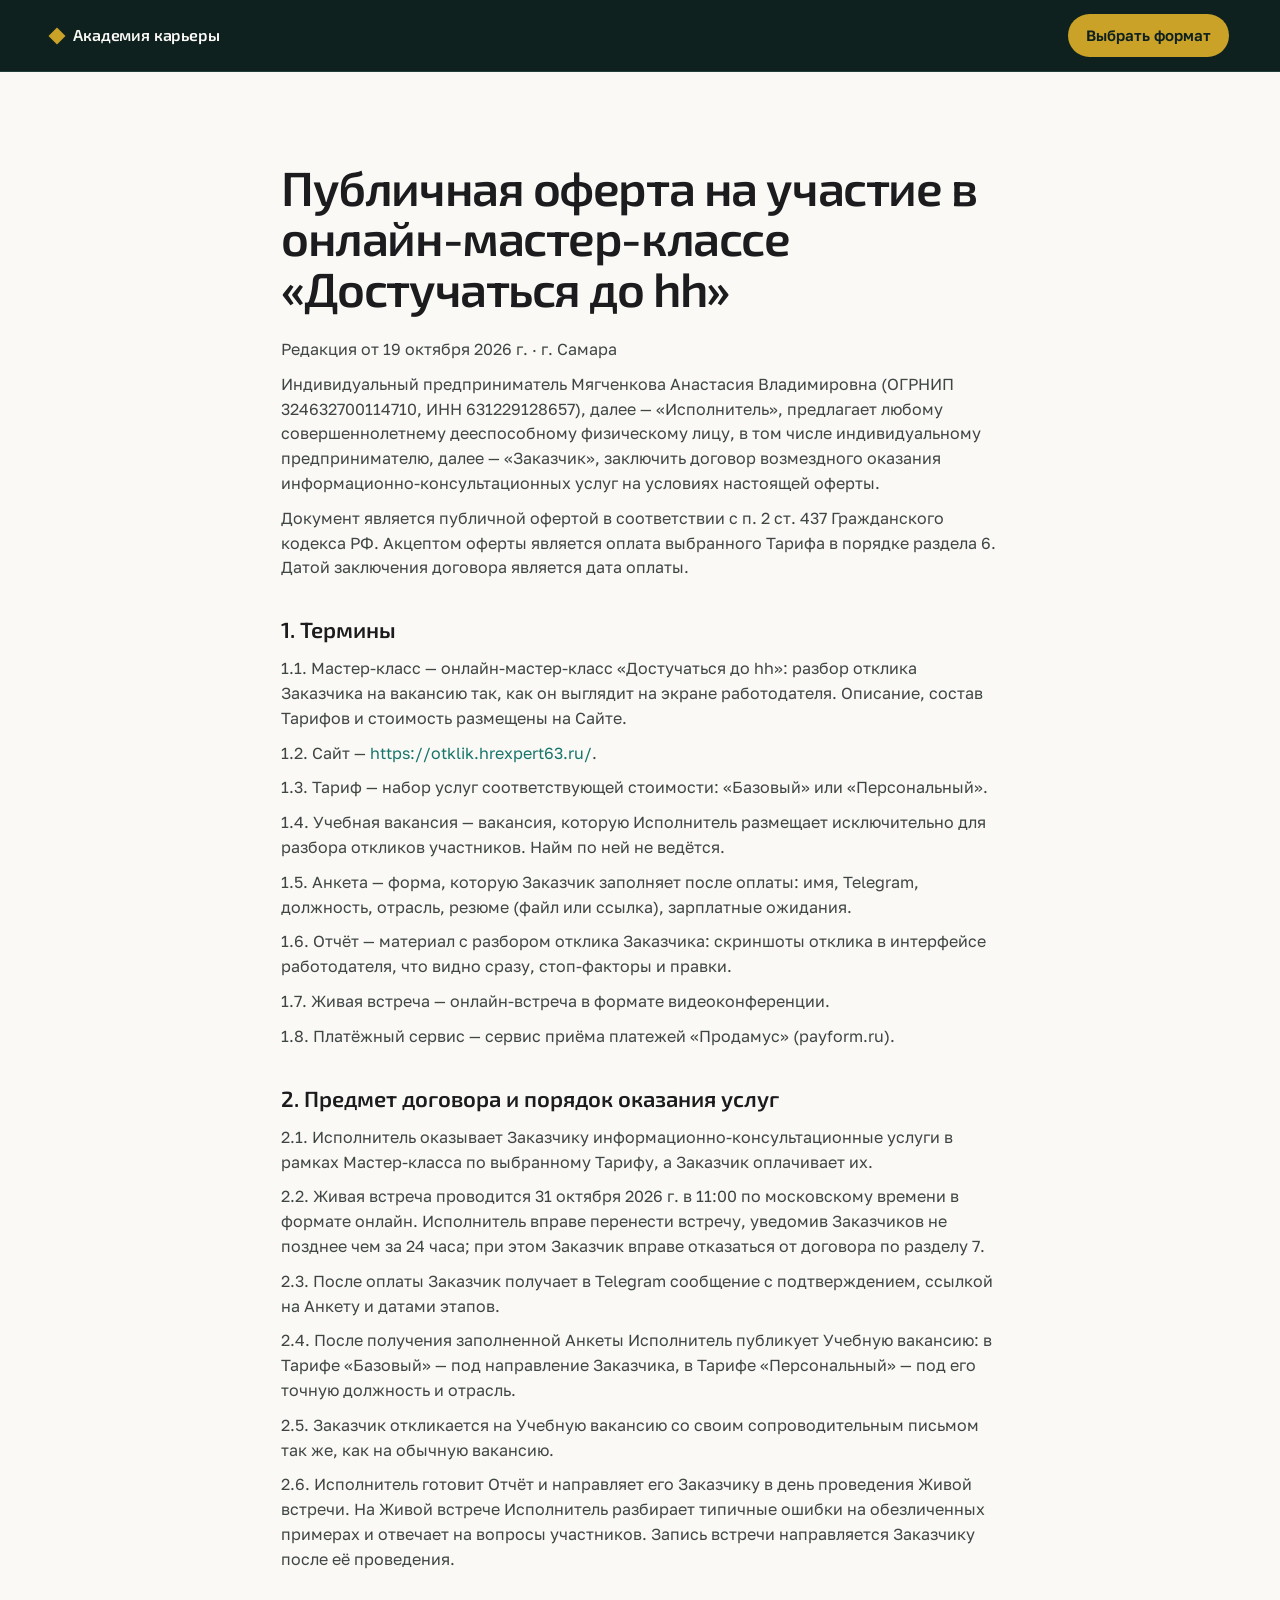
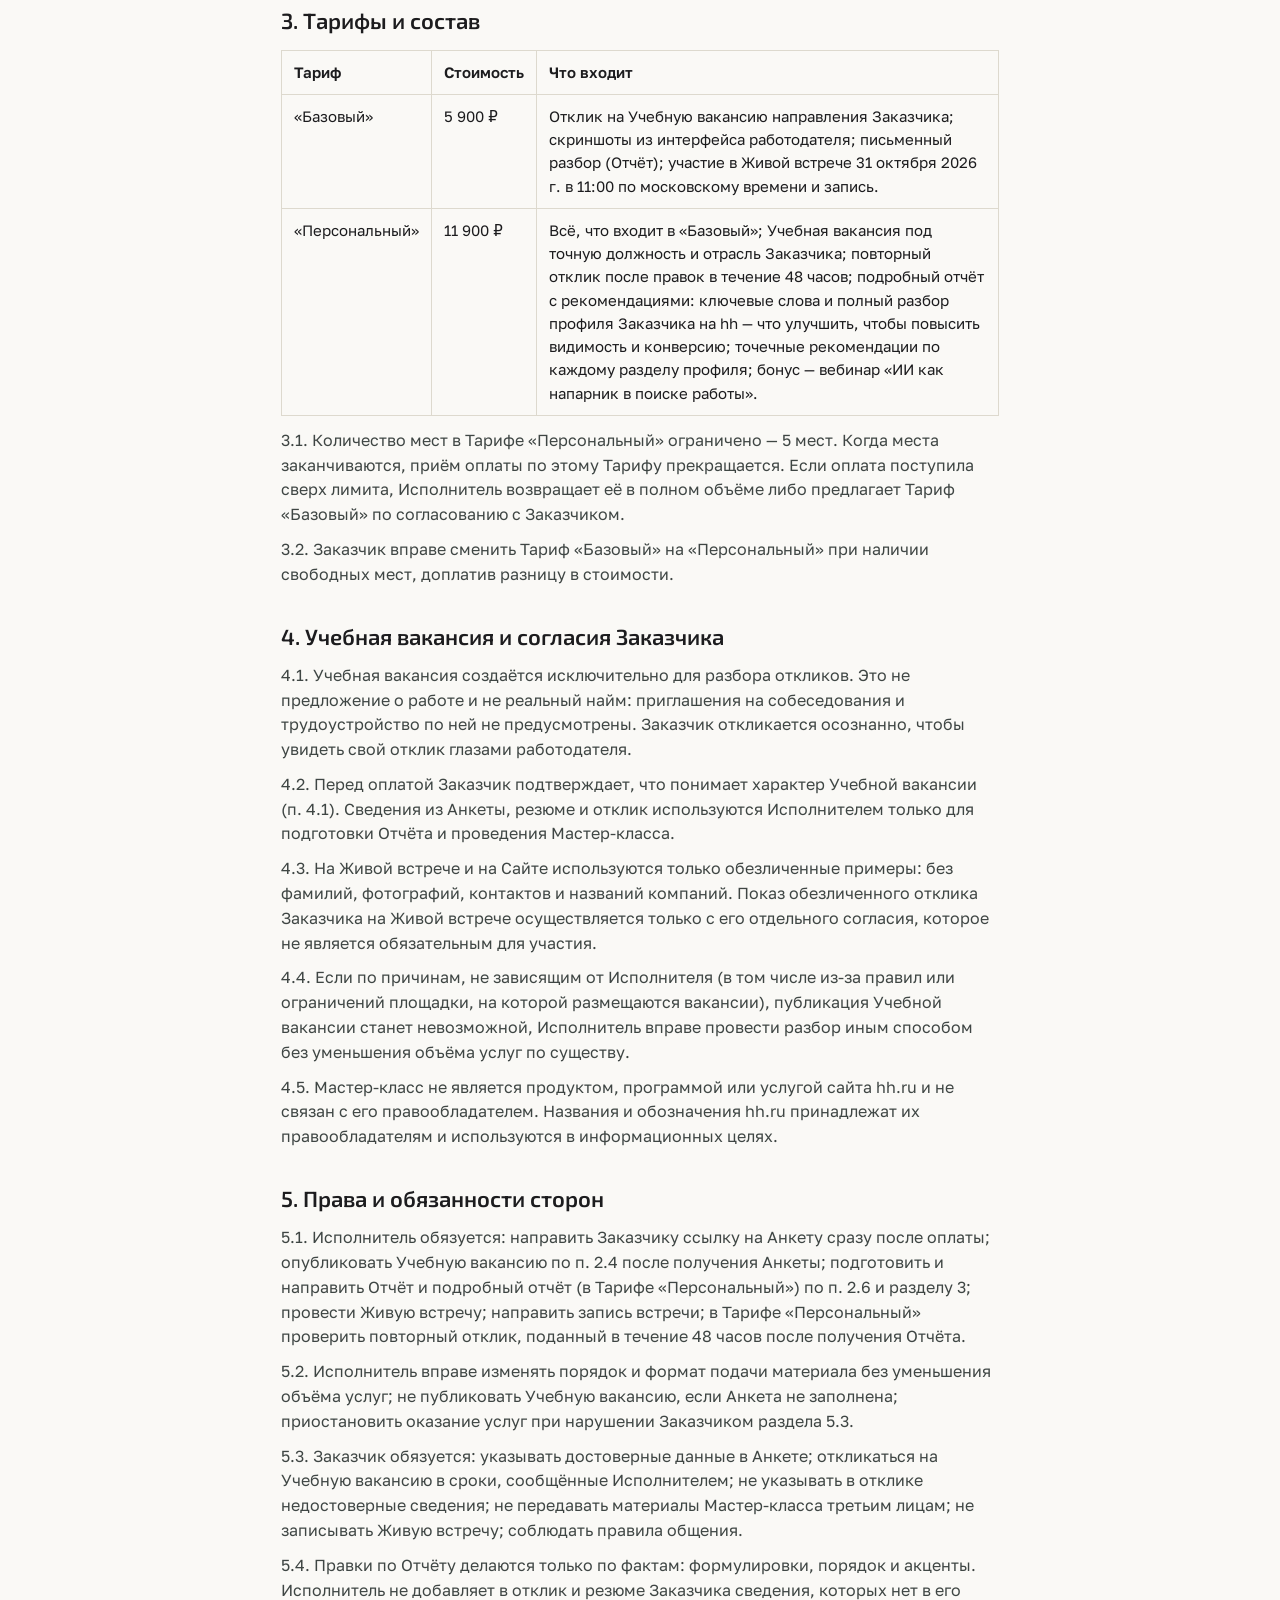
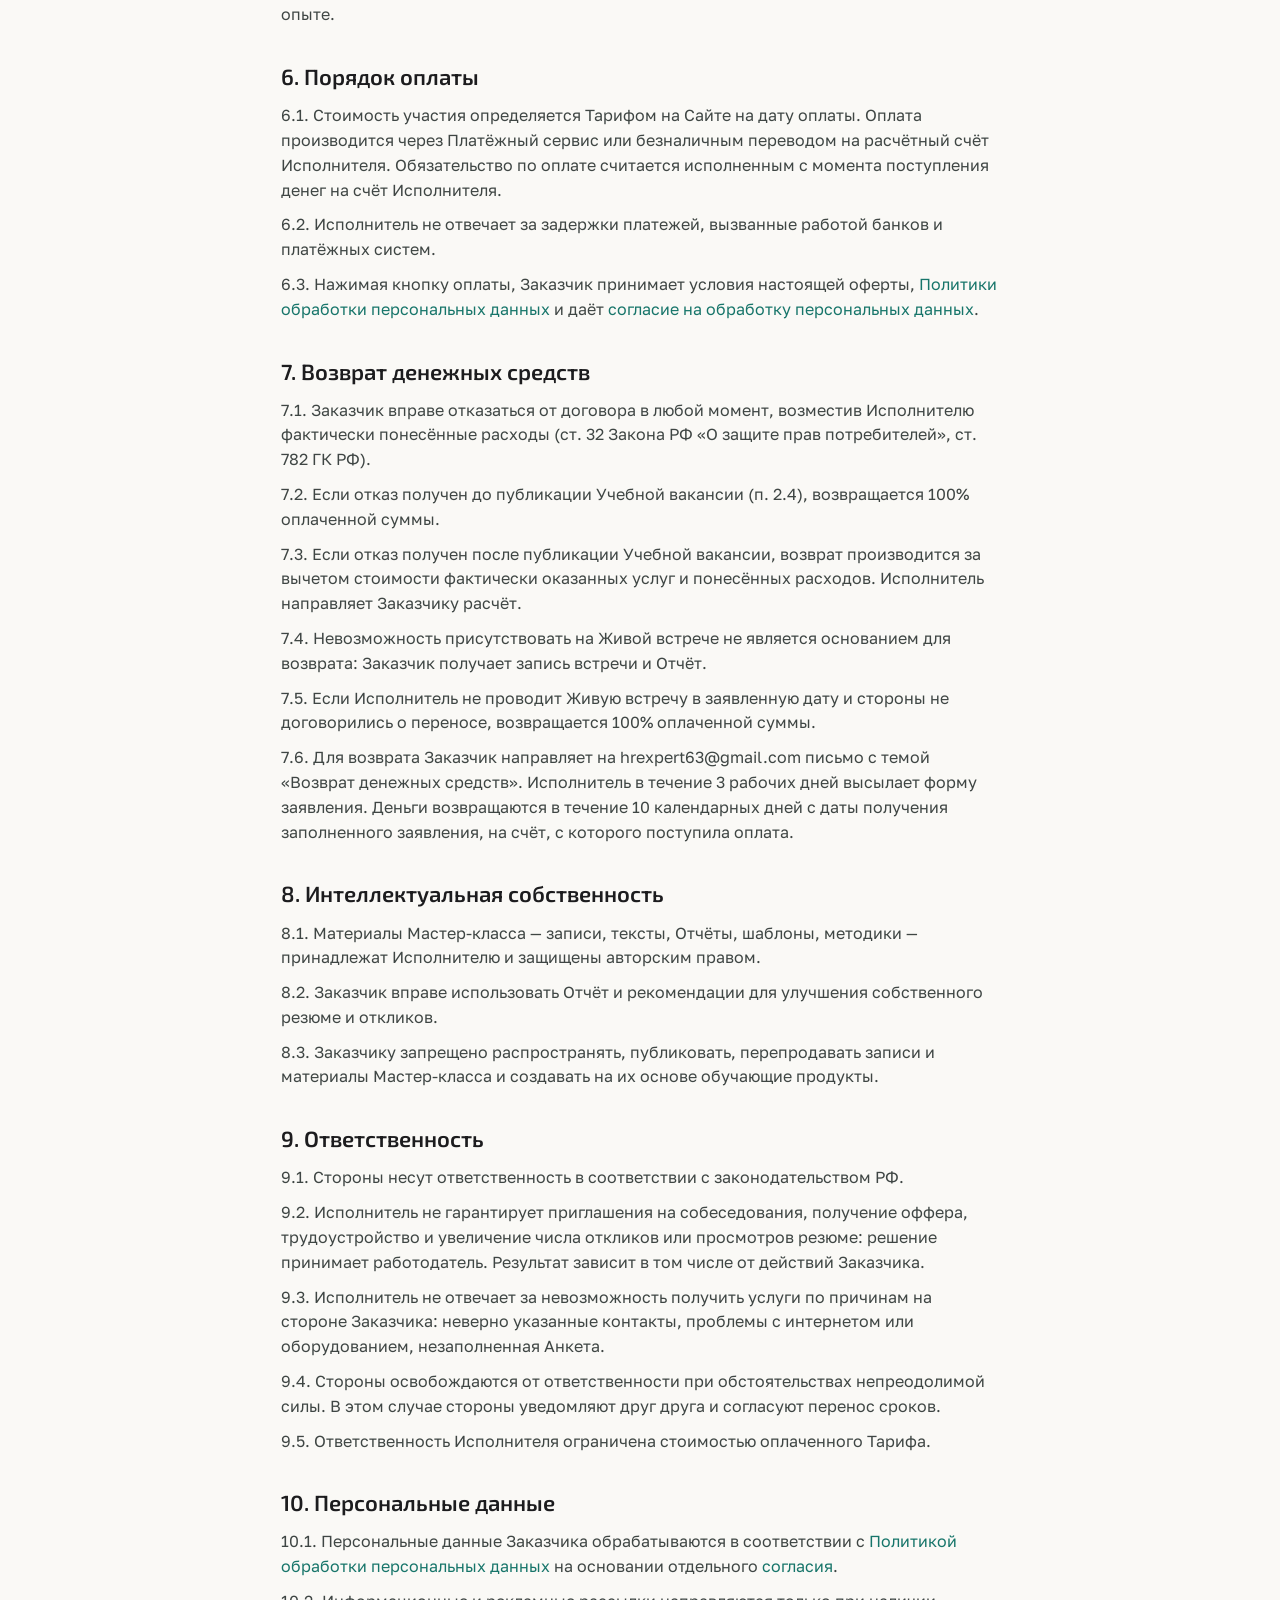
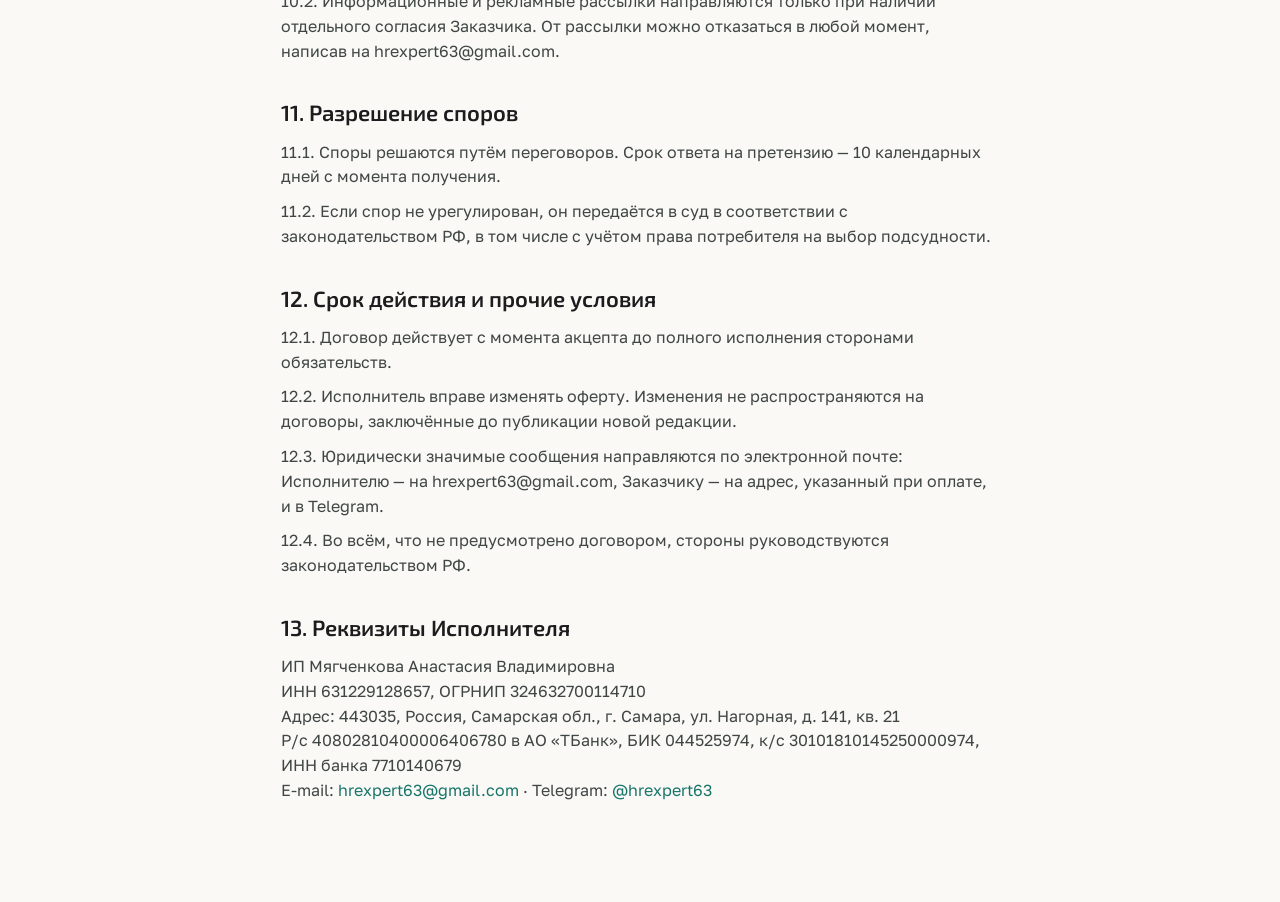
<file: mk-oferta.html>
<!DOCTYPE html>
<html lang="ru">
<head>
<meta charset="utf-8">
<meta name="viewport" content="width=device-width, initial-scale=1">
<title>Договор-оферта — «Достучаться до hh»</title>
<meta name="description" content="Публичная оферта на участие в онлайн-мастер-классе «Достучаться до hh».">
<link rel="canonical" href="https://otklik.hrexpert63.ru/mk-oferta.html">
<link rel="icon" href="favicon.svg" type="image/svg+xml">
<link rel="preload" as="font" type="font/woff2" href="fonts/exo2-cyrillic.woff2" crossorigin>
<link rel="preload" as="font" type="font/woff2" href="fonts/golostext-cyrillic.woff2" crossorigin>
<link rel="stylesheet" href="styles.css">
<style>
.doc-page{max-width:820px;margin:0 auto;padding:clamp(48px,7vw,96px) var(--gut)}
.doc-page h1{font-family:var(--head);font-weight:600;font-size:clamp(32px,4vw,48px);letter-spacing:-.03em;line-height:1.05;margin-bottom:24px}
.doc-page h2{font-family:var(--head);font-weight:600;font-size:22px;margin:32px 0 10px}
.doc-page p,.doc-page li{font-size:16px;color:var(--mute3);margin-bottom:10px}
.doc-page ul{list-style:disc;padding-left:22px}
.doc-page table{border-collapse:collapse;width:100%;margin:12px 0}
.doc-page th,.doc-page td{border:1px solid var(--line);padding:10px 12px;text-align:left;vertical-align:top;font-size:15px}
</style>
</head>
<body>
<header class="topbar"><div class="topbar__in"><a class="brand" href="https://otklik.hrexpert63.ru/"><span class="gem"></span>Академия карьеры</a><a class="btn-pill btn-pill--gold" href="https://otklik.hrexpert63.ru/#tariffs">Выбрать формат</a></div></header>
<main class="doc-page">
  <h1>Публичная оферта на участие в онлайн-мастер-классе «Достучаться до hh»</h1>
  <p>Редакция от 19 октября 2026 г. · г. Самара</p>
  <p>Индивидуальный предприниматель Мягченкова Анастасия Владимировна (ОГРНИП 324632700114710, ИНН 631229128657), далее — «Исполнитель», предлагает любому совершеннолетнему дееспособному физическому лицу, в том числе индивидуальному предпринимателю, далее — «Заказчик», заключить договор возмездного оказания информационно-консультационных услуг на условиях настоящей оферты.</p>
  <p>Документ является публичной офертой в соответствии с п. 2 ст. 437 Гражданского кодекса РФ. Акцептом оферты является оплата выбранного Тарифа в порядке раздела 6. Датой заключения договора является дата оплаты.</p>

  <h2>1. Термины</h2>
  <p>1.1. Мастер-класс — онлайн-мастер-класс «Достучаться до hh»: разбор отклика Заказчика на вакансию так, как он выглядит на экране работодателя. Описание, состав Тарифов и стоимость размещены на Сайте.</p>
  <p>1.2. Сайт — <a href="https://otklik.hrexpert63.ru/">https://otklik.hrexpert63.ru/</a>.</p>
  <p>1.3. Тариф — набор услуг соответствующей стоимости: «Базовый» или «Персональный».</p>
  <p>1.4. Учебная вакансия — вакансия, которую Исполнитель размещает исключительно для разбора откликов участников. Найм по ней не ведётся.</p>
  <p>1.5. Анкета — форма, которую Заказчик заполняет после оплаты: имя, Telegram, должность, отрасль, резюме (файл или ссылка), зарплатные ожидания.</p>
  <p>1.6. Отчёт — материал с разбором отклика Заказчика: скриншоты отклика в интерфейсе работодателя, что видно сразу, стоп-факторы и правки.</p>
  <p>1.7. Живая встреча — онлайн-встреча в формате видеоконференции.</p>
  <p>1.8. Платёжный сервис — сервис приёма платежей «Продамус» (payform.ru).</p>

  <h2>2. Предмет договора и порядок оказания услуг</h2>
  <p>2.1. Исполнитель оказывает Заказчику информационно-консультационные услуги в рамках Мастер-класса по выбранному Тарифу, а Заказчик оплачивает их.</p>
  <p>2.2. Живая встреча проводится 31 октября 2026 г. в 11:00 по московскому времени в формате онлайн. Исполнитель вправе перенести встречу, уведомив Заказчиков не позднее чем за 24 часа; при этом Заказчик вправе отказаться от договора по разделу 7.</p>
  <p>2.3. После оплаты Заказчик получает в Telegram сообщение с подтверждением, ссылкой на Анкету и датами этапов.</p>
  <p>2.4. После получения заполненной Анкеты Исполнитель публикует Учебную вакансию: в Тарифе «Базовый» — под направление Заказчика, в Тарифе «Персональный» — под его точную должность и отрасль.</p>
  <p>2.5. Заказчик откликается на Учебную вакансию со своим сопроводительным письмом так же, как на обычную вакансию.</p>
  <p>2.6. Исполнитель готовит Отчёт и направляет его Заказчику в день проведения Живой встречи. На Живой встрече Исполнитель разбирает типичные ошибки на обезличенных примерах и отвечает на вопросы участников. Запись встречи направляется Заказчику после её проведения.</p>

  <h2>3. Тарифы и состав</h2>
  <table>
    <tr><th>Тариф</th><th>Стоимость</th><th>Что входит</th></tr>
    <tr><td>«Базовый»</td><td>5 900 ₽</td><td>Отклик на Учебную вакансию направления Заказчика; скриншоты из интерфейса работодателя; письменный разбор (Отчёт); участие в Живой встрече 31 октября 2026 г. в 11:00 по московскому времени и запись.</td></tr>
    <tr><td>«Персональный»</td><td>11 900 ₽</td><td>Всё, что входит в «Базовый»; Учебная вакансия под точную должность и отрасль Заказчика; повторный отклик после правок в течение 48 часов; подробный отчёт с рекомендациями: ключевые слова и полный разбор профиля Заказчика на hh — что улучшить, чтобы повысить видимость и конверсию; точечные рекомендации по каждому разделу профиля; бонус — вебинар «ИИ как напарник в поиске работы».</td></tr>
  </table>
  <p>3.1. Количество мест в Тарифе «Персональный» ограничено — 5 мест. Когда места заканчиваются, приём оплаты по этому Тарифу прекращается. Если оплата поступила сверх лимита, Исполнитель возвращает её в полном объёме либо предлагает Тариф «Базовый» по согласованию с Заказчиком.</p>
  <p>3.2. Заказчик вправе сменить Тариф «Базовый» на «Персональный» при наличии свободных мест, доплатив разницу в стоимости.</p>

  <h2>4. Учебная вакансия и согласия Заказчика</h2>
  <p>4.1. Учебная вакансия создаётся исключительно для разбора откликов. Это не предложение о работе и не реальный найм: приглашения на собеседования и трудоустройство по ней не предусмотрены. Заказчик откликается осознанно, чтобы увидеть свой отклик глазами работодателя.</p>
  <p>4.2. Перед оплатой Заказчик подтверждает, что понимает характер Учебной вакансии (п. 4.1). Сведения из Анкеты, резюме и отклик используются Исполнителем только для подготовки Отчёта и проведения Мастер-класса.</p>
  <p>4.3. На Живой встрече и на Сайте используются только обезличенные примеры: без фамилий, фотографий, контактов и названий компаний. Показ обезличенного отклика Заказчика на Живой встрече осуществляется только с его отдельного согласия, которое не является обязательным для участия.</p>
  <p>4.4. Если по причинам, не зависящим от Исполнителя (в том числе из-за правил или ограничений площадки, на которой размещаются вакансии), публикация Учебной вакансии станет невозможной, Исполнитель вправе провести разбор иным способом без уменьшения объёма услуг по существу.</p>
  <p>4.5. Мастер-класс не является продуктом, программой или услугой сайта hh.ru и не связан с его правообладателем. Названия и обозначения hh.ru принадлежат их правообладателям и используются в информационных целях.</p>

  <h2>5. Права и обязанности сторон</h2>
  <p>5.1. Исполнитель обязуется: направить Заказчику ссылку на Анкету сразу после оплаты; опубликовать Учебную вакансию по п. 2.4 после получения Анкеты; подготовить и направить Отчёт и подробный отчёт (в Тарифе «Персональный») по п. 2.6 и разделу 3; провести Живую встречу; направить запись встречи; в Тарифе «Персональный» проверить повторный отклик, поданный в течение 48 часов после получения Отчёта.</p>
  <p>5.2. Исполнитель вправе изменять порядок и формат подачи материала без уменьшения объёма услуг; не публиковать Учебную вакансию, если Анкета не заполнена; приостановить оказание услуг при нарушении Заказчиком раздела 5.3.</p>
  <p>5.3. Заказчик обязуется: указывать достоверные данные в Анкете; откликаться на Учебную вакансию в сроки, сообщённые Исполнителем; не указывать в отклике недостоверные сведения; не передавать материалы Мастер-класса третьим лицам; не записывать Живую встречу; соблюдать правила общения.</p>
  <p>5.4. Правки по Отчёту делаются только по фактам: формулировки, порядок и акценты. Исполнитель не добавляет в отклик и резюме Заказчика сведения, которых нет в его опыте.</p>

  <h2>6. Порядок оплаты</h2>
  <p>6.1. Стоимость участия определяется Тарифом на Сайте на дату оплаты. Оплата производится через Платёжный сервис или безналичным переводом на расчётный счёт Исполнителя. Обязательство по оплате считается исполненным с момента поступления денег на счёт Исполнителя.</p>
  <p>6.2. Исполнитель не отвечает за задержки платежей, вызванные работой банков и платёжных систем.</p>
  <p>6.3. Нажимая кнопку оплаты, Заказчик принимает условия настоящей оферты, <a href="https://otklik.hrexpert63.ru/mk-privacy.html">Политики обработки персональных данных</a> и даёт <a href="https://otklik.hrexpert63.ru/mk-soglasie.html">согласие на обработку персональных данных</a>.</p>

  <h2>7. Возврат денежных средств</h2>
  <p>7.1. Заказчик вправе отказаться от договора в любой момент, возместив Исполнителю фактически понесённые расходы (ст. 32 Закона РФ «О защите прав потребителей», ст. 782 ГК РФ).</p>
  <p>7.2. Если отказ получен до публикации Учебной вакансии (п. 2.4), возвращается 100% оплаченной суммы.</p>
  <p>7.3. Если отказ получен после публикации Учебной вакансии, возврат производится за вычетом стоимости фактически оказанных услуг и понесённых расходов. Исполнитель направляет Заказчику расчёт.</p>
  <p>7.4. Невозможность присутствовать на Живой встрече не является основанием для возврата: Заказчик получает запись встречи и Отчёт.</p>
  <p>7.5. Если Исполнитель не проводит Живую встречу в заявленную дату и стороны не договорились о переносе, возвращается 100% оплаченной суммы.</p>
  <p>7.6. Для возврата Заказчик направляет на hrexpert63@gmail.com письмо с темой «Возврат денежных средств». Исполнитель в течение 3 рабочих дней высылает форму заявления. Деньги возвращаются в течение 10 календарных дней с даты получения заполненного заявления, на счёт, с которого поступила оплата.</p>

  <h2>8. Интеллектуальная собственность</h2>
  <p>8.1. Материалы Мастер-класса — записи, тексты, Отчёты, шаблоны, методики — принадлежат Исполнителю и защищены авторским правом.</p>
  <p>8.2. Заказчик вправе использовать Отчёт и рекомендации для улучшения собственного резюме и откликов.</p>
  <p>8.3. Заказчику запрещено распространять, публиковать, перепродавать записи и материалы Мастер-класса и создавать на их основе обучающие продукты.</p>

  <h2>9. Ответственность</h2>
  <p>9.1. Стороны несут ответственность в соответствии с законодательством РФ.</p>
  <p>9.2. Исполнитель не гарантирует приглашения на собеседования, получение оффера, трудоустройство и увеличение числа откликов или просмотров резюме: решение принимает работодатель. Результат зависит в том числе от действий Заказчика.</p>
  <p>9.3. Исполнитель не отвечает за невозможность получить услуги по причинам на стороне Заказчика: неверно указанные контакты, проблемы с интернетом или оборудованием, незаполненная Анкета.</p>
  <p>9.4. Стороны освобождаются от ответственности при обстоятельствах непреодолимой силы. В этом случае стороны уведомляют друг друга и согласуют перенос сроков.</p>
  <p>9.5. Ответственность Исполнителя ограничена стоимостью оплаченного Тарифа.</p>

  <h2>10. Персональные данные</h2>
  <p>10.1. Персональные данные Заказчика обрабатываются в соответствии с <a href="https://otklik.hrexpert63.ru/mk-privacy.html">Политикой обработки персональных данных</a> на основании отдельного <a href="https://otklik.hrexpert63.ru/mk-soglasie.html">согласия</a>.</p>
  <p>10.2. Информационные и рекламные рассылки направляются только при наличии отдельного согласия Заказчика. От рассылки можно отказаться в любой момент, написав на hrexpert63@gmail.com.</p>

  <h2>11. Разрешение споров</h2>
  <p>11.1. Споры решаются путём переговоров. Срок ответа на претензию — 10 календарных дней с момента получения.</p>
  <p>11.2. Если спор не урегулирован, он передаётся в суд в соответствии с законодательством РФ, в том числе с учётом права потребителя на выбор подсудности.</p>

  <h2>12. Срок действия и прочие условия</h2>
  <p>12.1. Договор действует с момента акцепта до полного исполнения сторонами обязательств.</p>
  <p>12.2. Исполнитель вправе изменять оферту. Изменения не распространяются на договоры, заключённые до публикации новой редакции.</p>
  <p>12.3. Юридически значимые сообщения направляются по электронной почте: Исполнителю — на hrexpert63@gmail.com, Заказчику — на адрес, указанный при оплате, и в Telegram.</p>
  <p>12.4. Во всём, что не предусмотрено договором, стороны руководствуются законодательством РФ.</p>

  <h2>13. Реквизиты Исполнителя</h2>
  <p>ИП Мягченкова Анастасия Владимировна<br>
  ИНН 631229128657, ОГРНИП 324632700114710<br>
  Адрес: 443035, Россия, Самарская обл., г. Самара, ул. Нагорная, д. 141, кв. 21<br>
  Р/с 40802810400006406780 в АО «ТБанк», БИК 044525974, к/с 30101810145250000974, ИНН банка 7710140679<br>
  E-mail: <a href="mailto:hrexpert63@gmail.com">hrexpert63@gmail.com</a> · Telegram: <a href="https://t.me/hrexpert63">@hrexpert63</a></p>
</main>
</body>
</html>
</file>
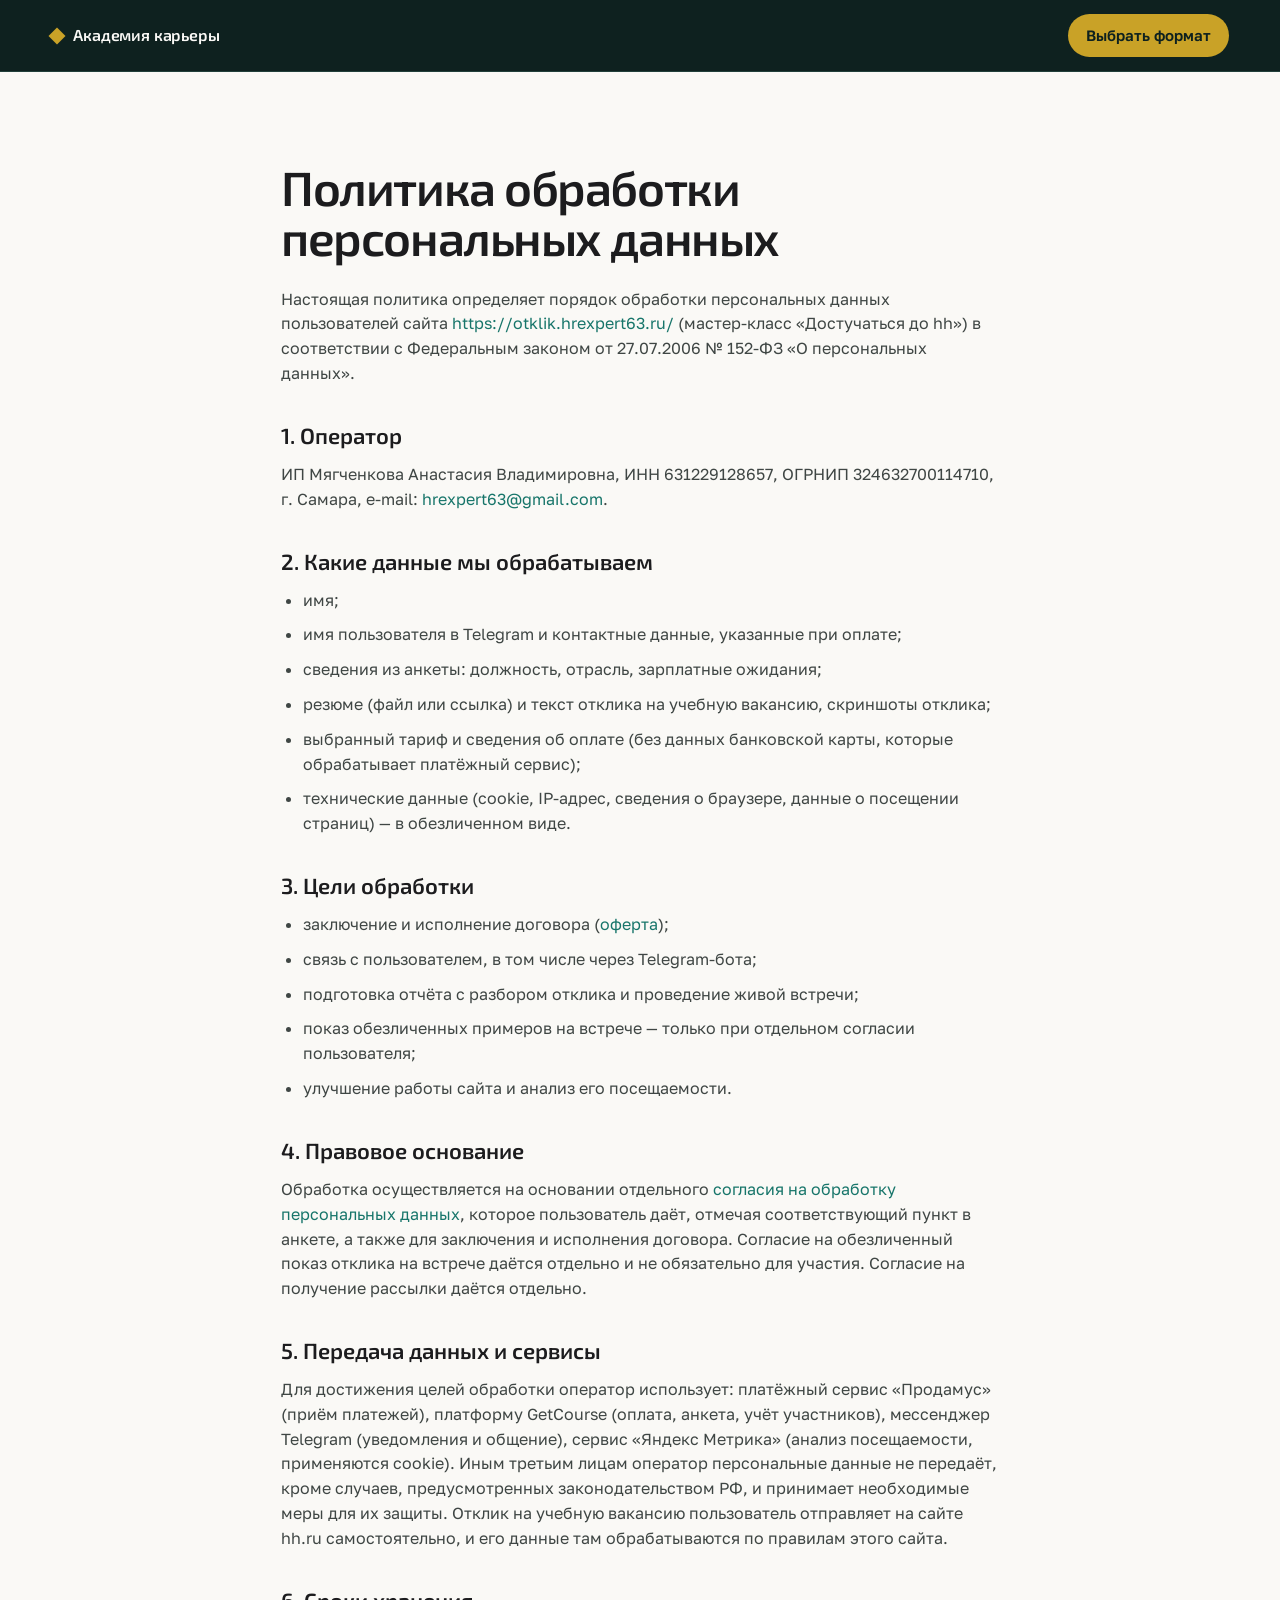
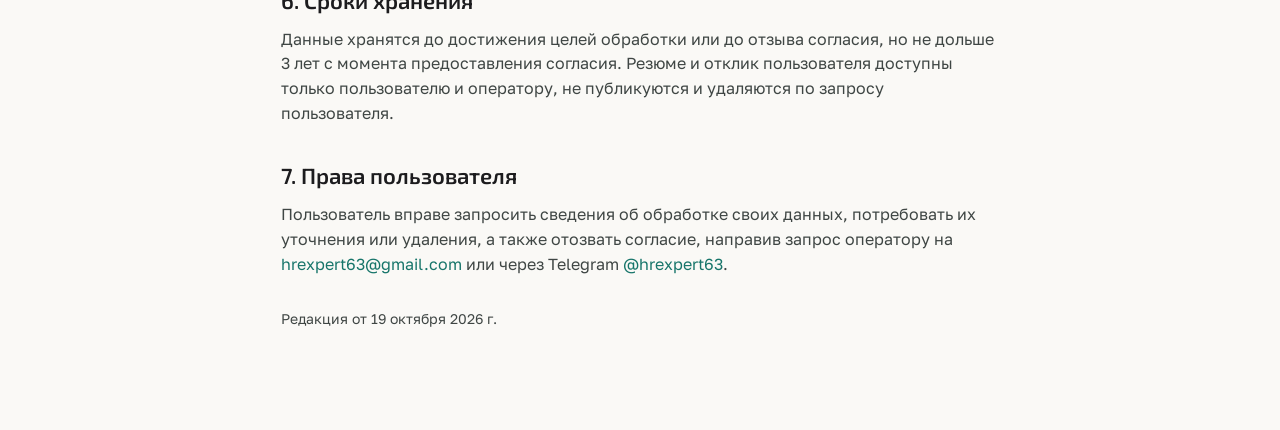
<file: mk-privacy.html>
<!DOCTYPE html>
<html lang="ru">
<head>
<meta charset="utf-8">
<meta name="viewport" content="width=device-width, initial-scale=1">
<title>Политика обработки персональных данных — «Достучаться до hh»</title>
<meta name="description" content="Политика обработки персональных данных на сайте мастер-класса «Достучаться до hh».">
<link rel="canonical" href="https://otklik.hrexpert63.ru/mk-privacy.html">
<link rel="icon" href="favicon.svg" type="image/svg+xml">
<link rel="preload" as="font" type="font/woff2" href="fonts/exo2-cyrillic.woff2" crossorigin>
<link rel="preload" as="font" type="font/woff2" href="fonts/golostext-cyrillic.woff2" crossorigin>
<link rel="stylesheet" href="styles.css">
<style>
.doc-page{max-width:820px;margin:0 auto;padding:clamp(48px,7vw,96px) var(--gut)}
.doc-page h1{font-family:var(--head);font-weight:600;font-size:clamp(32px,4vw,48px);letter-spacing:-.03em;line-height:1.05;margin-bottom:24px}
.doc-page h2{font-family:var(--head);font-weight:600;font-size:22px;margin:32px 0 10px}
.doc-page p,.doc-page li{font-size:16px;color:var(--mute3);margin-bottom:10px}
.doc-page ul{list-style:disc;padding-left:22px}
.doc-page table{border-collapse:collapse;width:100%;margin:12px 0}
.doc-page th,.doc-page td{border:1px solid var(--line);padding:10px 12px;text-align:left;vertical-align:top;font-size:15px}
</style>
</head>
<body>
<header class="topbar"><div class="topbar__in"><a class="brand" href="https://otklik.hrexpert63.ru/"><span class="gem"></span>Академия карьеры</a><a class="btn-pill btn-pill--gold" href="https://otklik.hrexpert63.ru/#tariffs">Выбрать формат</a></div></header>
<main class="doc-page">
  <h1>Политика обработки персональных данных</h1>
  <p>Настоящая политика определяет порядок обработки персональных данных пользователей сайта <a href="https://otklik.hrexpert63.ru/">https://otklik.hrexpert63.ru/</a> (мастер-класс «Достучаться до hh») в соответствии с Федеральным законом от 27.07.2006 № 152-ФЗ «О персональных данных».</p>

  <h2>1. Оператор</h2>
  <p>ИП Мягченкова Анастасия Владимировна, ИНН 631229128657, ОГРНИП 324632700114710, г. Самара, e-mail: <a href="mailto:hrexpert63@gmail.com">hrexpert63@gmail.com</a>.</p>

  <h2>2. Какие данные мы обрабатываем</h2>
  <ul>
    <li>имя;</li>
    <li>имя пользователя в Telegram и контактные данные, указанные при оплате;</li>
    <li>сведения из анкеты: должность, отрасль, зарплатные ожидания;</li>
    <li>резюме (файл или ссылка) и текст отклика на учебную вакансию, скриншоты отклика;</li>
    <li>выбранный тариф и сведения об оплате (без данных банковской карты, которые обрабатывает платёжный сервис);</li>
    <li>технические данные (cookie, IP-адрес, сведения о браузере, данные о посещении страниц) — в обезличенном виде.</li>
  </ul>

  <h2>3. Цели обработки</h2>
  <ul>
    <li>заключение и исполнение договора (<a href="https://otklik.hrexpert63.ru/mk-oferta.html">оферта</a>);</li>
    <li>связь с пользователем, в том числе через Telegram-бота;</li>
    <li>подготовка отчёта с разбором отклика и проведение живой встречи;</li>
    <li>показ обезличенных примеров на встрече — только при отдельном согласии пользователя;</li>
    <li>улучшение работы сайта и анализ его посещаемости.</li>
  </ul>

  <h2>4. Правовое основание</h2>
  <p>Обработка осуществляется на основании отдельного <a href="https://otklik.hrexpert63.ru/mk-soglasie.html">согласия на обработку персональных данных</a>, которое пользователь даёт, отмечая соответствующий пункт в анкете, а также для заключения и исполнения договора. Согласие на обезличенный показ отклика на встрече даётся отдельно и не обязательно для участия. Согласие на получение рассылки даётся отдельно.</p>

  <h2>5. Передача данных и сервисы</h2>
  <p>Для достижения целей обработки оператор использует: платёжный сервис «Продамус» (приём платежей), платформу GetCourse (оплата, анкета, учёт участников), мессенджер Telegram (уведомления и общение), сервис «Яндекс Метрика» (анализ посещаемости, применяются cookie). Иным третьим лицам оператор персональные данные не передаёт, кроме случаев, предусмотренных законодательством РФ, и принимает необходимые меры для их защиты. Отклик на учебную вакансию пользователь отправляет на сайте hh.ru самостоятельно, и его данные там обрабатываются по правилам этого сайта.</p>

  <h2>6. Сроки хранения</h2>
  <p>Данные хранятся до достижения целей обработки или до отзыва согласия, но не дольше 3 лет с момента предоставления согласия. Резюме и отклик пользователя доступны только пользователю и оператору, не публикуются и удаляются по запросу пользователя.</p>

  <h2>7. Права пользователя</h2>
  <p>Пользователь вправе запросить сведения об обработке своих данных, потребовать их уточнения или удаления, а также отозвать согласие, направив запрос оператору на <a href="mailto:hrexpert63@gmail.com">hrexpert63@gmail.com</a> или через Telegram <a href="https://t.me/hrexpert63">@hrexpert63</a>.</p>

  <p style="margin-top:32px;font-size:14px">Редакция от 19 октября 2026 г.</p>
</main>
</body>
</html>
</file>
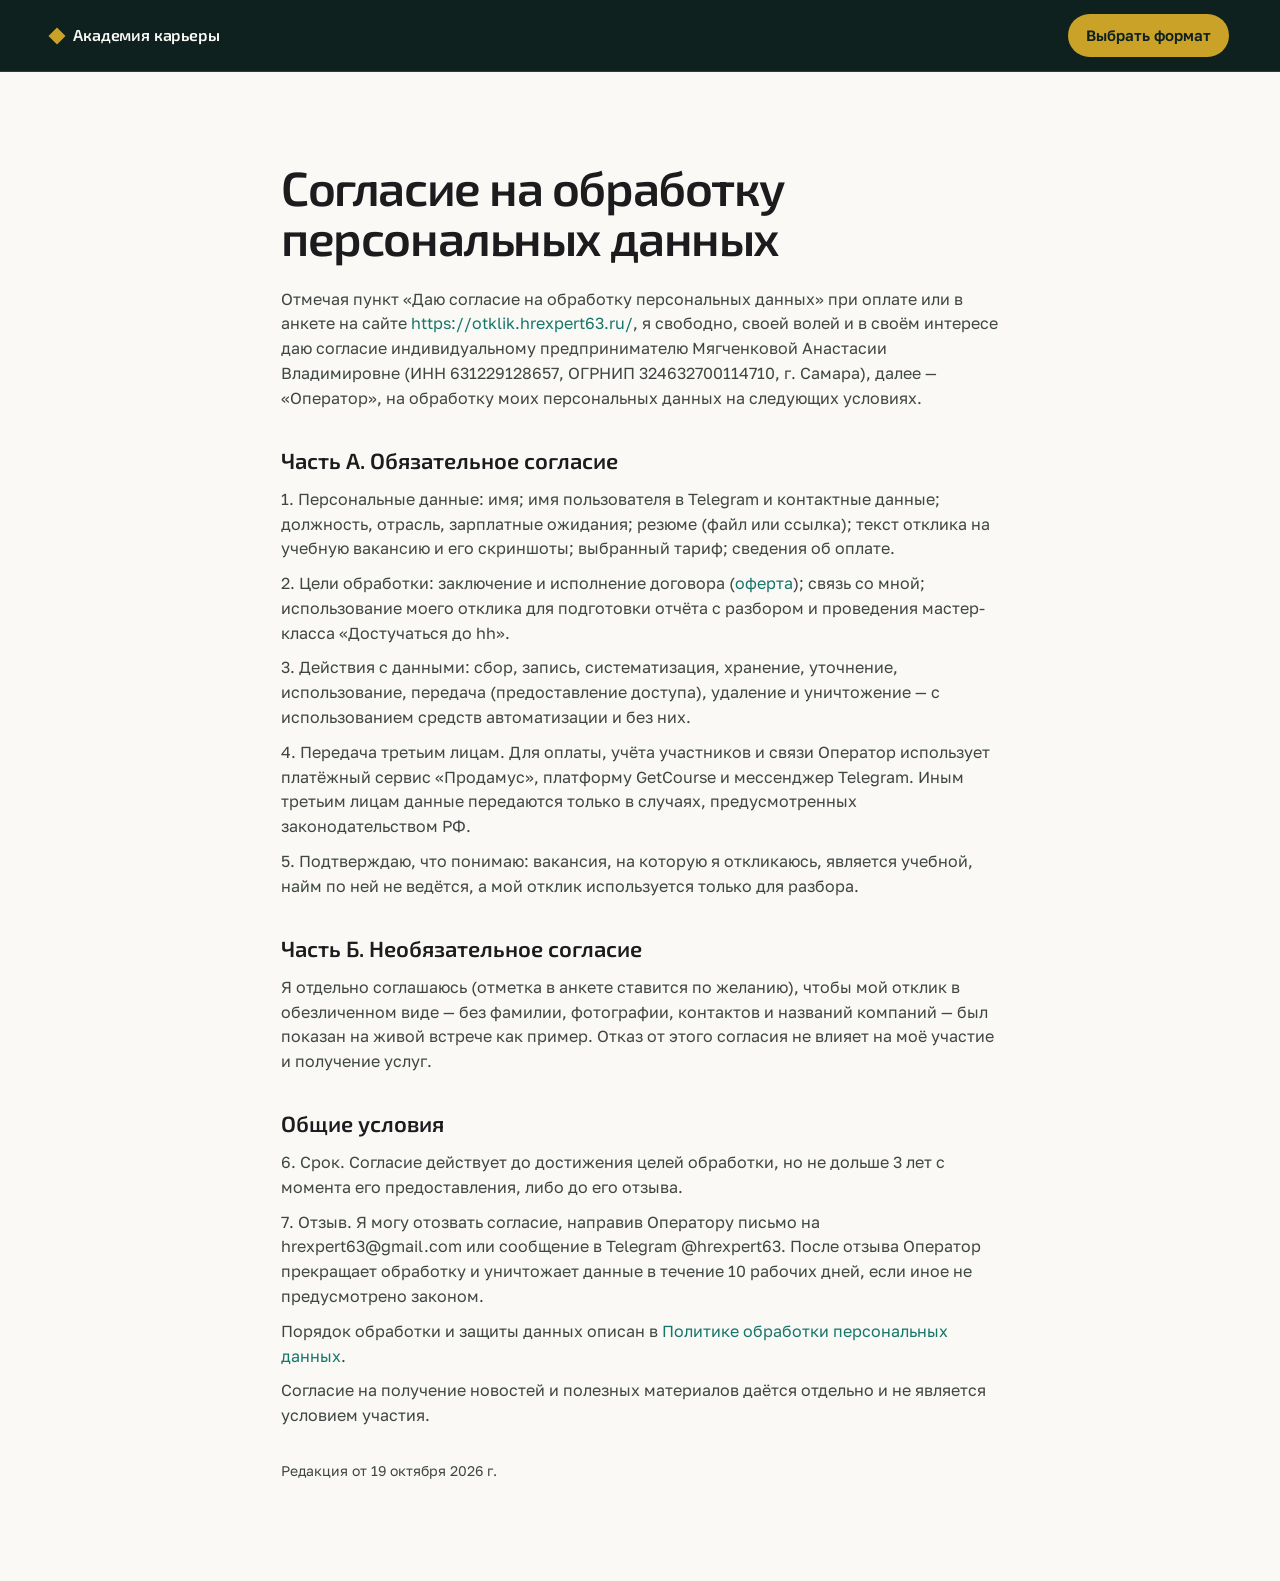
<file: mk-soglasie.html>
<!DOCTYPE html>
<html lang="ru">
<head>
<meta charset="utf-8">
<meta name="viewport" content="width=device-width, initial-scale=1">
<title>Согласие на обработку персональных данных — «Достучаться до hh»</title>
<meta name="description" content="Согласие на обработку персональных данных при участии в мастер-классе «Достучаться до hh».">
<link rel="canonical" href="https://otklik.hrexpert63.ru/mk-soglasie.html">
<link rel="icon" href="favicon.svg" type="image/svg+xml">
<link rel="preload" as="font" type="font/woff2" href="fonts/exo2-cyrillic.woff2" crossorigin>
<link rel="preload" as="font" type="font/woff2" href="fonts/golostext-cyrillic.woff2" crossorigin>
<link rel="stylesheet" href="styles.css">
<style>
.doc-page{max-width:820px;margin:0 auto;padding:clamp(48px,7vw,96px) var(--gut)}
.doc-page h1{font-family:var(--head);font-weight:600;font-size:clamp(32px,4vw,48px);letter-spacing:-.03em;line-height:1.05;margin-bottom:24px}
.doc-page h2{font-family:var(--head);font-weight:600;font-size:22px;margin:32px 0 10px}
.doc-page p,.doc-page li{font-size:16px;color:var(--mute3);margin-bottom:10px}
.doc-page ul{list-style:disc;padding-left:22px}
.doc-page table{border-collapse:collapse;width:100%;margin:12px 0}
.doc-page th,.doc-page td{border:1px solid var(--line);padding:10px 12px;text-align:left;vertical-align:top;font-size:15px}
</style>
</head>
<body>
<header class="topbar"><div class="topbar__in"><a class="brand" href="https://otklik.hrexpert63.ru/"><span class="gem"></span>Академия карьеры</a><a class="btn-pill btn-pill--gold" href="https://otklik.hrexpert63.ru/#tariffs">Выбрать формат</a></div></header>
<main class="doc-page">
  <h1>Согласие на обработку персональных данных</h1>
  <p>Отмечая пункт «Даю согласие на обработку персональных данных» при оплате или в анкете на сайте <a href="https://otklik.hrexpert63.ru/">https://otklik.hrexpert63.ru/</a>, я свободно, своей волей и в своём интересе даю согласие индивидуальному предпринимателю Мягченковой Анастасии Владимировне (ИНН 631229128657, ОГРНИП 324632700114710, г. Самара), далее — «Оператор», на обработку моих персональных данных на следующих условиях.</p>
  <h2>Часть А. Обязательное согласие</h2>
  <p>1. Персональные данные: имя; имя пользователя в Telegram и контактные данные; должность, отрасль, зарплатные ожидания; резюме (файл или ссылка); текст отклика на учебную вакансию и его скриншоты; выбранный тариф; сведения об оплате.</p>
  <p>2. Цели обработки: заключение и исполнение договора (<a href="https://otklik.hrexpert63.ru/mk-oferta.html">оферта</a>); связь со мной; использование моего отклика для подготовки отчёта с разбором и проведения мастер-класса «Достучаться до hh».</p>
  <p>3. Действия с данными: сбор, запись, систематизация, хранение, уточнение, использование, передача (предоставление доступа), удаление и уничтожение — с использованием средств автоматизации и без них.</p>
  <p>4. Передача третьим лицам. Для оплаты, учёта участников и связи Оператор использует платёжный сервис «Продамус», платформу GetCourse и мессенджер Telegram. Иным третьим лицам данные передаются только в случаях, предусмотренных законодательством РФ.</p>
  <p>5. Подтверждаю, что понимаю: вакансия, на которую я откликаюсь, является учебной, найм по ней не ведётся, а мой отклик используется только для разбора.</p>
  <h2>Часть Б. Необязательное согласие</h2>
  <p>Я отдельно соглашаюсь (отметка в анкете ставится по желанию), чтобы мой отклик в обезличенном виде — без фамилии, фотографии, контактов и названий компаний — был показан на живой встрече как пример. Отказ от этого согласия не влияет на моё участие и получение услуг.</p>
  <h2>Общие условия</h2>
  <p>6. Срок. Согласие действует до достижения целей обработки, но не дольше 3 лет с момента его предоставления, либо до его отзыва.</p>
  <p>7. Отзыв. Я могу отозвать согласие, направив Оператору письмо на hrexpert63@gmail.com или сообщение в Telegram @hrexpert63. После отзыва Оператор прекращает обработку и уничтожает данные в течение 10 рабочих дней, если иное не предусмотрено законом.</p>
  <p>Порядок обработки и защиты данных описан в <a href="https://otklik.hrexpert63.ru/mk-privacy.html">Политике обработки персональных данных</a>.</p>
  <p>Согласие на получение новостей и полезных материалов даётся отдельно и не является условием участия.</p>
  <p style="margin-top:32px;font-size:14px">Редакция от 19 октября 2026 г.</p>
</main>
</body>
</html>
</file>
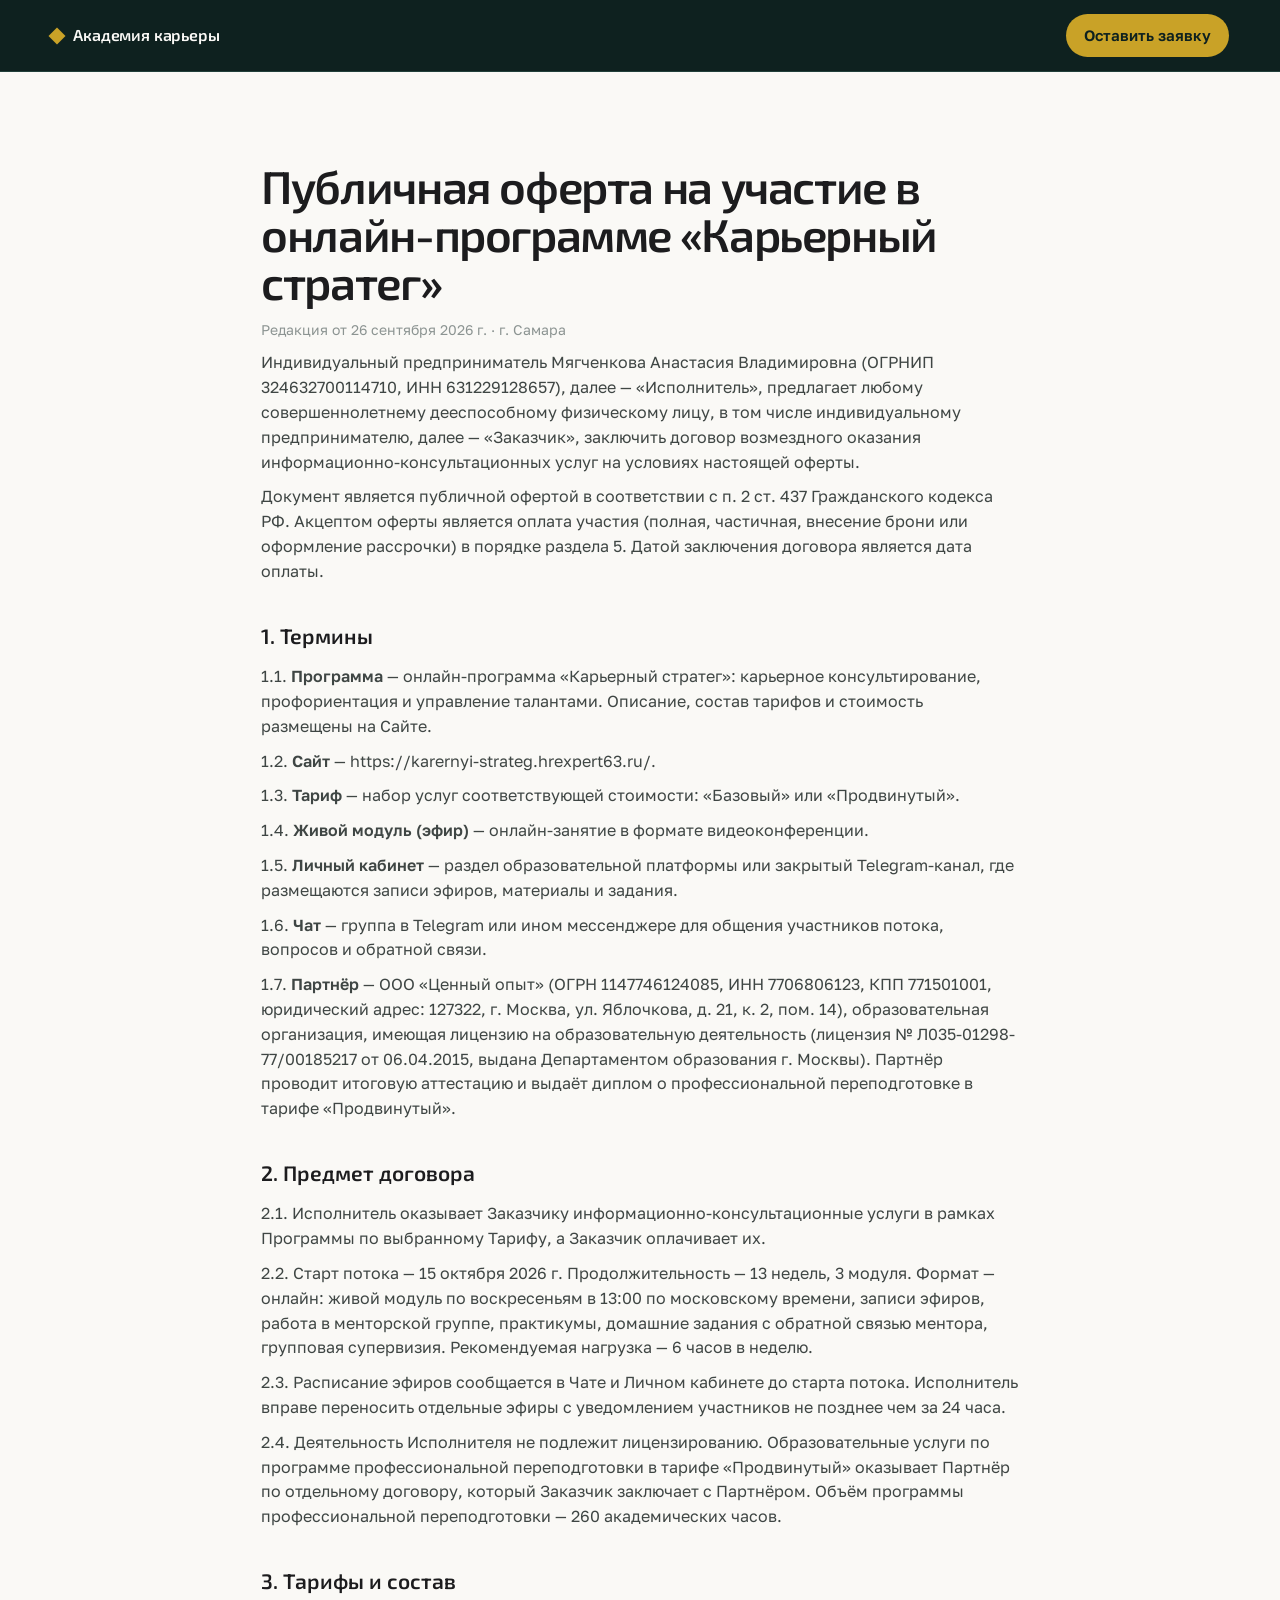
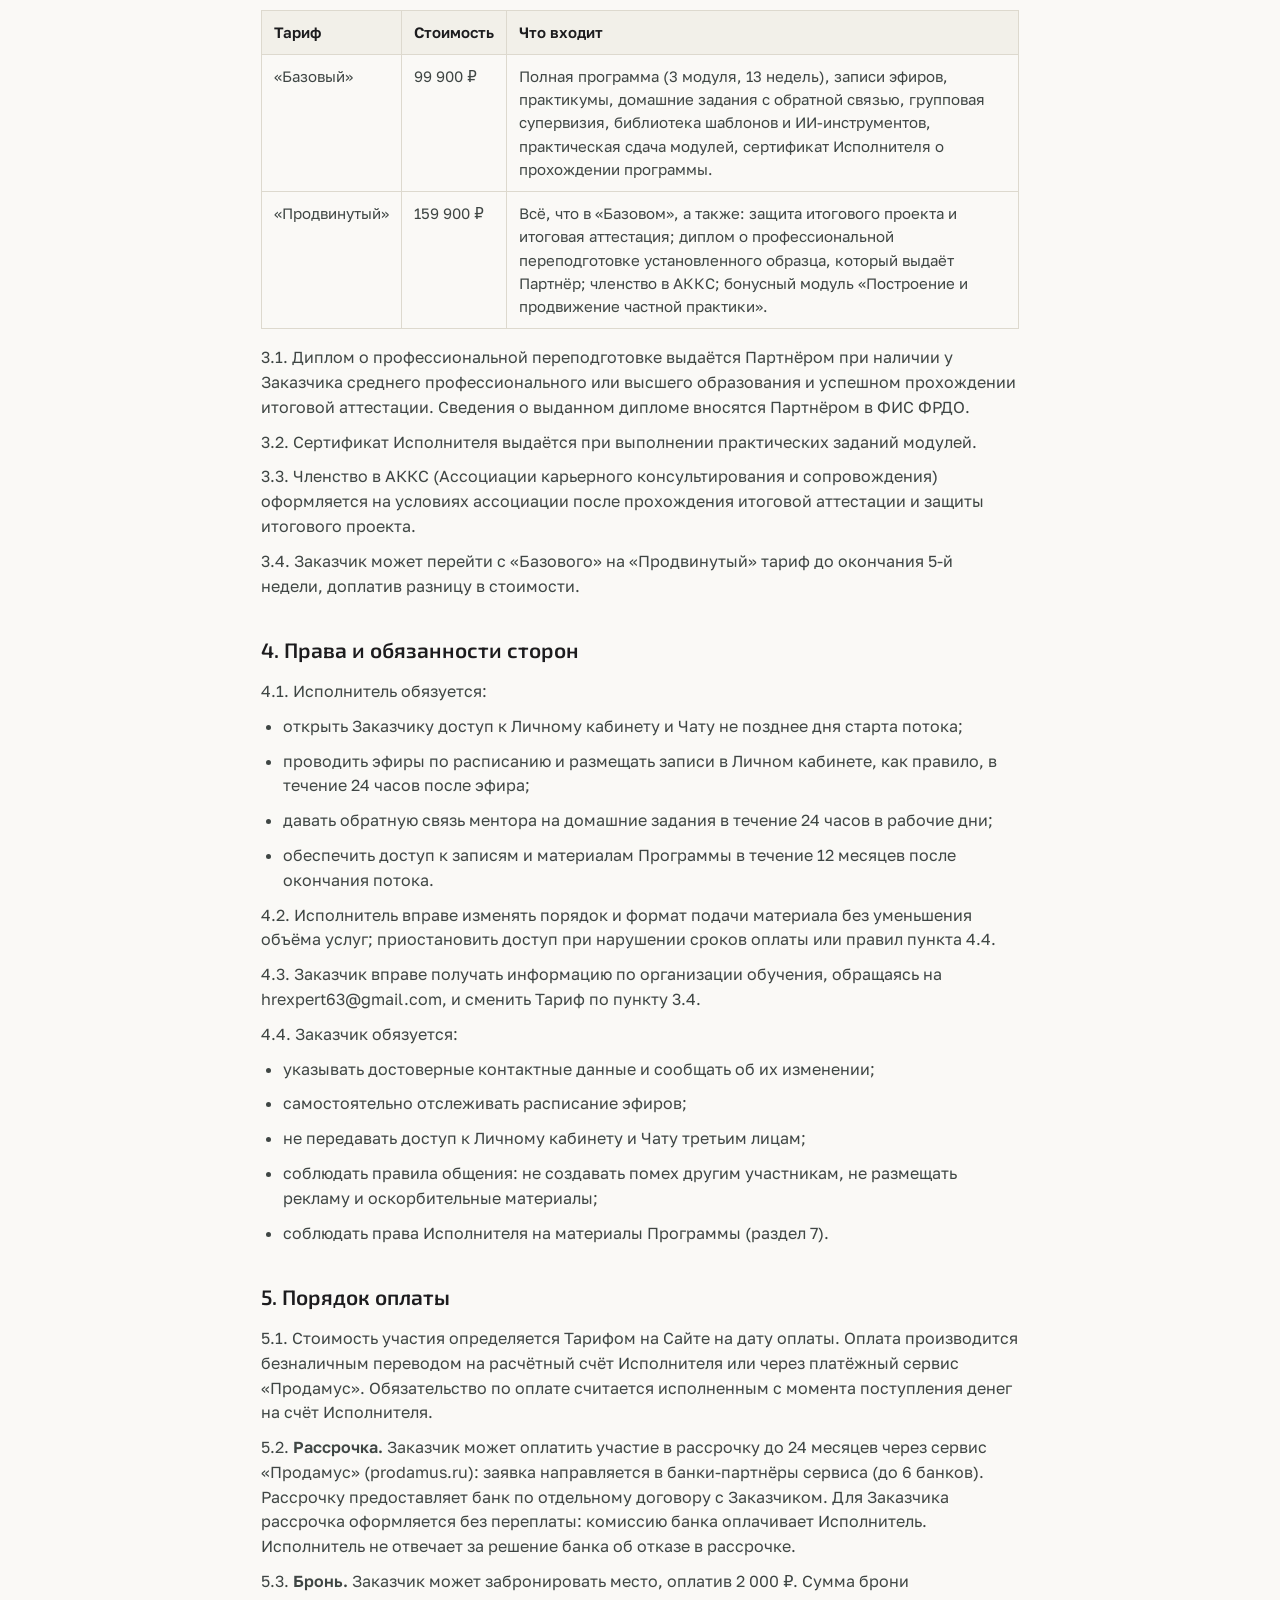
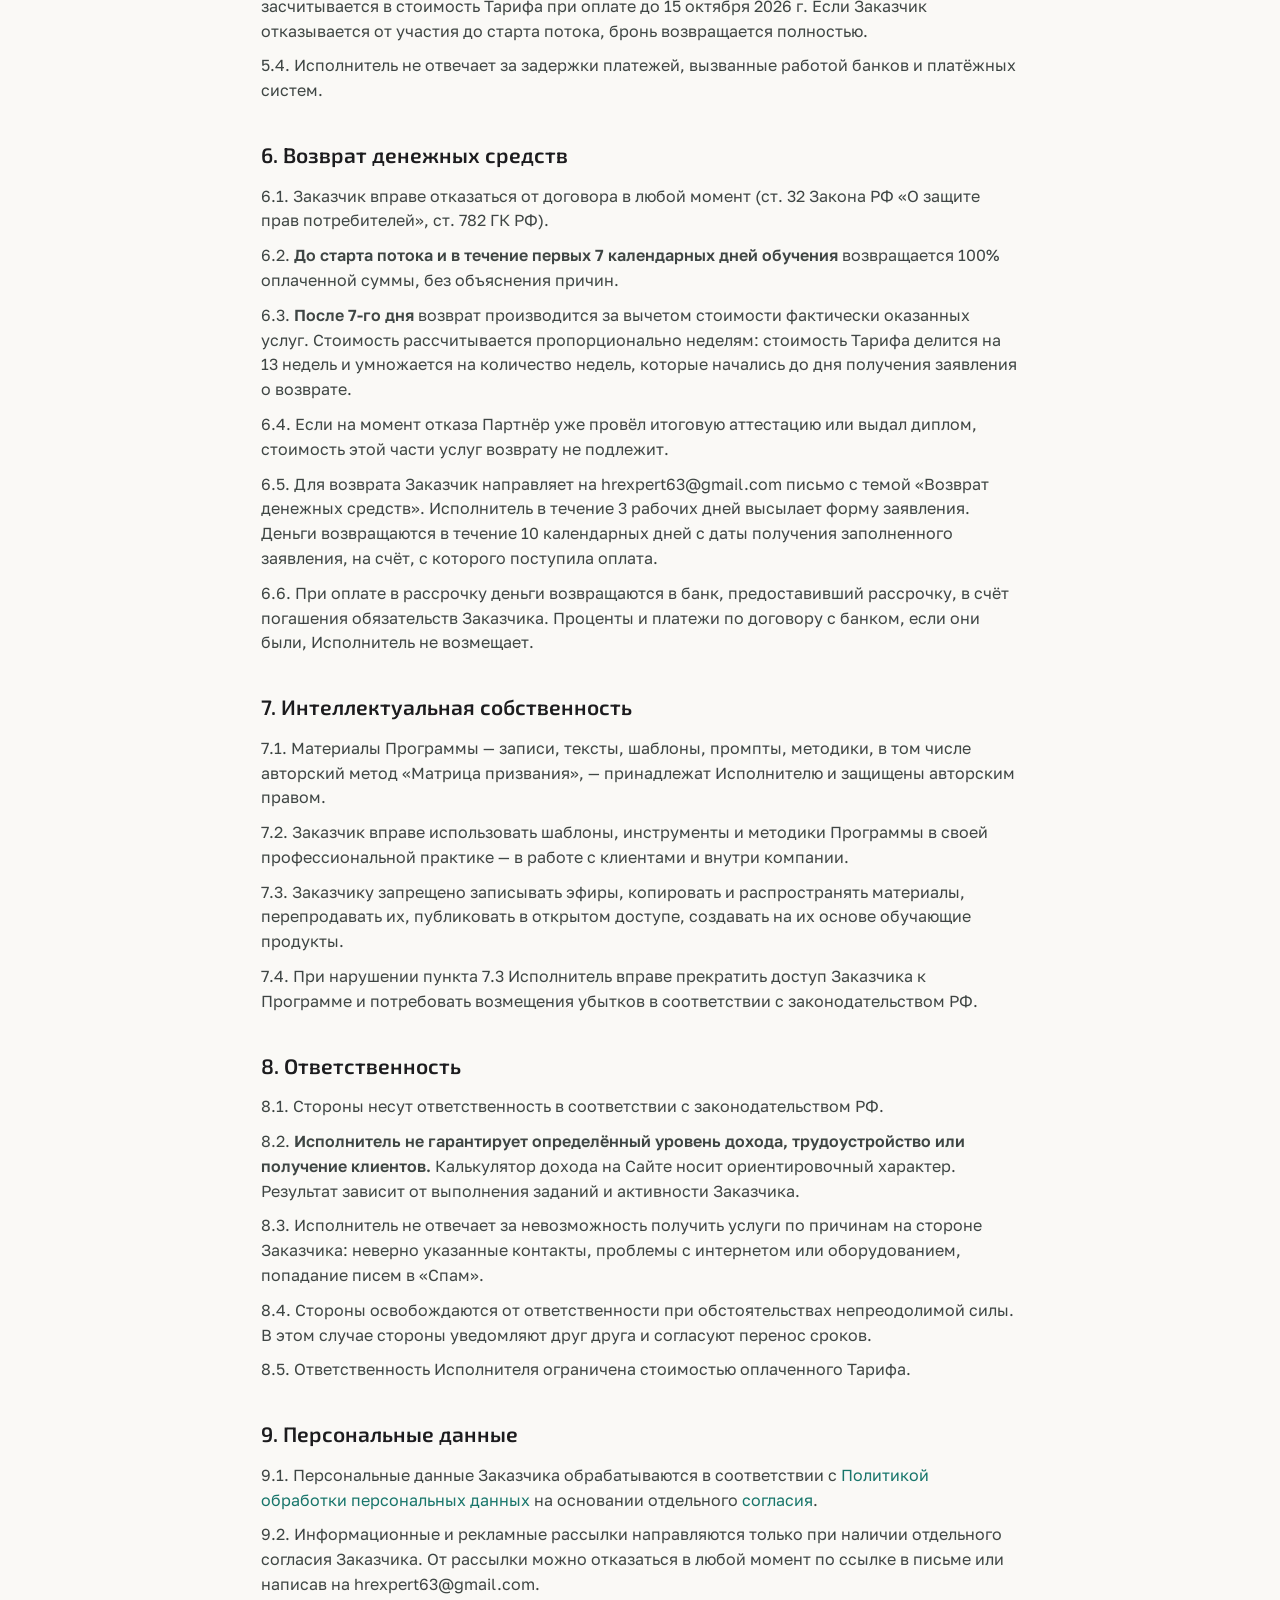
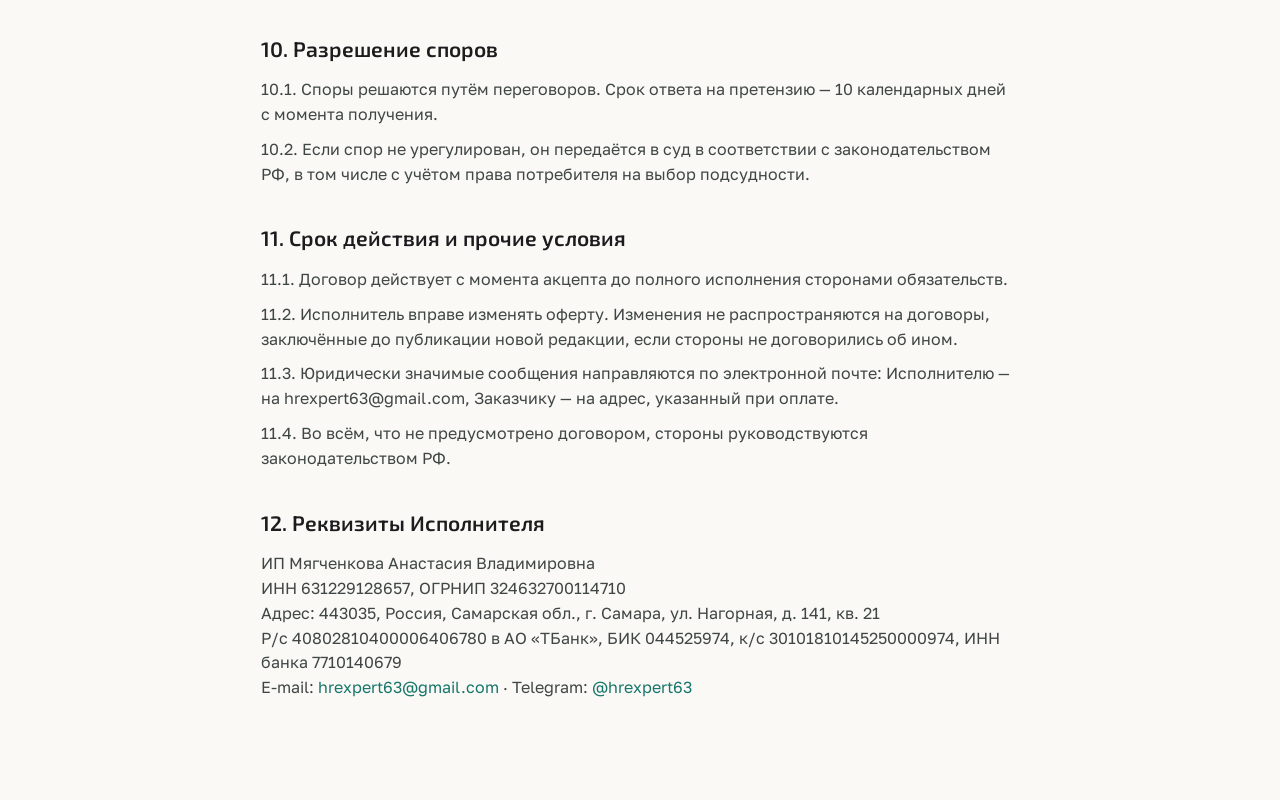
<file: oferta.html>
<!DOCTYPE html>
<html lang="ru">
<head>
<meta charset="utf-8">
<meta name="viewport" content="width=device-width, initial-scale=1">
<title>Договор-оферта — «Карьерный стратег»</title>
<meta name="description" content="Публичная оферта на участие в онлайн-программе «Карьерный стратег»: тарифы, оплата, рассрочка, бронь, возврат, доступ к материалам.">
<link rel="canonical" href="https://karernyi-strateg.hrexpert63.ru/oferta.html">
<link rel="icon" href="favicon.svg" type="image/svg+xml">
<link rel="preload" as="font" type="font/woff2" href="fonts/exo2-cyrillic.woff2" crossorigin>
<link rel="preload" as="font" type="font/woff2" href="fonts/golostext-cyrillic.woff2" crossorigin>
<link rel="stylesheet" href="styles.css">
<style>
.doc-page{max-width:860px;margin:0 auto;padding:clamp(48px,7vw,96px) var(--gut)}
.doc-page h1{font-family:var(--head);font-weight:600;font-size:clamp(30px,4vw,46px);letter-spacing:-.03em;line-height:1.05;margin-bottom:12px}
.doc-page h2{font-family:var(--head);font-weight:600;font-size:21px;margin:36px 0 12px}
.doc-page p,.doc-page li{font-size:16px;color:var(--mute3);margin-bottom:10px}
.doc-page ul{list-style:disc;padding-left:22px}
.doc-page table{width:100%;border-collapse:collapse;margin:8px 0 16px;font-size:15px}
.doc-page th,.doc-page td{border:1px solid var(--line);padding:10px 12px;text-align:left;vertical-align:top;color:var(--mute3)}
.doc-page th{background:var(--sand);font-weight:600;color:var(--ink)}
.doc-meta{font-size:14px!important;color:var(--mute2)!important}
</style>
</head>
<body>
<header class="topbar"><div class="topbar__in"><a class="brand" href="./"><span class="gem"></span>Академия карьеры</a><a class="btn-pill btn-pill--gold" href="./#apply">Оставить заявку</a></div></header>
<main class="doc-page">
  <h1>Публичная оферта на участие в онлайн-программе «Карьерный стратег»</h1>
  <p class="doc-meta">Редакция от 26 сентября 2026 г. · г. Самара</p>

  <p>Индивидуальный предприниматель Мягченкова Анастасия Владимировна (ОГРНИП 324632700114710, ИНН 631229128657), далее — «Исполнитель», предлагает любому совершеннолетнему дееспособному физическому лицу, в том числе индивидуальному предпринимателю, далее — «Заказчик», заключить договор возмездного оказания информационно-консультационных услуг на условиях настоящей оферты.</p>
  <p>Документ является публичной офертой в соответствии с п. 2 ст. 437 Гражданского кодекса РФ. Акцептом оферты является оплата участия (полная, частичная, внесение брони или оформление рассрочки) в порядке раздела 5. Датой заключения договора является дата оплаты.</p>

  <h2>1. Термины</h2>
  <p>1.1. <b>Программа</b> — онлайн-программа «Карьерный стратег»: карьерное консультирование, профориентация и управление талантами. Описание, состав тарифов и стоимость размещены на Сайте.</p>
  <p>1.2. <b>Сайт</b> — https://karernyi-strateg.hrexpert63.ru/.</p>
  <p>1.3. <b>Тариф</b> — набор услуг соответствующей стоимости: «Базовый» или «Продвинутый».</p>
  <p>1.4. <b>Живой модуль (эфир)</b> — онлайн-занятие в формате видеоконференции.</p>
  <p>1.5. <b>Личный кабинет</b> — раздел образовательной платформы или закрытый Telegram-канал, где размещаются записи эфиров, материалы и задания.</p>
  <p>1.6. <b>Чат</b> — группа в Telegram или ином мессенджере для общения участников потока, вопросов и обратной связи.</p>
  <p>1.7. <b>Партнёр</b> — ООО «Ценный опыт» (ОГРН 1147746124085, ИНН 7706806123, КПП 771501001, юридический адрес: 127322, г. Москва, ул. Яблочкова, д. 21, к. 2, пом. 14), образовательная организация, имеющая лицензию на образовательную деятельность (лицензия № Л035-01298-77/00185217 от 06.04.2015, выдана Департаментом образования г. Москвы). Партнёр проводит итоговую аттестацию и выдаёт диплом о профессиональной переподготовке в тарифе «Продвинутый».</p>

  <h2>2. Предмет договора</h2>
  <p>2.1. Исполнитель оказывает Заказчику информационно-консультационные услуги в рамках Программы по выбранному Тарифу, а Заказчик оплачивает их.</p>
  <p>2.2. Старт потока — 15 октября 2026 г. Продолжительность — 13 недель, 3 модуля. Формат — онлайн: живой модуль по воскресеньям в 13:00 по московскому времени, записи эфиров, работа в менторской группе, практикумы, домашние задания с обратной связью ментора, групповая супервизия. Рекомендуемая нагрузка — 6 часов в неделю.</p>
  <p>2.3. Расписание эфиров сообщается в Чате и Личном кабинете до старта потока. Исполнитель вправе переносить отдельные эфиры с уведомлением участников не позднее чем за 24 часа.</p>
  <p>2.4. Деятельность Исполнителя не подлежит лицензированию. Образовательные услуги по программе профессиональной переподготовки в тарифе «Продвинутый» оказывает Партнёр по отдельному договору, который Заказчик заключает с Партнёром. Объём программы профессиональной переподготовки — 260 академических часов.</p>

  <h2>3. Тарифы и состав</h2>
  <table>
    <tr><th>Тариф</th><th>Стоимость</th><th>Что входит</th></tr>
    <tr><td>«Базовый»</td><td>99 900 ₽</td><td>Полная программа (3 модуля, 13 недель), записи эфиров, практикумы, домашние задания с обратной связью, групповая супервизия, библиотека шаблонов и ИИ-инструментов, практическая сдача модулей, сертификат Исполнителя о прохождении программы.</td></tr>
    <tr><td>«Продвинутый»</td><td>159 900 ₽</td><td>Всё, что в «Базовом», а также: защита итогового проекта и итоговая аттестация; диплом о профессиональной переподготовке установленного образца, который выдаёт Партнёр; членство в АККС; бонусный модуль «Построение и продвижение частной практики».</td></tr>
  </table>
  <p>3.1. Диплом о профессиональной переподготовке выдаётся Партнёром при наличии у Заказчика среднего профессионального или высшего образования и успешном прохождении итоговой аттестации. Сведения о выданном дипломе вносятся Партнёром в ФИС ФРДО.</p>
  <p>3.2. Сертификат Исполнителя выдаётся при выполнении практических заданий модулей.</p>
  <p>3.3. Членство в АККС (Ассоциации карьерного консультирования и сопровождения) оформляется на условиях ассоциации после прохождения итоговой аттестации и защиты итогового проекта.</p>
  <p>3.4. Заказчик может перейти с «Базового» на «Продвинутый» тариф до окончания 5-й недели, доплатив разницу в стоимости.</p>

  <h2>4. Права и обязанности сторон</h2>
  <p>4.1. Исполнитель обязуется:</p>
  <ul>
    <li>открыть Заказчику доступ к Личному кабинету и Чату не позднее дня старта потока;</li>
    <li>проводить эфиры по расписанию и размещать записи в Личном кабинете, как правило, в течение 24 часов после эфира;</li>
    <li>давать обратную связь ментора на домашние задания в течение 24 часов в рабочие дни;</li>
    <li>обеспечить доступ к записям и материалам Программы в течение 12 месяцев после окончания потока.</li>
  </ul>
  <p>4.2. Исполнитель вправе изменять порядок и формат подачи материала без уменьшения объёма услуг; приостановить доступ при нарушении сроков оплаты или правил пункта 4.4.</p>
  <p>4.3. Заказчик вправе получать информацию по организации обучения, обращаясь на hrexpert63@gmail.com, и сменить Тариф по пункту 3.4.</p>
  <p>4.4. Заказчик обязуется:</p>
  <ul>
    <li>указывать достоверные контактные данные и сообщать об их изменении;</li>
    <li>самостоятельно отслеживать расписание эфиров;</li>
    <li>не передавать доступ к Личному кабинету и Чату третьим лицам;</li>
    <li>соблюдать правила общения: не создавать помех другим участникам, не размещать рекламу и оскорбительные материалы;</li>
    <li>соблюдать права Исполнителя на материалы Программы (раздел 7).</li>
  </ul>

  <h2>5. Порядок оплаты</h2>
  <p>5.1. Стоимость участия определяется Тарифом на Сайте на дату оплаты. Оплата производится безналичным переводом на расчётный счёт Исполнителя или через платёжный сервис «Продамус». Обязательство по оплате считается исполненным с момента поступления денег на счёт Исполнителя.</p>
  <p>5.2. <b>Рассрочка.</b> Заказчик может оплатить участие в рассрочку до 24 месяцев через сервис «Продамус» (prodamus.ru): заявка направляется в банки-партнёры сервиса (до 6 банков). Рассрочку предоставляет банк по отдельному договору с Заказчиком. Для Заказчика рассрочка оформляется без переплаты: комиссию банка оплачивает Исполнитель. Исполнитель не отвечает за решение банка об отказе в рассрочке.</p>
  <p>5.3. <b>Бронь.</b> Заказчик может забронировать место, оплатив 2 000 ₽. Сумма брони засчитывается в стоимость Тарифа при оплате до 15 октября 2026 г. Если Заказчик отказывается от участия до старта потока, бронь возвращается полностью.</p>
  <p>5.4. Исполнитель не отвечает за задержки платежей, вызванные работой банков и платёжных систем.</p>

  <h2 id="refund">6. Возврат денежных средств</h2>
  <p>6.1. Заказчик вправе отказаться от договора в любой момент (ст. 32 Закона РФ «О защите прав потребителей», ст. 782 ГК РФ).</p>
  <p>6.2. <b>До старта потока и в течение первых 7 календарных дней обучения</b> возвращается 100% оплаченной суммы, без объяснения причин.</p>
  <p>6.3. <b>После 7-го дня</b> возврат производится за вычетом стоимости фактически оказанных услуг. Стоимость рассчитывается пропорционально неделям: стоимость Тарифа делится на 13 недель и умножается на количество недель, которые начались до дня получения заявления о возврате.</p>
  <p>6.4. Если на момент отказа Партнёр уже провёл итоговую аттестацию или выдал диплом, стоимость этой части услуг возврату не подлежит.</p>
  <p>6.5. Для возврата Заказчик направляет на hrexpert63@gmail.com письмо с темой «Возврат денежных средств». Исполнитель в течение 3 рабочих дней высылает форму заявления. Деньги возвращаются в течение 10 календарных дней с даты получения заполненного заявления, на счёт, с которого поступила оплата.</p>
  <p>6.6. При оплате в рассрочку деньги возвращаются в банк, предоставивший рассрочку, в счёт погашения обязательств Заказчика. Проценты и платежи по договору с банком, если они были, Исполнитель не возмещает.</p>

  <h2>7. Интеллектуальная собственность</h2>
  <p>7.1. Материалы Программы — записи, тексты, шаблоны, промпты, методики, в том числе авторский метод «Матрица призвания», — принадлежат Исполнителю и защищены авторским правом.</p>
  <p>7.2. Заказчик вправе использовать шаблоны, инструменты и методики Программы в своей профессиональной практике — в работе с клиентами и внутри компании.</p>
  <p>7.3. Заказчику запрещено записывать эфиры, копировать и распространять материалы, перепродавать их, публиковать в открытом доступе, создавать на их основе обучающие продукты.</p>
  <p>7.4. При нарушении пункта 7.3 Исполнитель вправе прекратить доступ Заказчика к Программе и потребовать возмещения убытков в соответствии с законодательством РФ.</p>

  <h2>8. Ответственность</h2>
  <p>8.1. Стороны несут ответственность в соответствии с законодательством РФ.</p>
  <p>8.2. <b>Исполнитель не гарантирует определённый уровень дохода, трудоустройство или получение клиентов.</b> Калькулятор дохода на Сайте носит ориентировочный характер. Результат зависит от выполнения заданий и активности Заказчика.</p>
  <p>8.3. Исполнитель не отвечает за невозможность получить услуги по причинам на стороне Заказчика: неверно указанные контакты, проблемы с интернетом или оборудованием, попадание писем в «Спам».</p>
  <p>8.4. Стороны освобождаются от ответственности при обстоятельствах непреодолимой силы. В этом случае стороны уведомляют друг друга и согласуют перенос сроков.</p>
  <p>8.5. Ответственность Исполнителя ограничена стоимостью оплаченного Тарифа.</p>

  <h2>9. Персональные данные</h2>
  <p>9.1. Персональные данные Заказчика обрабатываются в соответствии с <a href="privacy.html">Политикой обработки персональных данных</a> на основании отдельного <a href="soglasie.html">согласия</a>.</p>
  <p>9.2. Информационные и рекламные рассылки направляются только при наличии отдельного согласия Заказчика. От рассылки можно отказаться в любой момент по ссылке в письме или написав на hrexpert63@gmail.com.</p>

  <h2>10. Разрешение споров</h2>
  <p>10.1. Споры решаются путём переговоров. Срок ответа на претензию — 10 календарных дней с момента получения.</p>
  <p>10.2. Если спор не урегулирован, он передаётся в суд в соответствии с законодательством РФ, в том числе с учётом права потребителя на выбор подсудности.</p>

  <h2>11. Срок действия и прочие условия</h2>
  <p>11.1. Договор действует с момента акцепта до полного исполнения сторонами обязательств.</p>
  <p>11.2. Исполнитель вправе изменять оферту. Изменения не распространяются на договоры, заключённые до публикации новой редакции, если стороны не договорились об ином.</p>
  <p>11.3. Юридически значимые сообщения направляются по электронной почте: Исполнителю — на hrexpert63@gmail.com, Заказчику — на адрес, указанный при оплате.</p>
  <p>11.4. Во всём, что не предусмотрено договором, стороны руководствуются законодательством РФ.</p>

  <h2>12. Реквизиты Исполнителя</h2>
  <p>ИП Мягченкова Анастасия Владимировна<br>
  ИНН 631229128657, ОГРНИП 324632700114710<br>
  Адрес: 443035, Россия, Самарская обл., г. Самара, ул. Нагорная, д. 141, кв. 21<br>
  Р/с 40802810400006406780 в АО «ТБанк», БИК 044525974, к/с 30101810145250000974, ИНН банка 7710140679<br>
  E-mail: <a href="mailto:hrexpert63@gmail.com">hrexpert63@gmail.com</a> · Telegram: <a href="https://t.me/hrexpert63">@hrexpert63</a></p>
</main>
</body>
</html>
</file>
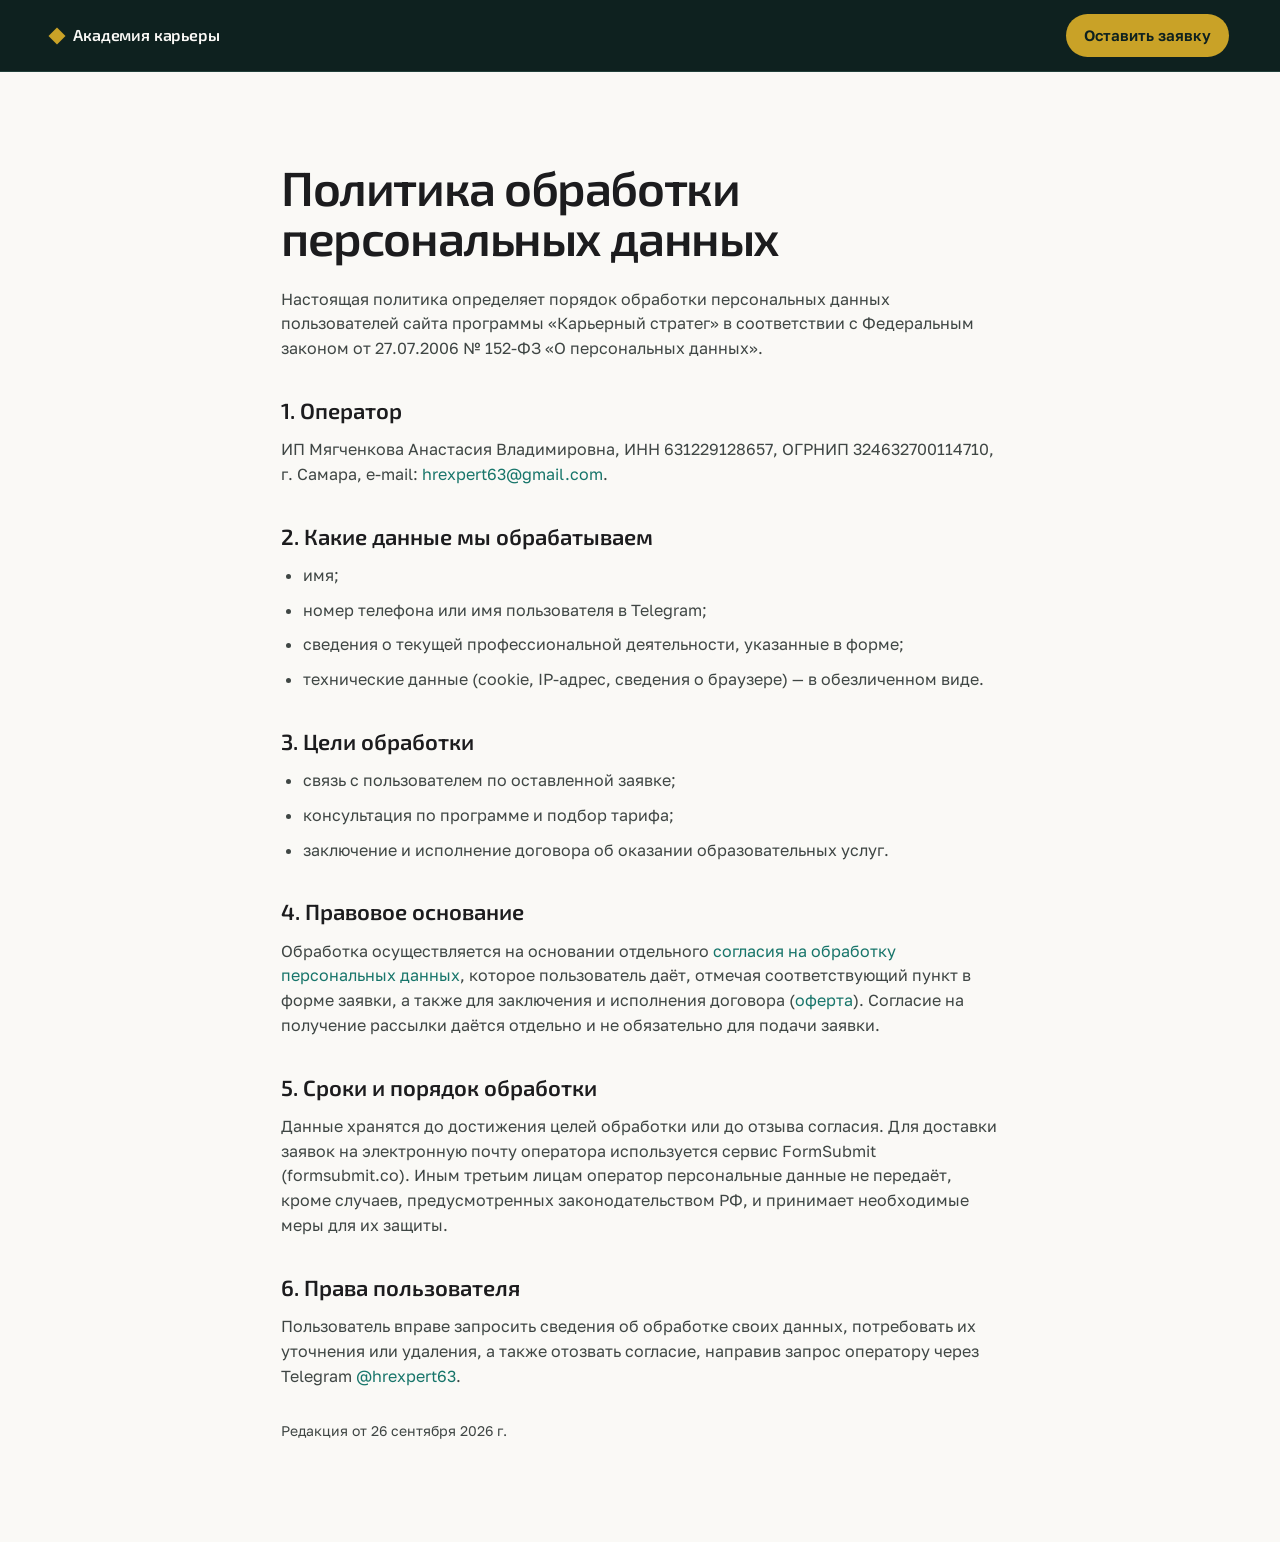
<file: privacy.html>
<!DOCTYPE html>
<html lang="ru">
<head>
<meta charset="utf-8">
<meta name="viewport" content="width=device-width, initial-scale=1">
<title>Политика обработки персональных данных — Академия карьеры</title>
<meta name="description" content="Политика обработки персональных данных на сайте программы «Карьерный стратег».">
<link rel="canonical" href="https://karernyi-strateg.hrexpert63.ru/privacy.html">
<link rel="icon" href="favicon.svg" type="image/svg+xml">
<link rel="preload" as="font" type="font/woff2" href="fonts/exo2-cyrillic.woff2" crossorigin>
<link rel="preload" as="font" type="font/woff2" href="fonts/golostext-cyrillic.woff2" crossorigin>
<link rel="stylesheet" href="styles.css">
<style>
.doc-page{max-width:820px;margin:0 auto;padding:clamp(48px,7vw,96px) var(--gut)}
.doc-page h1{font-family:var(--head);font-weight:600;font-size:clamp(32px,4vw,48px);letter-spacing:-.03em;line-height:1.05;margin-bottom:24px}
.doc-page h2{font-family:var(--head);font-weight:600;font-size:22px;margin:32px 0 10px}
.doc-page p,.doc-page li{font-size:16px;color:var(--mute3);margin-bottom:10px}
.doc-page ul{list-style:disc;padding-left:22px}
</style>
</head>
<body>
<header class="topbar"><div class="topbar__in"><a class="brand" href="./"><span class="gem"></span>Академия карьеры</a><a class="btn-pill btn-pill--gold" href="./#apply">Оставить заявку</a></div></header>
<main class="doc-page">
  <h1>Политика обработки персональных данных</h1>
  <p>Настоящая политика определяет порядок обработки персональных данных пользователей сайта программы «Карьерный стратег» в соответствии с Федеральным законом от 27.07.2006 № 152-ФЗ «О персональных данных».</p>

  <h2>1. Оператор</h2>
  <p>ИП Мягченкова Анастасия Владимировна, ИНН 631229128657, ОГРНИП 324632700114710, г. Самара, e-mail: <a href="mailto:hrexpert63@gmail.com">hrexpert63@gmail.com</a>.</p>

  <h2>2. Какие данные мы обрабатываем</h2>
  <ul>
    <li>имя;</li>
    <li>номер телефона или имя пользователя в Telegram;</li>
    <li>сведения о текущей профессиональной деятельности, указанные в форме;</li>
    <li>технические данные (cookie, IP-адрес, сведения о браузере) — в обезличенном виде.</li>
  </ul>

  <h2>3. Цели обработки</h2>
  <ul>
    <li>связь с пользователем по оставленной заявке;</li>
    <li>консультация по программе и подбор тарифа;</li>
    <li>заключение и исполнение договора об оказании образовательных услуг.</li>
  </ul>

  <h2>4. Правовое основание</h2>
  <p>Обработка осуществляется на основании отдельного <a href="soglasie.html">согласия на обработку персональных данных</a>, которое пользователь даёт, отмечая соответствующий пункт в форме заявки, а также для заключения и исполнения договора (<a href="oferta.html">оферта</a>). Согласие на получение рассылки даётся отдельно и не обязательно для подачи заявки.</p>

  <h2>5. Сроки и порядок обработки</h2>
  <p>Данные хранятся до достижения целей обработки или до отзыва согласия. Для доставки заявок на электронную почту оператора используется сервис FormSubmit (formsubmit.co). Иным третьим лицам оператор персональные данные не передаёт, кроме случаев, предусмотренных законодательством РФ, и принимает необходимые меры для их защиты.</p>

  <h2>6. Права пользователя</h2>
  <p>Пользователь вправе запросить сведения об обработке своих данных, потребовать их уточнения или удаления, а также отозвать согласие, направив запрос оператору через Telegram <a href="https://t.me/hrexpert63">@hrexpert63</a>.</p>

  <p style="margin-top:32px;font-size:14px">Редакция от 26 сентября 2026 г.</p>
</main>
</body>
</html>
</file>
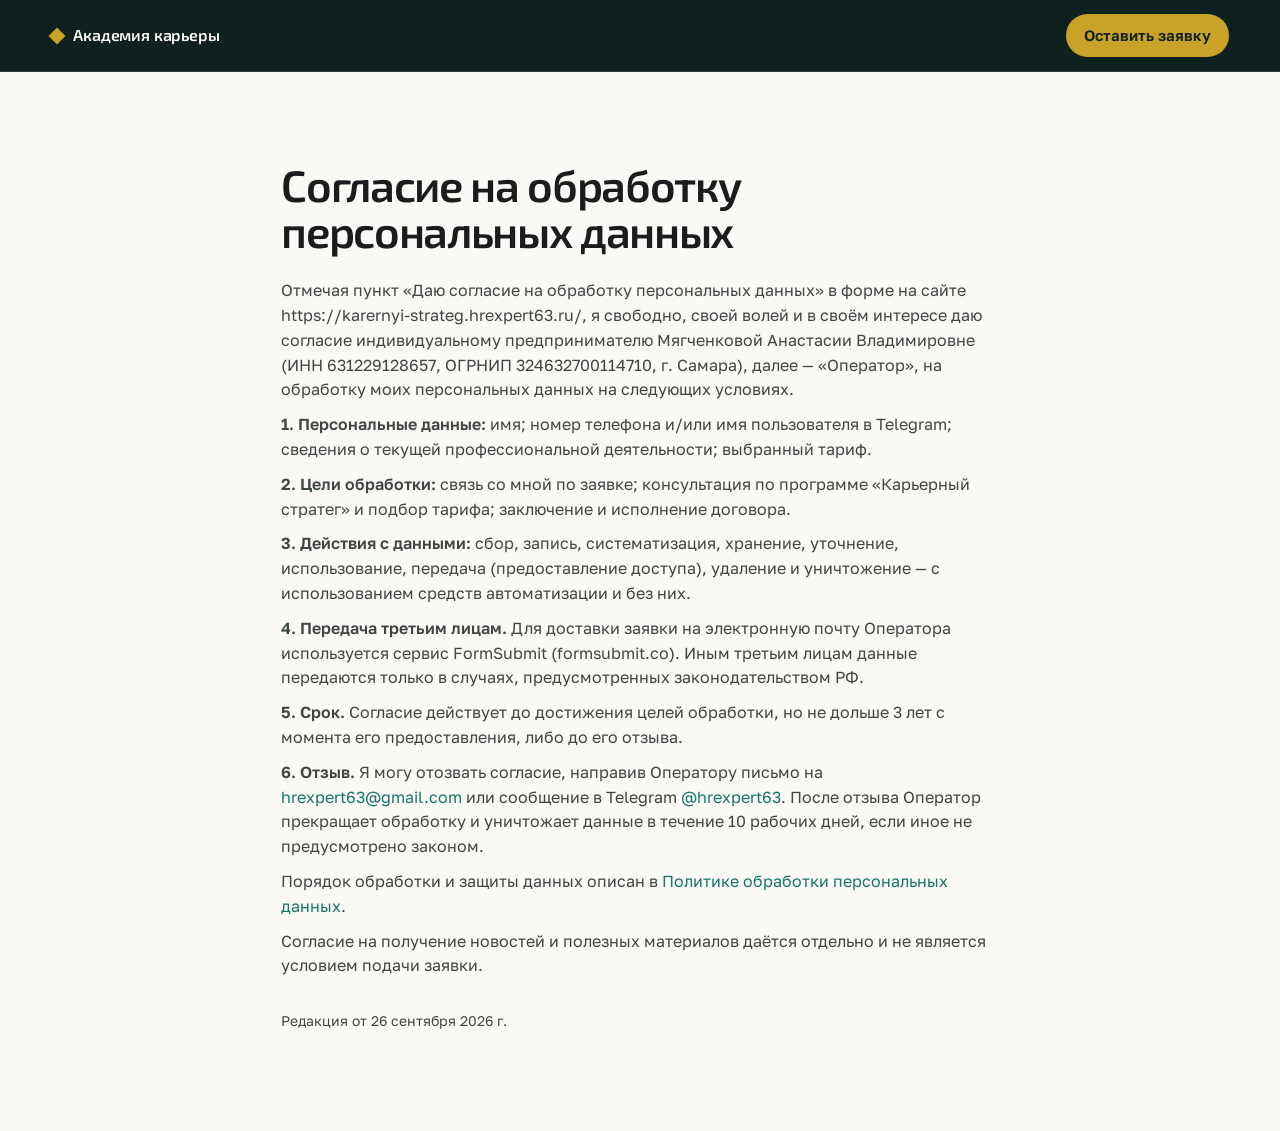
<file: soglasie.html>
<!DOCTYPE html>
<html lang="ru">
<head>
<meta charset="utf-8">
<meta name="viewport" content="width=device-width, initial-scale=1">
<title>Согласие на обработку персональных данных — Академия карьеры</title>
<meta name="description" content="Согласие на обработку персональных данных для заявки на программу «Карьерный стратег».">
<link rel="canonical" href="https://karernyi-strateg.hrexpert63.ru/soglasie.html">
<link rel="icon" href="favicon.svg" type="image/svg+xml">
<link rel="preload" as="font" type="font/woff2" href="fonts/exo2-cyrillic.woff2" crossorigin>
<link rel="preload" as="font" type="font/woff2" href="fonts/golostext-cyrillic.woff2" crossorigin>
<link rel="stylesheet" href="styles.css">
<style>
.doc-page{max-width:820px;margin:0 auto;padding:clamp(48px,7vw,96px) var(--gut)}
.doc-page h1{font-family:var(--head);font-weight:600;font-size:clamp(30px,4vw,44px);letter-spacing:-.03em;line-height:1.05;margin-bottom:24px}
.doc-page p,.doc-page li{font-size:16px;color:var(--mute3);margin-bottom:10px}
.doc-page ul{list-style:disc;padding-left:22px}
</style>
</head>
<body>
<header class="topbar"><div class="topbar__in"><a class="brand" href="./"><span class="gem"></span>Академия карьеры</a><a class="btn-pill btn-pill--gold" href="./#apply">Оставить заявку</a></div></header>
<main class="doc-page">
  <h1>Согласие на обработку персональных данных</h1>
  <p>Отмечая пункт «Даю согласие на обработку персональных данных» в форме на сайте https://karernyi-strateg.hrexpert63.ru/, я свободно, своей волей и в своём интересе даю согласие индивидуальному предпринимателю Мягченковой Анастасии Владимировне (ИНН 631229128657, ОГРНИП 324632700114710, г. Самара), далее — «Оператор», на обработку моих персональных данных на следующих условиях.</p>
  <p><b>1. Персональные данные:</b> имя; номер телефона и/или имя пользователя в Telegram; сведения о текущей профессиональной деятельности; выбранный тариф.</p>
  <p><b>2. Цели обработки:</b> связь со мной по заявке; консультация по программе «Карьерный стратег» и подбор тарифа; заключение и исполнение договора.</p>
  <p><b>3. Действия с данными:</b> сбор, запись, систематизация, хранение, уточнение, использование, передача (предоставление доступа), удаление и уничтожение — с использованием средств автоматизации и без них.</p>
  <p><b>4. Передача третьим лицам.</b> Для доставки заявки на электронную почту Оператора используется сервис FormSubmit (formsubmit.co). Иным третьим лицам данные передаются только в случаях, предусмотренных законодательством РФ.</p>
  <p><b>5. Срок.</b> Согласие действует до достижения целей обработки, но не дольше 3 лет с момента его предоставления, либо до его отзыва.</p>
  <p><b>6. Отзыв.</b> Я могу отозвать согласие, направив Оператору письмо на <a href="mailto:hrexpert63@gmail.com">hrexpert63@gmail.com</a> или сообщение в Telegram <a href="https://t.me/hrexpert63">@hrexpert63</a>. После отзыва Оператор прекращает обработку и уничтожает данные в течение 10 рабочих дней, если иное не предусмотрено законом.</p>
  <p>Порядок обработки и защиты данных описан в <a href="privacy.html">Политике обработки персональных данных</a>.</p>
  <p>Согласие на получение новостей и полезных материалов даётся отдельно и не является условием подачи заявки.</p>
  <p style="margin-top:32px;font-size:14px">Редакция от 26 сентября 2026 г.</p>
</main>
</body>
</html>
</file>
<file: styles.css>
/* fonts: self-hosted */
@font-face{font-family:'Exo 2';font-style:normal;font-weight:500 800;font-display:swap;src:url(fonts/exo2-cyrillic.woff2) format('woff2');unicode-range:U+0301, U+0400-045F, U+0490-0491, U+04B0-04B1, U+2116}
@font-face{font-family:'Exo 2';font-style:normal;font-weight:500 800;font-display:swap;src:url(fonts/exo2-latin.woff2) format('woff2');unicode-range:U+0000-00FF, U+0131, U+0152-0153, U+02BB-02BC, U+02C6, U+02DA, U+02DC, U+0304, U+0308, U+0329, U+2000-206F, U+20AC, U+2122, U+2191, U+2193, U+2212, U+2215, U+FEFF, U+FFFD}
@font-face{font-family:'Golos Text';font-style:normal;font-weight:400 600;font-display:swap;src:url(fonts/golostext-cyrillic.woff2) format('woff2');unicode-range:U+0301, U+0400-045F, U+0490-0491, U+04B0-04B1, U+2116}
@font-face{font-family:'Golos Text';font-style:normal;font-weight:400 600;font-display:swap;src:url(fonts/golostext-latin.woff2) format('woff2');unicode-range:U+0000-00FF, U+0131, U+0152-0153, U+02BB-02BC, U+02C6, U+02DA, U+02DC, U+0304, U+0308, U+0329, U+2000-206F, U+20AC, U+2122, U+2191, U+2193, U+2212, U+2215, U+FEFF, U+FFFD}
:root{
  --dark:#0E211F; --dark2:#14302C; --dark3:#0A1614; --line-d:#2A4A45; --line-d2:#2F504B; --line-d3:#22403B;
  --teal:#17756A; --gold:#C9A227; --gold2:#E7C766; --paper:#FAF9F6; --sand:#F2F0E9; --ink:#1C1C1E; --terra:#B85C38;
  --line:#DDD9CE; --mute:#555D5B; --mute2:#8C9492; --mute3:#3F4644;
  --on-d1:#C8D3D0; --on-d2:#A9BAB6; --on-d3:#8FA39F; --on-d4:#E4EBE9;
  --head:'Exo 2',sans-serif;
  --gut:clamp(20px,4vw,56px);
  --pad-y:clamp(72px,9vw,140px);
}
*{box-sizing:border-box}
html{scroll-behavior:smooth;scroll-padding-top:72px}
html,body{margin:0;padding:0;background:var(--paper)}
body{font-family:'Golos Text',system-ui,sans-serif;color:var(--ink);font-size:17px;line-height:1.55;overflow-x:hidden}
a{color:var(--teal);text-decoration:none}
a:hover{color:var(--dark);text-decoration:underline}
input,select,button{font-family:inherit}
img{display:block;max-width:100%}
ul,ol{margin:0;padding:0;list-style:none}
h1,h2,h3,p{margin:0}
.vh{position:absolute!important;width:1px;height:1px;overflow:hidden;clip:rect(0 0 0 0);white-space:nowrap}
.skip{position:absolute;left:-9999px;top:0;z-index:100;background:var(--gold);color:var(--dark);padding:10px 16px}
.skip:focus{left:10px;top:10px}
.tnum{font-variant-numeric:tabular-nums}
.gold{color:var(--gold)}
.muted{color:var(--mute2)}
.gold-grad{background:linear-gradient(90deg,var(--gold),var(--gold2));-webkit-background-clip:text;background-clip:text;color:transparent}

/* layout helpers */
.wrap{max-width:1320px;margin:0 auto}
.sec{padding:var(--pad-y) var(--gut)}
.sec--sand{background:var(--sand)}
.sec--dark{background:var(--dark);color:var(--paper)}
[class*="stack-"]{display:flex;flex-direction:column}
.stack-6{gap:6px}.stack-8{gap:8px}.stack-10{gap:10px}.stack-12{gap:12px}.stack-16{gap:16px}.stack-20{gap:20px}.stack-22{gap:22px}.stack-24{gap:24px}.stack-40{gap:40px}.stack-48{gap:48px}
.stack-author{gap:clamp(48px,6vw,88px)}
.stack-method{gap:clamp(56px,7vw,100px)}
.row-between{display:flex;flex-wrap:wrap;justify-content:space-between;align-items:flex-end;gap:24px}
.row-between--sm{gap:12px}
.split-380,.split-420,.split-440{display:grid;gap:clamp(32px,5vw,72px)}
.split-380{grid-template-columns:repeat(auto-fit,minmax(min(100%,380px),1fr))}
.split-420{grid-template-columns:repeat(auto-fit,minmax(min(100%,420px),1fr))}
.split-440{grid-template-columns:repeat(auto-fit,minmax(min(100%,440px),1fr));gap:16px}
.split--gap16{gap:16px}
.split--center{align-items:center}
.split--start{align-items:start}
.split--end{align-items:end;gap:24px}
.split--stretch{align-items:stretch}
.grid-300{display:grid;grid-template-columns:repeat(auto-fit,minmax(min(100%,300px),1fr));gap:16px}
.grid-340{display:grid;grid-template-columns:repeat(auto-fit,minmax(min(100%,340px),1fr));gap:16px}

/* type */
.eyebrow{font-size:13px;letter-spacing:.14em;text-transform:uppercase;color:var(--teal);font-weight:600}
.eyebrow--gold{color:var(--gold)}
.eyebrow--muted{color:var(--on-d3)}
.label{font-size:12px;letter-spacing:.14em;text-transform:uppercase;font-weight:600}
.label--teal{color:var(--teal)}.label--terra{color:var(--terra)}.label--gold{color:var(--gold)}
.h2{font-family:var(--head);font-weight:600;letter-spacing:-.03em;line-height:1.02;font-size:clamp(36px,5vw,68px);text-wrap:pretty}
.h2--pains{font-weight:700;letter-spacing:-.02em;font-size:clamp(34px,4.6vw,64px);max-width:820px}
.h2--shift{line-height:1.05;font-size:clamp(32px,4.4vw,60px);max-width:1040px}
.h2--md{line-height:1.05;font-size:clamp(30px,3.4vw,46px)}
.h2--author{letter-spacing:-.035em;line-height:.98;font-size:clamp(40px,5.4vw,76px)}
.apply .h2--author{font-size:clamp(40px,5.6vw,80px)}
.h2--method{font-size:clamp(34px,4.8vw,66px);max-width:980px}
.h2--calc{font-size:clamp(34px,4.8vw,66px);max-width:900px}
.h3{font-family:var(--head);font-weight:600;font-size:24px;letter-spacing:-.02em}
.h3--lg{font-size:clamp(28px,3vw,40px)}
.h3--xl{font-size:clamp(34px,3.6vw,52px);letter-spacing:-.03em;line-height:1}
.hint{font-size:14px;color:var(--on-d3)}
.hint--lg{font-size:15px;max-width:420px}
.small-muted{font-size:13px;color:var(--mute2)}
.small-dark{font-size:13px;color:var(--mute)}
.body-muted{font-size:15px;color:var(--mute3)}
.body-muted--lg{font-size:17px;color:var(--mute)}

.gem{width:12px;height:12px;background:var(--gold);transform:rotate(45deg);flex:none;display:inline-block}
.gem--xs{width:6px;height:6px}
.gem--sm{width:10px;height:10px}
.gem--terra{width:8px;height:8px;background:var(--terra);margin-top:7px}

/* buttons */
.btn{display:inline-flex;white-space:nowrap;font-size:17px;padding:18px 36px;border-radius:14px;text-decoration:none}
.btn:hover{text-decoration:none}
.btn--gold{background:var(--gold);color:var(--dark);font-weight:600}
.btn--gold:hover{background:var(--gold2);color:var(--dark)}
.btn--ghost{border:1px solid #5E7D78;color:var(--paper);font-weight:500;padding:18px 28px}
.btn--ghost:hover{border-color:var(--gold);color:var(--paper)}
.btn-pill{display:inline-block;font-weight:600;border-radius:999px;text-decoration:none;white-space:nowrap;font-size:15px;padding:10px 18px;text-align:center;transition:background .2s}
.btn-pill:hover{text-decoration:none}
.btn-pill--gold{background:var(--gold);color:var(--dark)}
.btn-pill--gold:hover{background:var(--gold2);color:var(--dark)}
.btn-pill--teal{background:var(--teal);color:var(--paper)}
.btn-pill--teal:hover{background:var(--dark);color:var(--paper)}
.btn-pill--lg{font-size:16px;padding:16px 28px;align-self:flex-start}
.btn-pill--block{font-size:16px;padding:18px 28px;margin-top:auto;white-space:normal}
.btn-outline{display:flex;align-items:center;gap:10px;border:1px solid var(--teal);color:var(--teal);border-radius:999px;padding:14px 22px;font-weight:600;font-size:15px}
.btn-outline:hover{background:var(--teal);color:var(--paper);text-decoration:none}

/* header + menu */
.topbar{position:sticky;top:0;z-index:20;background:var(--dark);border-bottom:1px solid var(--line-d3)}
.topbar__in{max-width:1320px;margin:0 auto;padding:14px var(--gut);display:flex;align-items:center;gap:24px}
.brand{display:flex;align-items:center;gap:10px;flex:1;min-width:0;font-family:var(--head);font-weight:600;color:var(--paper);font-size:16px;letter-spacing:-.01em;white-space:nowrap}
.brand:hover{color:var(--paper);text-decoration:none}
.brand--foot{font-size:17px;flex:none}
.topbar__cta{display:none}
@media (min-width:960px){.topbar__cta{display:inline-block}}
.menu{position:relative}
.menu__btn{position:relative;z-index:2;cursor:pointer;display:flex;align-items:center;gap:10px;border:1px solid var(--line-d2);background:transparent;color:var(--paper);border-radius:999px;padding:10px 18px;font-size:15px;font-weight:600;white-space:nowrap;transition:background .3s,color .3s,border-color .3s}
.menu__bars{display:flex;flex-direction:column;gap:4px;width:16px}
.menu__bars span{height:2px;background:currentColor;border-radius:2px;transition:transform .3s}
.menu.is-open .menu__btn{background:var(--dark);border-color:var(--dark)}
.menu.is-open .menu__bars span:first-child{transform:translateY(3px) rotate(45deg)}
.menu.is-open .menu__bars span:last-child{transform:translateY(-3px) rotate(-45deg)}
.menu__panel{position:absolute;right:0;top:-6px;z-index:1;background:var(--gold);border-radius:22px;overflow:hidden;box-shadow:0 30px 60px rgba(0,0,0,.35);width:0;height:0;opacity:0;visibility:hidden;transition:width .45s cubic-bezier(.2,.8,.2,1),height .45s cubic-bezier(.2,.8,.2,1),opacity .25s,visibility 0s .45s}
.menu.is-open .menu__panel{width:300px;height:420px;opacity:1;visibility:visible;transition:width .45s cubic-bezier(.2,.8,.2,1),height .45s cubic-bezier(.2,.8,.2,1),opacity .25s,visibility 0s}
.menu__panel nav{width:300px;padding:64px 22px 22px;display:flex;flex-direction:column;gap:2px}
.menu__panel a{display:flex;align-items:center;justify-content:space-between;gap:12px;padding:12px 10px;border-radius:12px;font-family:var(--head);font-weight:600;font-size:20px;color:var(--dark);text-decoration:none;transition:padding .25s,background .25s}
.menu__panel a span{font-size:18px}
.menu__panel a:hover,.menu__panel a:focus-visible{padding-left:20px;background:rgba(14,33,31,.08);color:var(--dark);text-decoration:none}

/* 01 hero */
.hero{position:relative;overflow:hidden;color:var(--paper);background:radial-gradient(ellipse 45% 70% at 80% 55%,#1D3F3A 0%,rgba(29,63,58,0) 70%),var(--dark)}
.hero__in{position:relative;max-width:1320px;margin:0 auto;padding:clamp(48px,7vw,110px) var(--gut) clamp(40px,5vw,80px);min-height:clamp(520px,78vh,800px);display:flex;align-items:center}
.hero__text{max-width:min(640px,100%);display:flex;flex-direction:column;gap:26px}
.hero h1{font-family:var(--head);font-weight:800;text-transform:uppercase;letter-spacing:-.01em;line-height:.92;font-size:clamp(46px,6.2vw,104px)}
.hero__lead{font-family:var(--head);font-weight:500;font-size:clamp(19px,1.9vw,26px);line-height:1.25;max-width:540px;text-wrap:pretty}
.hero__sub{color:var(--on-d1);font-size:16px;max-width:500px;text-wrap:pretty}
.hero__aud{color:var(--on-d2);font-size:15px;max-width:500px;border-left:1px solid var(--gold);padding-left:16px;text-wrap:pretty}
.hero__badges{display:flex;flex-wrap:wrap;gap:8px;max-width:520px}
.hero__badges li{display:flex;align-items:center;gap:8px;border:1px solid var(--line-d2);background:rgba(14,33,31,.55);border-radius:999px;padding:8px 14px;font-size:14px;color:var(--on-d4);white-space:nowrap}
.hero__ctas{display:flex;flex-wrap:wrap;gap:12px}
.hero__note{font-size:13px;color:var(--on-d3)}
.hero__photo{position:relative;height:clamp(380px,110vw,520px);margin-top:-24px;order:2}
.hero__photo img{width:100%;height:100%}
.hero__photo img{object-fit:cover;object-position:50% 25%;-webkit-mask-image:linear-gradient(to bottom,transparent 0%,#000 22%);mask-image:linear-gradient(to bottom,transparent 0%,#000 22%)}
.hero{display:flex;flex-direction:column}
.hero__in{order:1}
.hero__facts{order:3}
.hero__name{background:var(--dark);border:1px solid var(--gold);border-radius:14px;padding:10px 14px}
.hero__name b{display:block;font-family:var(--head);font-weight:700;font-size:15px}
.hero__name span{display:block;font-size:12px;color:var(--gold)}
.hero__name--narrow{position:absolute;left:20px;bottom:20px}
.hero__name--wide{display:none}
@media (min-width:960px){
  .hero{display:block}
  .hero__photo{position:absolute;right:0;top:0;bottom:0;width:min(54%,860px);height:auto;margin:0}
  .hero__photo img{-webkit-mask-image:linear-gradient(to right,transparent 0%,#000 38%);mask-image:linear-gradient(to right,transparent 0%,#000 38%)}
  .hero__name--narrow{display:none}
  .hero__name--wide{display:block;position:absolute;right:var(--gut);bottom:120px;background:rgba(14,33,31,.85);border-radius:16px;padding:14px 18px}
  .hero__name--wide b{font-size:16px}
  .hero__name--wide span{font-size:13px}
}
.hero__facts{position:relative;border-top:1px solid var(--line-d3);background:rgba(10,25,23,.6)}
.hero__facts-in{max-width:1320px;margin:0 auto;padding:22px var(--gut);display:grid;grid-template-columns:repeat(auto-fit,minmax(150px,1fr));gap:20px}
.hero__facts-in>div{display:flex;flex-direction:column;gap:2px}
.hero__facts-in b{font-family:var(--head);font-weight:700;font-size:clamp(28px,3vw,40px);line-height:1.1}
.hero__facts-in span{font-size:14px;color:var(--on-d2)}

/* 02 pains */
.pains{position:relative;overflow:hidden;color:var(--paper);padding:var(--pad-y) var(--gut);background:radial-gradient(ellipse 55% 45% at 35% 0%,rgba(201,162,39,.13) 0%,rgba(201,162,39,0) 70%),radial-gradient(circle,#1A2F2C 1px,transparent 1.2px) 0 0/26px 26px,var(--dark3)}
.chip-dot{align-self:flex-start;display:inline-flex;align-items:center;gap:8px;border:1px solid var(--line-d);background:#11211F;border-radius:999px;padding:7px 14px;font-size:12px;letter-spacing:.14em;text-transform:uppercase;color:var(--on-d1);font-weight:600}
.chip-dot span{width:6px;height:6px;border-radius:50%;background:var(--gold);box-shadow:0 0 8px var(--gold)}
.tabs{display:flex;flex-wrap:wrap;gap:8px}
.tab{cursor:pointer;padding:11px 18px;border-radius:999px;font-size:14px;font-weight:600;border:1px solid var(--line-d2);background:transparent;color:var(--on-d1);white-space:nowrap;transition:background .2s,color .2s,border-color .2s}
.tab:hover{border-color:var(--gold)}
.tab.is-active{background:var(--gold);color:var(--dark);border-color:var(--gold)}
.pain-group{display:grid;grid-template-columns:repeat(auto-fit,minmax(min(100%,400px),1fr));gap:16px}
.pain-group[hidden]{display:none}
.pain{position:relative;overflow:hidden;min-height:250px;border-radius:22px;border:1px solid var(--line-d3);background:radial-gradient(ellipse 60% 70% at 100% 100%,rgba(201,162,39,.16) 0%,rgba(201,162,39,0) 65%),linear-gradient(160deg,#142926 0%,#0C1917 100%);box-shadow:inset 0 1px 0 rgba(255,255,255,.05);padding:28px;display:flex;flex-direction:column;justify-content:space-between;gap:28px;transition:border-color .2s}
.pain:hover{border-color:#6B5A2A}
.pain__n{position:absolute;right:-10px;bottom:-46px;font-family:var(--head);font-weight:800;font-size:200px;line-height:1;color:transparent;-webkit-text-stroke:2px var(--gold);filter:drop-shadow(0 0 18px rgba(201,162,39,.45));opacity:.9;pointer-events:none}
.pain p{position:relative;font-family:var(--head);font-weight:500;font-size:clamp(19px,1.6vw,23px);line-height:1.3;max-width:70%;text-wrap:pretty}
.pain a{position:relative;align-self:flex-start;display:inline-flex;align-items:center;gap:8px;border:1px solid var(--line-d2);background:rgba(10,22,20,.7);border-radius:999px;padding:9px 16px;font-size:13px;font-weight:600;color:var(--on-d4);white-space:nowrap}
.pain a:hover{border-color:var(--gold);color:var(--paper);text-decoration:none}

/* 03 shift */
.shift{display:grid;grid-template-columns:repeat(auto-fit,minmax(min(100%,480px),1fr));gap:12px}
.shift__from,.shift__to{border-radius:20px;padding:24px 28px;display:flex;flex-direction:column;gap:8px}
.shift__from{background:#E4E4E0}
.shift__from .label{color:#6F7775}
.shift__to{background:var(--dark);color:var(--paper)}
.shift__to .label{color:var(--on-d3)}
.shift__big{font-family:var(--head);font-size:clamp(22px,2.2vw,30px);letter-spacing:-.02em}
.shift__from .shift__big{font-weight:500;color:#6F7775}
.shift__to .shift__big{font-weight:600;color:var(--gold)}
.shift__d{font-size:15px;color:var(--on-d1);text-wrap:pretty}

/* 04 product */
.three-in-one{font-family:var(--head);font-weight:600;font-size:clamp(120px,16vw,240px);line-height:.8;letter-spacing:-.06em;color:var(--teal)}
.three-in-one span{color:var(--gold)}
.usp-grid{display:grid;grid-template-columns:repeat(auto-fit,minmax(min(100%,240px),1fr));gap:12px;perspective:1200px}
.usp{position:relative;overflow:hidden;cursor:pointer;border-radius:20px;border:1px solid #E4E1D8;background:var(--sand);color:var(--ink);padding:24px;min-height:250px;display:flex;flex-direction:column;justify-content:space-between;gap:16px;transform-origin:center bottom;transition:transform .45s cubic-bezier(.2,.8,.2,1),background .35s,color .35s,box-shadow .45s,border-color .35s;outline:none}
.usp__top{display:flex;justify-content:space-between;align-items:flex-start;gap:12px}
.usp__n{font-family:var(--head);font-weight:700;font-size:14px;color:var(--teal);transition:color .35s}
.usp__gem{width:22px;height:22px;border:1.5px solid var(--teal);border-radius:6px;transform:rotate(45deg);transition:all .5s cubic-bezier(.2,.8,.2,1)}
.usp h3{font-family:var(--head);font-weight:700;font-size:22px;letter-spacing:-.01em;line-height:1.15;text-wrap:pretty}
.usp p{margin-top:10px;font-size:15px;line-height:1.45;color:var(--mute);max-height:0;opacity:0;overflow:hidden;transition:max-height .45s,opacity .35s,margin .35s;text-wrap:pretty}
.usp.is-on{background:var(--dark);color:var(--paper);border-color:var(--gold);transform:translateY(-8px) rotateX(6deg) rotateY(-6deg);box-shadow:0 30px 50px rgba(14,33,31,.28)}
.usp.is-on .usp__n{color:var(--gold)}
.usp.is-on .usp__gem{border-color:var(--gold);background:var(--gold);transform:rotate(225deg) scale(1.3);box-shadow:0 0 20px rgba(201,162,39,.7)}
.usp.is-on p{max-height:140px;opacity:1;color:var(--on-d1)}

/* 05 audience */
.persona{background:var(--paper);border-radius:24px;overflow:hidden;display:flex;flex-direction:column}
.persona__media{height:260px;position:relative;display:flex;align-items:flex-end;padding:24px;overflow:hidden}
.persona__media::before{content:"";position:absolute;right:-40px;top:-40px;width:220px;height:220px;border:1.5px solid rgba(201,162,39,.55);transform:rotate(45deg);border-radius:28px}
.persona__media::after{content:"";position:absolute;right:40px;top:40px;width:60px;height:60px;background:var(--gold);transform:rotate(45deg);border-radius:8px;box-shadow:0 0 40px rgba(201,162,39,.5)}
.persona__media span{position:relative;font-family:var(--head);font-weight:800;font-size:64px;line-height:1;letter-spacing:-.03em;color:transparent;-webkit-text-stroke:1.5px rgba(250,249,246,.75)}
.persona__media--1{background:radial-gradient(ellipse 70% 80% at 80% 20%,#1D3F3A,transparent 70%),var(--dark)}
.persona__media--2{background:radial-gradient(ellipse 70% 80% at 80% 20%,#25897D,transparent 70%),var(--teal)}
.persona__media--3{background:radial-gradient(ellipse 70% 80% at 80% 20%,#1B766C,transparent 70%),#0A3D3A}
.persona__body{padding:28px;display:flex;flex-direction:column;gap:18px;flex:1}
.persona h3{font-family:var(--head);font-weight:600;font-size:24px;letter-spacing:-.02em;line-height:1.15}
.persona__now,.persona__gain{display:flex;flex-direction:column;gap:6px}
.persona__now .label{letter-spacing:.12em;color:var(--mute2)}
.persona__now p{font-size:15px;color:var(--mute);text-wrap:pretty}
.persona__gain{background:#E5F0EE;border-radius:16px;padding:16px;margin-top:auto}
.persona__gain .label{letter-spacing:.12em;color:var(--teal)}
.persona__gain p{font-size:15px;color:var(--dark);text-wrap:pretty}
.warn{display:flex;gap:10px;align-items:flex-start;font-size:14px;color:#5B5F5E}

/* 06 author */
.author__photo{position:relative;height:clamp(440px,48vw,640px);border-radius:28px;overflow:hidden;background:var(--dark2)}
.author__photo img,.author__stage-photo img{width:100%;height:100%}
.author__photo img{object-fit:cover;object-position:50% 25%}
.author__bio{font-size:17px;color:var(--on-d1);text-wrap:pretty}
.regalia{border-top:1px solid var(--line-d)}
.regalia li{display:grid;grid-template-columns:32px 1fr;gap:12px;padding:14px 0;border-bottom:1px solid var(--line-d);font-size:15px;color:var(--on-d4)}
.regalia li span:first-child{font-family:var(--head);color:var(--gold);font-weight:600;font-size:13px;padding-top:2px}
.regalia li span:last-child{text-wrap:pretty}
.socials{display:flex;flex-wrap:wrap;gap:10px}
.socials a{border:1px solid var(--line-d2);border-radius:999px;padding:9px 16px;font-size:14px;color:var(--paper)}
.socials a:hover{border-color:var(--gold);color:var(--paper);text-decoration:none}
.clients{display:flex;flex-wrap:wrap;gap:12px 36px;font-family:var(--head);font-weight:500;font-size:clamp(22px,2.6vw,36px);letter-spacing:-.02em;color:#6F8A85}
.author__stage{display:grid;grid-template-columns:repeat(auto-fit,minmax(min(100%,420px),1fr));gap:clamp(24px,4vw,56px);align-items:center;background:var(--dark2);border-radius:28px;padding:clamp(20px,3vw,40px)}
.author__stage-photo{position:relative;height:clamp(300px,30vw,420px);border-radius:20px;overflow:hidden}
.author__stage-photo img{object-fit:cover;object-position:50% 30%}
.author__quote{font-family:var(--head);font-size:80px;line-height:.5;color:var(--gold)}
.author__story{font-family:var(--head);font-size:clamp(20px,2vw,26px);line-height:1.35;color:var(--on-d4);font-weight:500;text-wrap:pretty}
.author__media{display:flex;flex-wrap:wrap;gap:8px 20px;font-size:14px;color:var(--on-d2)}

/* 07 program */
.facts-grid{display:grid;grid-template-columns:repeat(auto-fit,minmax(150px,1fr));gap:1px;background:var(--line);border:1px solid var(--line);border-radius:24px;overflow:hidden}
.facts-grid>div{background:var(--paper);padding:24px 28px;display:flex;flex-direction:column}
.facts-grid b{font-family:var(--head);font-weight:600;font-size:clamp(40px,4.6vw,64px);letter-spacing:-.04em;line-height:1;color:var(--dark)}
.facts-grid span{font-size:15px;color:var(--mute);margin-top:6px}
.mod-tabs{display:grid;grid-template-columns:repeat(auto-fit,minmax(min(100%,260px),1fr));gap:10px}
.mod-tab{text-align:left;cursor:pointer;border:1px solid var(--line);background:var(--paper);color:var(--ink);border-radius:20px;padding:20px 22px;display:flex;flex-direction:column;gap:6px;transition:background .2s,color .2s,border-color .2s}
.mod-tab:hover{border-color:var(--teal)}
.mod-tab span{font-size:13px;font-weight:600;letter-spacing:.08em;text-transform:uppercase;color:var(--teal)}
.mod-tab b{font-family:var(--head);font-weight:600;font-size:21px;letter-spacing:-.02em;line-height:1.2}
.mod-tab.is-active{background:var(--dark);color:var(--paper);border-color:var(--dark)}
.mod-tab.is-active span{color:var(--gold)}
.mod{display:grid;grid-template-columns:repeat(auto-fit,minmax(min(100%,440px),1fr));gap:16px;align-items:start}
.mod[hidden]{display:none}
.mod__weeks{background:var(--sand);border-radius:24px;padding:clamp(20px,3vw,36px);display:flex;flex-direction:column;gap:20px}
.mod__weeks>p{font-size:16px;color:var(--mute3);text-wrap:pretty}
.mod__weeks li{display:grid;grid-template-columns:84px minmax(0,1fr) 36px;gap:14px;align-items:center;padding:16px 12px;margin:0 -12px;border-top:1px solid var(--line);border-radius:14px;transition:background .3s}
.mod__weeks li b{font-family:var(--head);font-weight:700;font-size:15px;color:var(--teal);transition:color .3s}
.mod__weeks li span{font-size:15px;color:var(--ink);text-wrap:pretty}
.mod__weeks li i{justify-self:center;width:20px;height:20px;border:1.5px solid #B9B6AC;border-radius:5px;transform:rotate(45deg);transition:all .45s cubic-bezier(.2,.8,.2,1)}
.mod__weeks li:hover{background:var(--paper)}
.mod__weeks li:hover b{color:var(--dark)}
.mod__weeks li:hover i{border-color:var(--gold);background:var(--gold);transform:rotate(225deg) scale(1.15);box-shadow:0 0 16px rgba(201,162,39,.6)}
.mod__side{display:flex;flex-direction:column;gap:16px}
.mod__key{background:var(--dark);color:var(--paper);border-radius:24px;padding:clamp(20px,3vw,32px);display:flex;flex-direction:column;gap:10px}
.mod__key .label{color:var(--gold)}
.mod__key p{font-size:15px;color:var(--on-d4);text-wrap:pretty}
.mod__result{border:1px solid var(--teal);border-radius:24px;padding:clamp(20px,3vw,32px);display:flex;flex-direction:column;gap:8px}
.mod__result .label{color:var(--teal)}
.mod__result p{font-family:var(--head);font-weight:500;font-size:20px;letter-spacing:-.01em;line-height:1.3}
.roi{background:var(--paper);border:1px solid var(--line);border-radius:24px;padding:clamp(20px,3vw,32px);display:flex;flex-direction:column;gap:14px}
.roi .label{color:var(--teal)}
.roi__row{display:grid;grid-template-columns:repeat(2,minmax(0,1fr));gap:12px}
.roi__row b{display:block;font-family:var(--head);font-weight:600;font-size:26px;letter-spacing:-.02em}
.roi__row span{font-size:13px;color:var(--mute)}
.roi__total{display:flex;align-items:baseline;gap:12px;flex-wrap:wrap;border-top:1px solid var(--line);padding-top:14px}
.roi__total b{font-family:var(--head);font-weight:600;font-size:56px;letter-spacing:-.04em;line-height:1;color:var(--teal)}
.roi__total span{font-size:13px;color:var(--mute)}
.ruled{border-top:2px solid var(--dark);padding-top:24px;display:flex;flex-direction:column;gap:14px}
.gem-list{display:flex;flex-direction:column;gap:14px}
.gem-list li{display:flex;gap:12px;font-size:15px;color:var(--mute3)}
.gem-list li::before{content:"";flex:none;width:6px;height:6px;margin-top:9px;background:var(--teal);transform:rotate(45deg)}
.tracks{display:grid;grid-template-columns:repeat(auto-fit,minmax(200px,1fr));gap:10px}
.tracks>div{background:var(--sand);border-radius:18px;padding:18px;display:flex;flex-direction:column;gap:6px}
.tracks b{font-family:var(--head);font-weight:600;font-size:18px}
.tracks span{font-size:14px;color:var(--mute)}

/* 08 method */
.matrix{width:100%;max-width:560px;margin:0 auto;aspect-ratio:1;position:relative}
.matrix svg{display:block;width:100%;height:100%;overflow:visible}
.matrix__ring{fill:none;stroke:var(--line-d);stroke-width:1px}
.matrix__sectors path{cursor:pointer;stroke-width:3px;transition:fill .2s;outline:none}
.matrix__sectors path:hover{filter:brightness(1.15)}
.matrix__center{cursor:pointer;outline:none}
.matrix__center circle{fill:var(--gold);stroke:var(--dark);stroke-width:3px}
.matrix__center.is-on circle{stroke:var(--paper)}
.matrix__center text{fill:var(--dark);font-size:14px;font-family:var(--head);font-weight:600;text-anchor:middle;pointer-events:none}
.matrix__label{position:absolute;transform:translate(-50%,-50%);pointer-events:none;text-align:center;font-family:var(--head);font-weight:500;font-size:clamp(11px,1.1vw,14px);line-height:1.2;color:var(--paper);max-width:22%}
.matrix__label.is-on{color:var(--dark)}
.sector-card{background:var(--dark2);border-radius:24px;padding:28px;display:flex;flex-direction:column;gap:10px;border:1px solid var(--line-d);min-height:170px}
.sector-card__n{font-size:13px;color:var(--gold);font-weight:600;letter-spacing:.08em;text-transform:uppercase}
.sector-card__t{font-family:var(--head);font-weight:600;font-size:28px;letter-spacing:-.02em}
.sector-card__d{font-size:16px;color:var(--on-d1);text-wrap:pretty}
.validity{display:flex;flex-direction:column;border-radius:24px;overflow:hidden;border:1px solid var(--line-d)}
.validity__head,.validity__row{display:grid;grid-template-columns:repeat(auto-fit,minmax(160px,1fr));padding-left:28px;padding-right:28px}
.validity__head{gap:12px;padding-top:16px;padding-bottom:16px;background:var(--dark2);font-size:12px;letter-spacing:.12em;text-transform:uppercase;color:var(--on-d3);font-weight:600}
.validity__row{gap:8px 12px;padding-top:24px;padding-bottom:24px;border-top:1px solid var(--line-d);align-items:center;--c:#D07A58}
.validity__row.is-good{background:var(--dark2);--c:var(--gold)}
.validity__m{font-family:var(--head);font-weight:600;font-size:24px;letter-spacing:-.02em;color:var(--c)}
.validity__r{font-family:var(--head);font-size:20px;color:var(--on-d4)}
.validity__s{display:flex;align-items:center;gap:10px;font-size:16px;color:var(--on-d4)}
.validity__s i{width:8px;height:8px;transform:rotate(45deg);background:var(--c)}
.ai-box{border:1px solid var(--line-d);border-radius:24px;padding:28px;display:flex;flex-direction:column;gap:16px}
.ai-box--gold{border-color:var(--gold);background:var(--dark2)}
.pills{display:flex;flex-wrap:wrap;gap:8px}
.pills li{background:var(--dark2);border-radius:999px;padding:10px 16px;font-size:15px;color:var(--on-d4)}
.pills--gold li{background:var(--gold);color:var(--dark);font-weight:500}

/* 09 calc */
.calc{background:var(--sand);border-radius:28px;padding:clamp(24px,3.5vw,44px);display:flex;flex-direction:column;gap:32px}
.slider{display:flex;flex-direction:column;gap:12px}
.slider__top{display:flex;justify-content:space-between;align-items:baseline;gap:12px}
.slider__top>span{font-size:16px;color:var(--mute3)}
.slider__top b{font-family:var(--head);font-weight:600;font-size:28px;letter-spacing:-.02em;color:var(--dark);font-variant-numeric:tabular-nums}
.slider input{width:100%;accent-color:var(--teal);height:28px;cursor:pointer;margin:0}
.slider__minmax{display:flex;justify-content:space-between;font-size:13px;color:var(--mute2)}
.calc-out{background:var(--dark);color:var(--paper);border-radius:28px;padding:clamp(24px,3.5vw,44px);display:flex;flex-direction:column;justify-content:space-between;gap:32px}
.calc-out__m{font-family:var(--head);font-weight:600;font-size:clamp(52px,7vw,104px);letter-spacing:-.05em;line-height:1;color:var(--gold)}
.calc-out__y{border-top:1px solid var(--line-d);padding-top:24px}
.calc-out__yv{font-family:var(--head);font-weight:600;font-size:clamp(36px,4vw,56px);letter-spacing:-.04em;line-height:1}

/* 10 docs */
.akks-logo{width:140px;height:64px;border:1px solid var(--line-d2);border-radius:12px;display:flex;align-items:center;justify-content:center;font-family:var(--head);font-weight:800;font-size:26px;letter-spacing:.12em;color:var(--gold)}
.doc{background:var(--dark2);border:1px solid var(--line-d);border-radius:28px;padding:20px;display:flex;flex-direction:column;gap:20px}
.doc--gold{border-color:var(--gold)}
.doc__paper{position:relative;aspect-ratio:1.414;border-radius:14px;overflow:hidden;background:var(--paper);display:flex;flex-direction:column;align-items:center;justify-content:center;gap:10px;padding:24px;text-align:center;box-shadow:inset 0 0 0 10px var(--paper),inset 0 0 0 11px var(--line)}
.doc--gold .doc__paper{box-shadow:inset 0 0 0 10px var(--paper),inset 0 0 0 11px var(--gold)}
.doc__kind{font-family:var(--head);font-weight:800;text-transform:uppercase;letter-spacing:.14em;font-size:20px;color:var(--dark)}
.doc__title{font-size:13px;color:var(--mute);max-width:80%}
.doc__line{width:60%;height:2px;background:var(--line);margin-top:6px}
.doc__line--s{width:36%}
.doc__body{display:flex;flex-direction:column;gap:10px;padding:0 8px 8px}
.doc h3{font-family:var(--head);font-weight:600;font-size:22px;letter-spacing:-.02em;line-height:1.2}
.doc p{font-size:14px;color:var(--on-d2);text-wrap:pretty}
.tag{align-self:flex-start;border-radius:999px;padding:7px 14px;font-size:13px;font-weight:600;background:var(--line-d3);color:var(--on-d4)}
.tag--gold{background:var(--gold);color:var(--dark)}

/* 11 pricing */
.cd{display:flex;gap:6px}
.cd>div{border-radius:14px;display:flex;flex-direction:column;align-items:center}
.cd b{font-family:var(--head);font-weight:600;letter-spacing:-.02em;line-height:1.1;font-variant-numeric:tabular-nums}
.cd span{font-size:11px;color:var(--on-d3)}
.cd--solid>div{background:var(--dark);color:var(--paper);padding:10px 12px;min-width:64px}
.cd--solid b{font-size:28px}
.cd--outline>div{border:1px solid var(--line-d2);padding:10px 14px;min-width:70px}
.cd--outline b{font-size:32px;color:var(--gold)}
.cd:empty{display:none}
.plan{background:var(--paper);border:1px solid var(--line);border-radius:28px;padding:clamp(24px,3.5vw,40px);display:flex;flex-direction:column;gap:24px;position:relative}
.plan__name{font-family:var(--head);font-weight:600;font-size:22px}
.plan__sub{font-size:15px;color:var(--mute)}
.plan__price{font-family:var(--head);font-weight:600;font-size:clamp(48px,5vw,68px);letter-spacing:-.045em;line-height:1}
.plan__inst{font-size:15px;color:var(--teal);font-weight:500}
.plan__list{display:flex;flex-direction:column;gap:12px}
.plan__list--ruled{border-top:1px solid var(--line);padding-top:20px}
.checks,.crosses{display:flex;flex-direction:column;gap:12px}
.checks li,.crosses li{display:flex;gap:12px;font-size:15px}
.checks li::before{content:"✓";flex:none;color:var(--teal);font-weight:700}
.checks--gold li::before{color:var(--gold)}
.crosses li{color:#6B6F6E}
.crosses li::before{content:"+";flex:none;color:var(--gold);font-weight:700}
.plan--pro{background:var(--dark);color:var(--paper);border:2px solid var(--gold);box-shadow:0 30px 60px rgba(14,33,31,.25)}
.plan--pro .plan__sub{color:var(--on-d1)}
.plan--pro .plan__price{color:var(--gold)}
.plan--pro .plan__inst{color:var(--on-d4)}
.plan--pro .plan__list--ruled{border-color:var(--line-d)}
.plan__badge{position:absolute;top:-15px;left:clamp(24px,3.5vw,40px);background:var(--gold);color:var(--dark);border-radius:999px;padding:6px 14px;font-size:13px;font-weight:700;letter-spacing:.06em;text-transform:uppercase}
.booking{display:flex;flex-wrap:wrap;justify-content:space-between;align-items:center;gap:16px;background:var(--paper);border-radius:20px;padding:20px 28px;font-size:16px}
.booking strong{font-weight:600}
.booking a{font-weight:600}

/* 12 track */
.track{display:grid;grid-template-columns:repeat(auto-fit,minmax(min(100%,300px),1fr));gap:16px;align-items:end}
.track li{display:flex;flex-direction:column;gap:12px}
.track__head{display:flex;align-items:center;gap:12px}
.track__head span{font-family:var(--head);font-weight:600;font-size:14px;color:var(--teal)}
.track__head i{flex:1;height:1px;background:#C9C4B6}
.track__head em{font-style:normal;color:var(--teal);font-size:18px}
.track__card{border-radius:24px;padding:28px;display:flex;flex-direction:column;justify-content:flex-end;gap:10px}
.track__card b{font-family:var(--head);font-weight:600;font-size:clamp(26px,2.6vw,34px);letter-spacing:-.025em;line-height:1.05}
.track__card span{font-size:15px;opacity:.85}
.track__card--1{min-height:180px;background:#E5F0EE;color:var(--dark)}
.track__card--2{min-height:240px;background:var(--teal);color:var(--paper)}
.track__card--3{min-height:300px;background:var(--dark);color:var(--paper)}
.akks-grid{display:grid;grid-template-columns:repeat(auto-fit,minmax(min(100%,220px),1fr));gap:1px;background:var(--line);border:1px solid var(--line);border-radius:24px;overflow:hidden}
.akks-grid li{background:var(--paper);padding:24px;display:flex;flex-direction:column;gap:14px;font-size:16px;line-height:1.4}

/* 13 stats */
.stats{display:grid;grid-template-columns:repeat(auto-fit,minmax(min(100%,220px),1fr));gap:16px}
.stats>div{border-top:2px solid var(--dark);padding-top:20px;display:flex;flex-direction:column;gap:6px}
.stats b{font-family:var(--head);font-weight:600;font-size:clamp(64px,7vw,104px);letter-spacing:-.05em;line-height:.95;color:var(--dark)}
.stats span{font-size:15px;color:var(--mute)}

/* 15 guarantees */
.guar{border:1px solid var(--line);border-radius:24px;padding:28px;display:flex;flex-direction:column;gap:16px;min-height:240px}
.guar b{font-family:var(--head);font-weight:600;font-size:clamp(48px,5vw,72px);letter-spacing:-.05em;line-height:1;color:var(--teal)}
.guar p{margin-top:auto;font-size:17px;line-height:1.4;text-wrap:pretty}

/* 16 faq */
.faq{display:flex;flex-direction:column;gap:8px}
.faq__item{background:var(--paper);border-radius:20px;overflow:hidden}
.faq__item button{width:100%;border:none;background:none;cursor:pointer;text-align:left;padding:22px 24px;display:flex;justify-content:space-between;align-items:center;gap:16px;color:var(--ink)}
.faq__item button>span{font-family:var(--head);font-weight:600;font-size:18px;letter-spacing:-.01em;line-height:1.3}
.faq__item i{flex:none;width:32px;height:32px;border-radius:50%;display:flex;align-items:center;justify-content:center;font-size:20px;font-style:normal;background:var(--sand);color:var(--dark);transition:background .2s,color .2s}
.faq__item i::before{content:"+"}
.faq__item p{padding:0 24px 24px;font-size:16px;color:var(--mute3);max-width:720px;text-wrap:pretty;display:none}
.faq__item.is-open i{background:var(--teal);color:var(--paper)}
.faq__item.is-open i::before{content:"−"}
.faq__item.is-open p{display:block}

/* 17 apply */
.apply{position:relative;overflow:hidden}
.apply__ring{position:absolute;left:-20vw;bottom:-30vw;width:60vw;height:60vw;border:1px solid var(--line-d);border-radius:50%;pointer-events:none}
.apply__in{position:relative;gap:clamp(40px,5vw,72px)}
.apply__note{font-size:17px;color:var(--on-d1);max-width:520px}
.apply__card{background:var(--paper);color:var(--ink);border-radius:28px;padding:clamp(24px,3.5vw,40px)}
.form{display:flex;flex-direction:column;gap:14px}
.form__title{font-family:var(--head);font-weight:600;font-size:26px;letter-spacing:-.02em}
.form input:not([type=checkbox]),.form select{border:1px solid var(--line);background:#fff;border-radius:14px;padding:16px 18px;font-size:16px;color:var(--ink);outline-color:var(--teal);width:100%}
.form__agree{display:flex;gap:10px;align-items:flex-start;font-size:13px;color:var(--mute);cursor:pointer}
.form__agree input{margin-top:2px;accent-color:var(--teal);width:18px;height:18px;flex:none}
.form__err{font-size:14px;color:var(--terra)}
.form__submit{border:none;cursor:pointer;background:var(--teal);color:var(--paper);font-weight:600;font-size:17px;padding:18px;border-radius:999px;margin-top:6px;transition:background .2s}
.form__submit:hover{background:var(--dark)}
.form__submit[disabled]{opacity:.6;cursor:wait}
.form__done{display:flex;flex-direction:column;gap:14px;padding:24px 0}
.form__done[hidden]{display:none}
.form__ok{width:48px;height:48px;border-radius:50%;background:var(--teal);color:var(--paper);display:flex;align-items:center;justify-content:center;font-size:24px}
.form__done-t{font-family:var(--head);font-weight:600;font-size:28px;letter-spacing:-.02em}
.form__done-d{font-size:16px;color:var(--mute)}

/* footer */
.footer{background:#0A1917;color:var(--on-d2);padding:clamp(48px,6vw,80px) var(--gut) 32px;font-size:14px}
.footer a{color:var(--on-d2)}
.footer a:hover{color:var(--paper)}
.footer__cols{display:grid;grid-template-columns:repeat(auto-fit,minmax(min(100%,240px),1fr));gap:32px}
.footer__h{color:var(--paper);font-weight:600}
.footer__legal{border-top:1px solid #1E3632;padding-top:24px;font-size:12px;line-height:1.6;color:#7E918D}
.footer__legal a{color:inherit;text-decoration:underline}

:focus-visible{outline:2px solid var(--gold);outline-offset:2px}
@media (prefers-reduced-motion:reduce){*{transition:none!important;scroll-behavior:auto!important}}

/* hero: expertise chips + tariff note */
.hero__note--tight{margin-top:-14px}
.hero__proof{position:absolute;right:16px;bottom:100px;display:flex;flex-direction:column;align-items:flex-end;gap:6px;max-width:55%}
.hero__proof li{background:rgba(14,33,31,.82);border:1px solid var(--line-d2);border-radius:999px;padding:6px 12px;font-size:12px;line-height:1.3;color:var(--on-d4);text-align:right}
@media (min-width:960px){
  .hero__proof{bottom:200px;right:var(--gut);max-width:none}
  .hero__proof li{font-size:13px;padding:7px 14px}
}

/* product: compact cards on touch screens, description always visible */
.usp-note{grid-column:1/-1;font-size:13px;color:var(--mute2)}
@media (hover:none),(max-width:700px){
  .usp{min-height:0;padding:20px;gap:10px}
  .usp h3{font-size:19px}
  .usp p{max-height:none;opacity:1;margin-top:6px}
  .usp.is-on{transform:none;box-shadow:none}
  .usp.is-on p{color:var(--on-d1)}
}

/* switch block */
.switch__intro p{font-size:17px;color:var(--mute3);text-wrap:pretty}
.switch__me{font-family:var(--head);font-weight:600;font-size:20px!important;color:var(--dark)!important;border-left:2px solid var(--gold);padding-left:14px}
.transfer{display:grid;grid-template-columns:repeat(auto-fit,minmax(min(100%,300px),1fr));gap:12px}
.transfer li{background:var(--sand);border-radius:18px;padding:20px;display:flex;flex-direction:column;gap:6px}
.transfer b{font-family:var(--head);font-weight:600;font-size:18px;color:var(--teal)}
.transfer b::after{content:" →";color:var(--gold)}
.transfer span{font-size:15px;color:var(--mute3)}
.route{display:flex;flex-direction:column;border-left:2px solid var(--line);margin-left:6px}
.route li{position:relative;padding:0 0 22px 24px;display:flex;flex-direction:column;gap:4px}
.route li::before{content:"";position:absolute;left:-7px;top:6px;width:12px;height:12px;background:var(--gold);transform:rotate(45deg)}
.route b{font-family:var(--head);font-weight:600;font-size:18px}
.route span{font-size:15px;color:var(--mute3)}
.switch__quote{margin:0;background:var(--dark);color:var(--paper);border-radius:22px;padding:26px 28px;display:flex;flex-direction:column;gap:14px}
.switch__quote p{font-size:16px;line-height:1.5;color:var(--on-d4)}
.switch__quote cite{font-style:normal;font-size:13px;color:var(--gold)}
.honest{border:1px solid var(--line);border-radius:22px;padding:22px 24px;display:flex;flex-direction:column;gap:10px}
.honest p{font-size:15px;color:var(--mute3)}

/* bonus module */
.bonus{display:grid;grid-template-columns:repeat(auto-fit,minmax(min(100%,420px),1fr));gap:24px 48px;background:var(--dark);color:var(--paper);border:1px solid var(--gold);border-radius:28px;padding:clamp(24px,4vw,44px)}
.bonus__tag{align-self:flex-start;background:var(--gold);color:var(--dark);border-radius:999px;padding:6px 14px;font-size:12px;font-weight:600;letter-spacing:.06em;text-transform:uppercase}
.bonus__lead{font-size:16px;color:var(--on-d1);text-wrap:pretty}
.gem-list--dark li{color:var(--on-d4)}
.gem-list--dark li::before{background:var(--gold)}
.honest-line{border-top:1px solid var(--line);padding-top:14px}

/* document samples */
.doc__img{width:100%;height:auto;border-radius:14px;background:var(--paper)}

/* reviews */
.reviews__sub{max-width:760px}
.reviews{columns:3 300px;column-gap:16px}
.review{break-inside:avoid;margin:0 0 16px;background:var(--paper);border-radius:22px;padding:24px;display:flex;flex-direction:column;gap:14px}
.review blockquote{margin:0;font-size:15.5px;line-height:1.5;color:var(--ink);text-wrap:pretty}
.review figcaption{font-size:13px;color:var(--mute2)}
.review--case{background:var(--dark);color:var(--paper)}
.review--case blockquote{color:var(--on-d4)}
.review--case figcaption{color:var(--on-d3)}
.review__metric{font-family:var(--head);font-weight:700;font-size:40px;letter-spacing:-.03em;line-height:1;color:var(--gold)}
.review__metric small{display:block;margin-top:6px;font-family:'Golos Text',sans-serif;font-weight:500;font-size:14px;letter-spacing:0;color:var(--on-d1)}
.reviews__all{align-self:flex-start}

/* form: separate consents */
.form__policy{font-size:12px;color:var(--mute2)}
.btn-pill--wrap{white-space:normal}

/* CTA strips, cases, AKKS */
.cta-strip{margin-top:clamp(32px,4vw,56px);display:flex;flex-wrap:wrap;align-items:center;justify-content:space-between;gap:16px 24px;border-top:1px solid var(--line);padding-top:24px}
.cta-strip p{font-size:16px;color:var(--mute3);max-width:620px}
.sec--dark .cta-strip{border-color:var(--line-d)}
.sec--dark .cta-strip p{color:var(--on-d1)}
.cases{display:grid;grid-template-columns:repeat(auto-fit,minmax(min(100%,300px),1fr));gap:16px;margin-top:12px}
.case{background:var(--dark2);border:1px solid var(--line-d);border-radius:22px;padding:24px;display:flex;flex-direction:column;gap:10px}
.case__seg{align-self:flex-start;font-size:12px;font-weight:600;letter-spacing:.08em;text-transform:uppercase;color:var(--gold)}
.case h3{font-family:var(--head);font-weight:600;font-size:21px;line-height:1.2;letter-spacing:-.01em}
.case p{font-size:14.5px;color:var(--on-d1);text-wrap:pretty}
.case b{color:var(--paper)}
.akks-img{width:150px;height:auto;background:#fff;border-radius:16px;padding:10px 14px}
.plan__diff{font-size:13px;color:var(--gold2)}
.reviews__actions{display:flex;flex-wrap:wrap;gap:12px;align-items:center}
.plan__ask{align-self:center;font-size:14px;font-weight:600;margin-top:-8px}
.plan__ask--dark{color:var(--gold2)}
.plan__ask--dark:hover{color:var(--paper)}

/* photos placed in context */
.scene{width:100%;height:auto;aspect-ratio:4/3;object-fit:cover;border-radius:22px}
.scene--wide{aspect-ratio:auto;height:clamp(200px,22vw,320px);object-position:50% 25%}
.scene--side{aspect-ratio:auto;height:clamp(220px,20vw,300px);object-position:50% 30%}
.review--photo{padding:0;overflow:hidden}
.review--photo .scene{border-radius:0}
.apply .scene{max-width:420px;aspect-ratio:auto;height:clamp(200px,18vw,280px)}
@media (max-width:700px){.scene--wide{height:240px}}
.scene--faq{aspect-ratio:4/3;height:auto;max-width:380px;object-position:50% 30%}
.scene--strip{aspect-ratio:auto;height:clamp(200px,24vw,320px);object-position:50% 18%}
@media (max-width:700px){.scene--faq{max-height:220px}.scene--strip{height:220px}}
</file>
